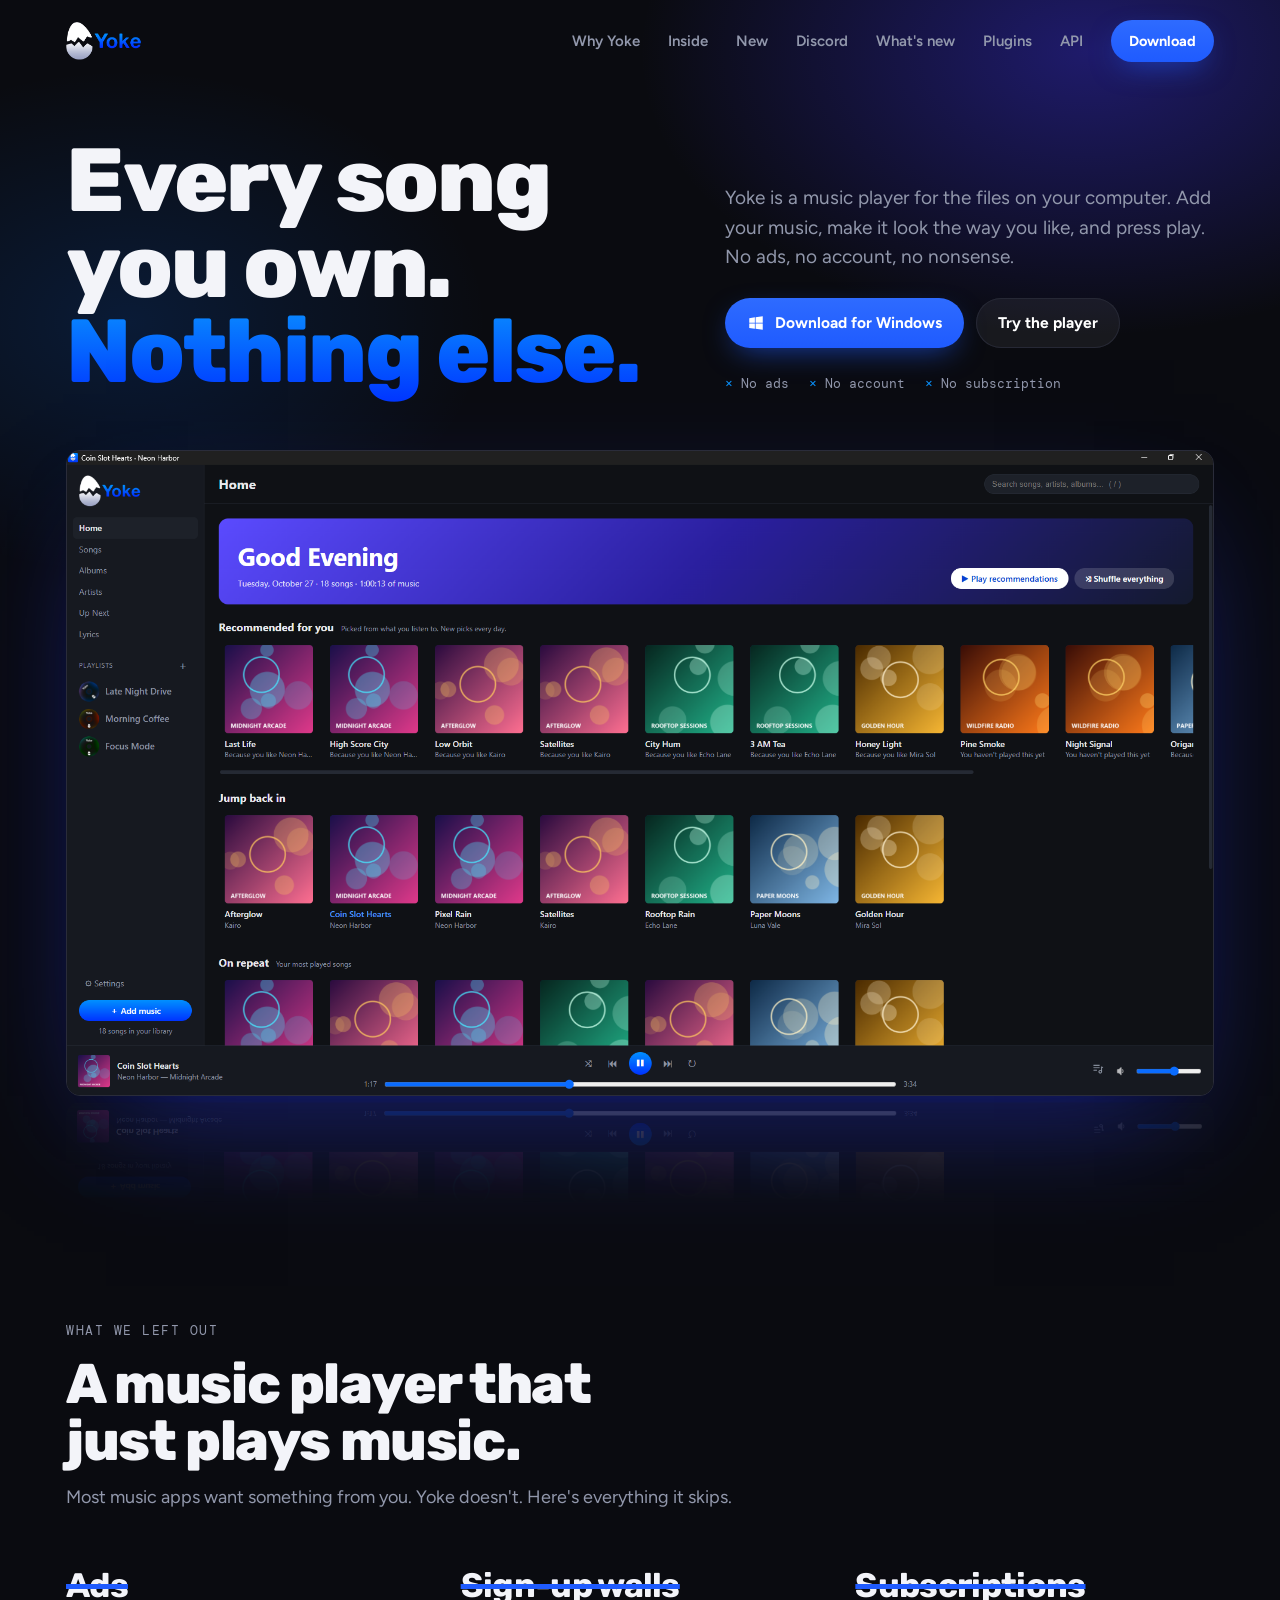
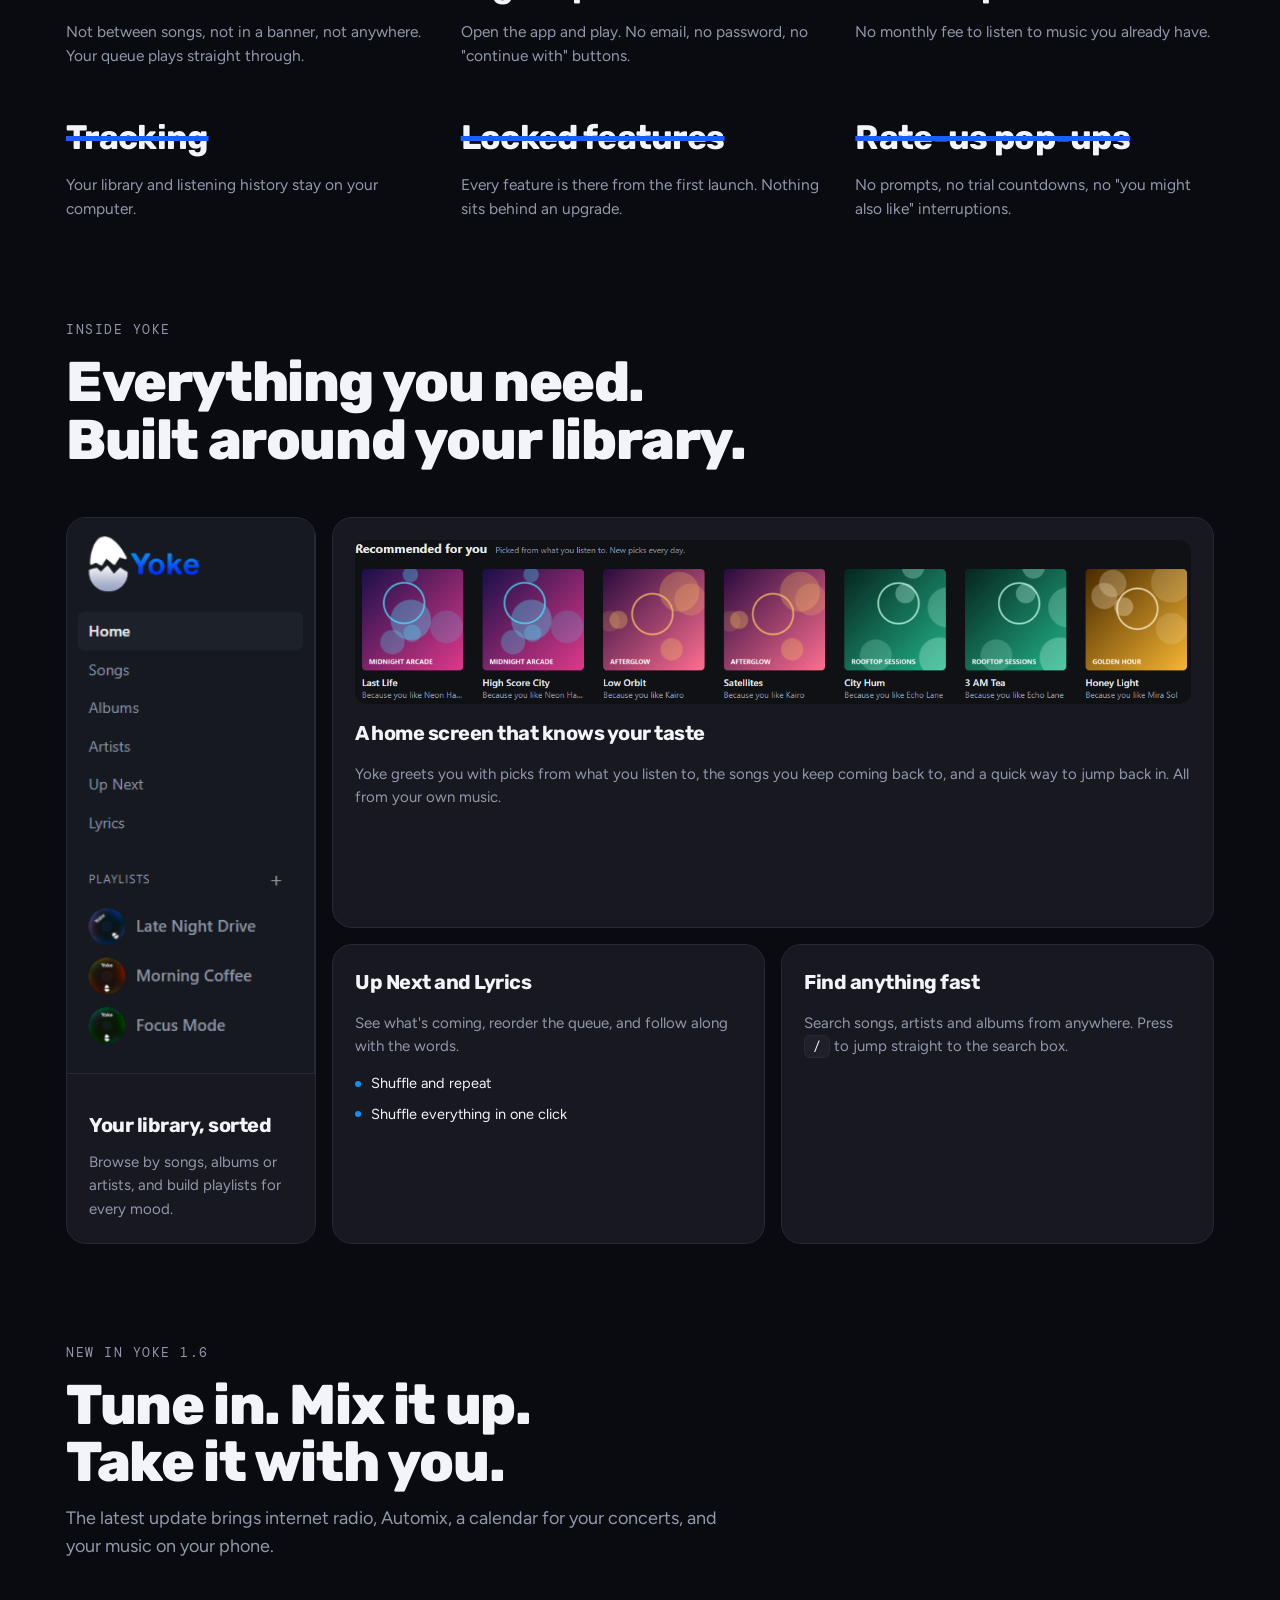
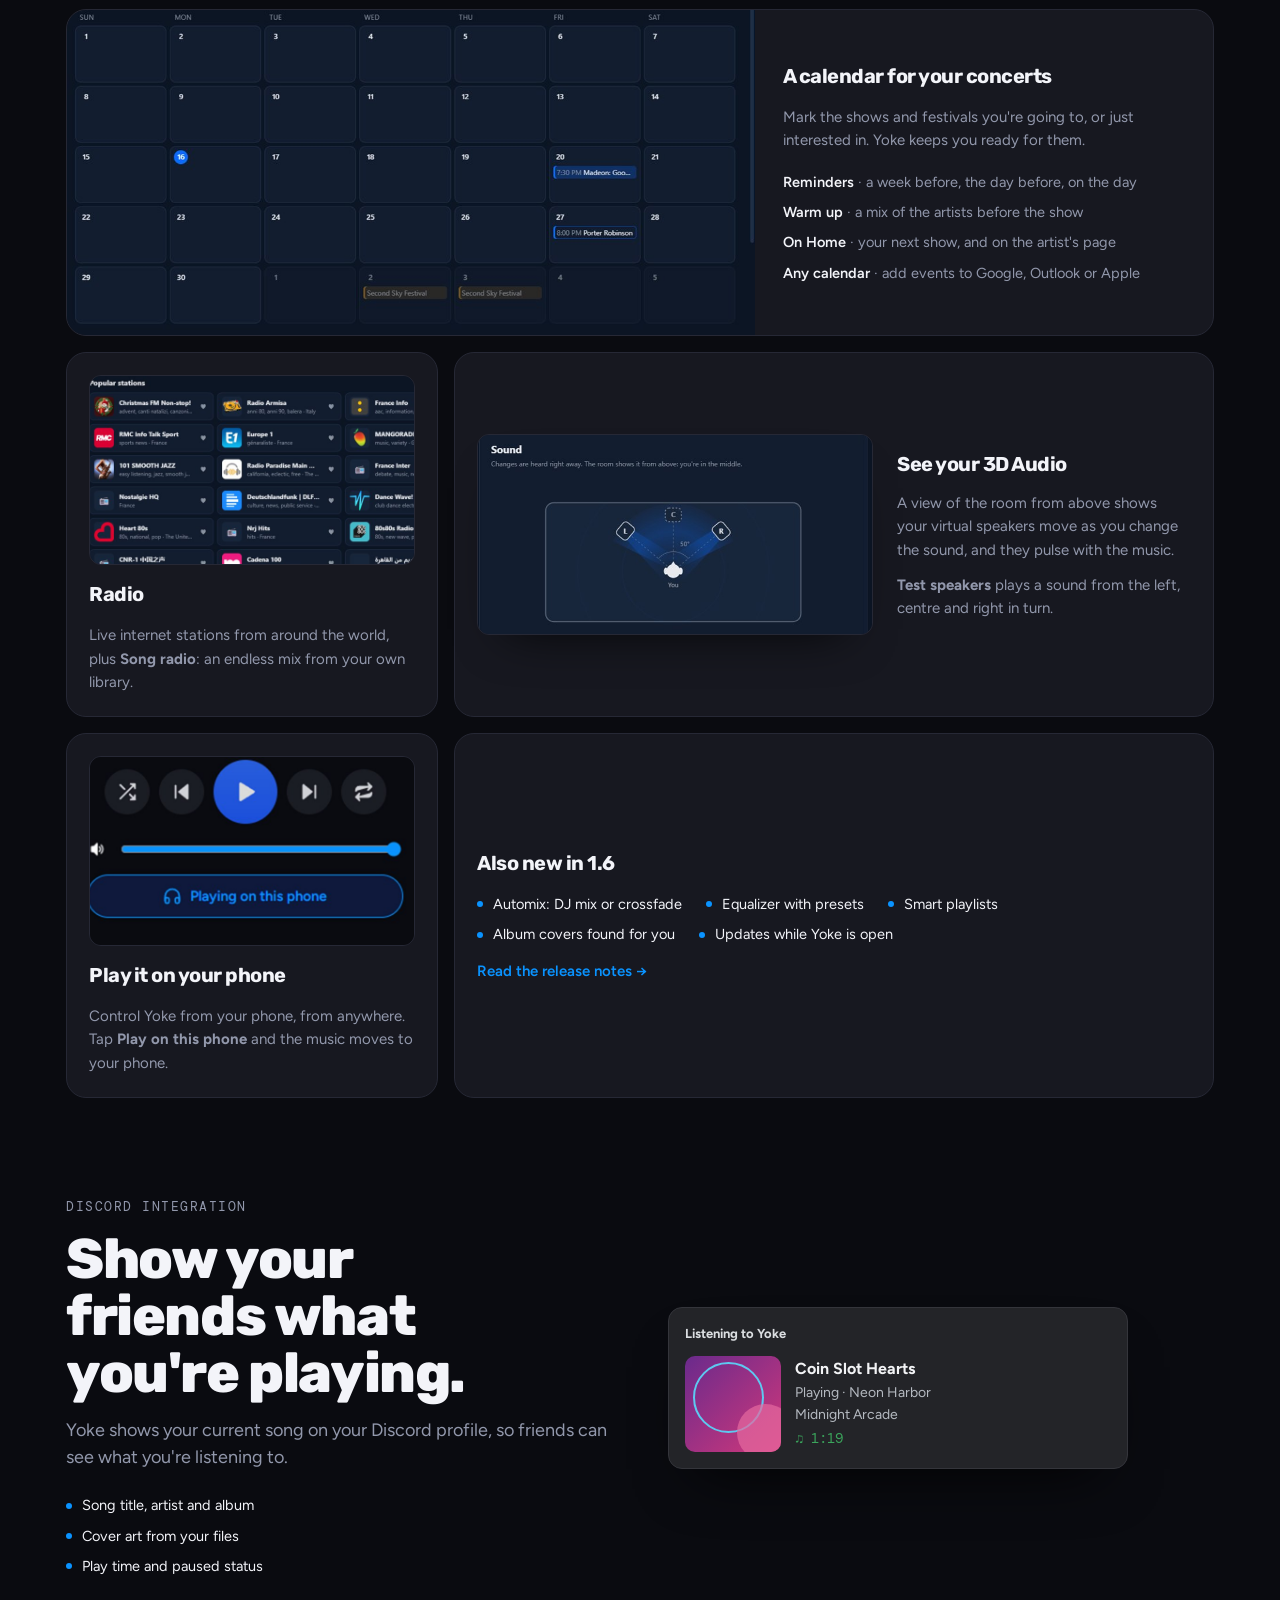
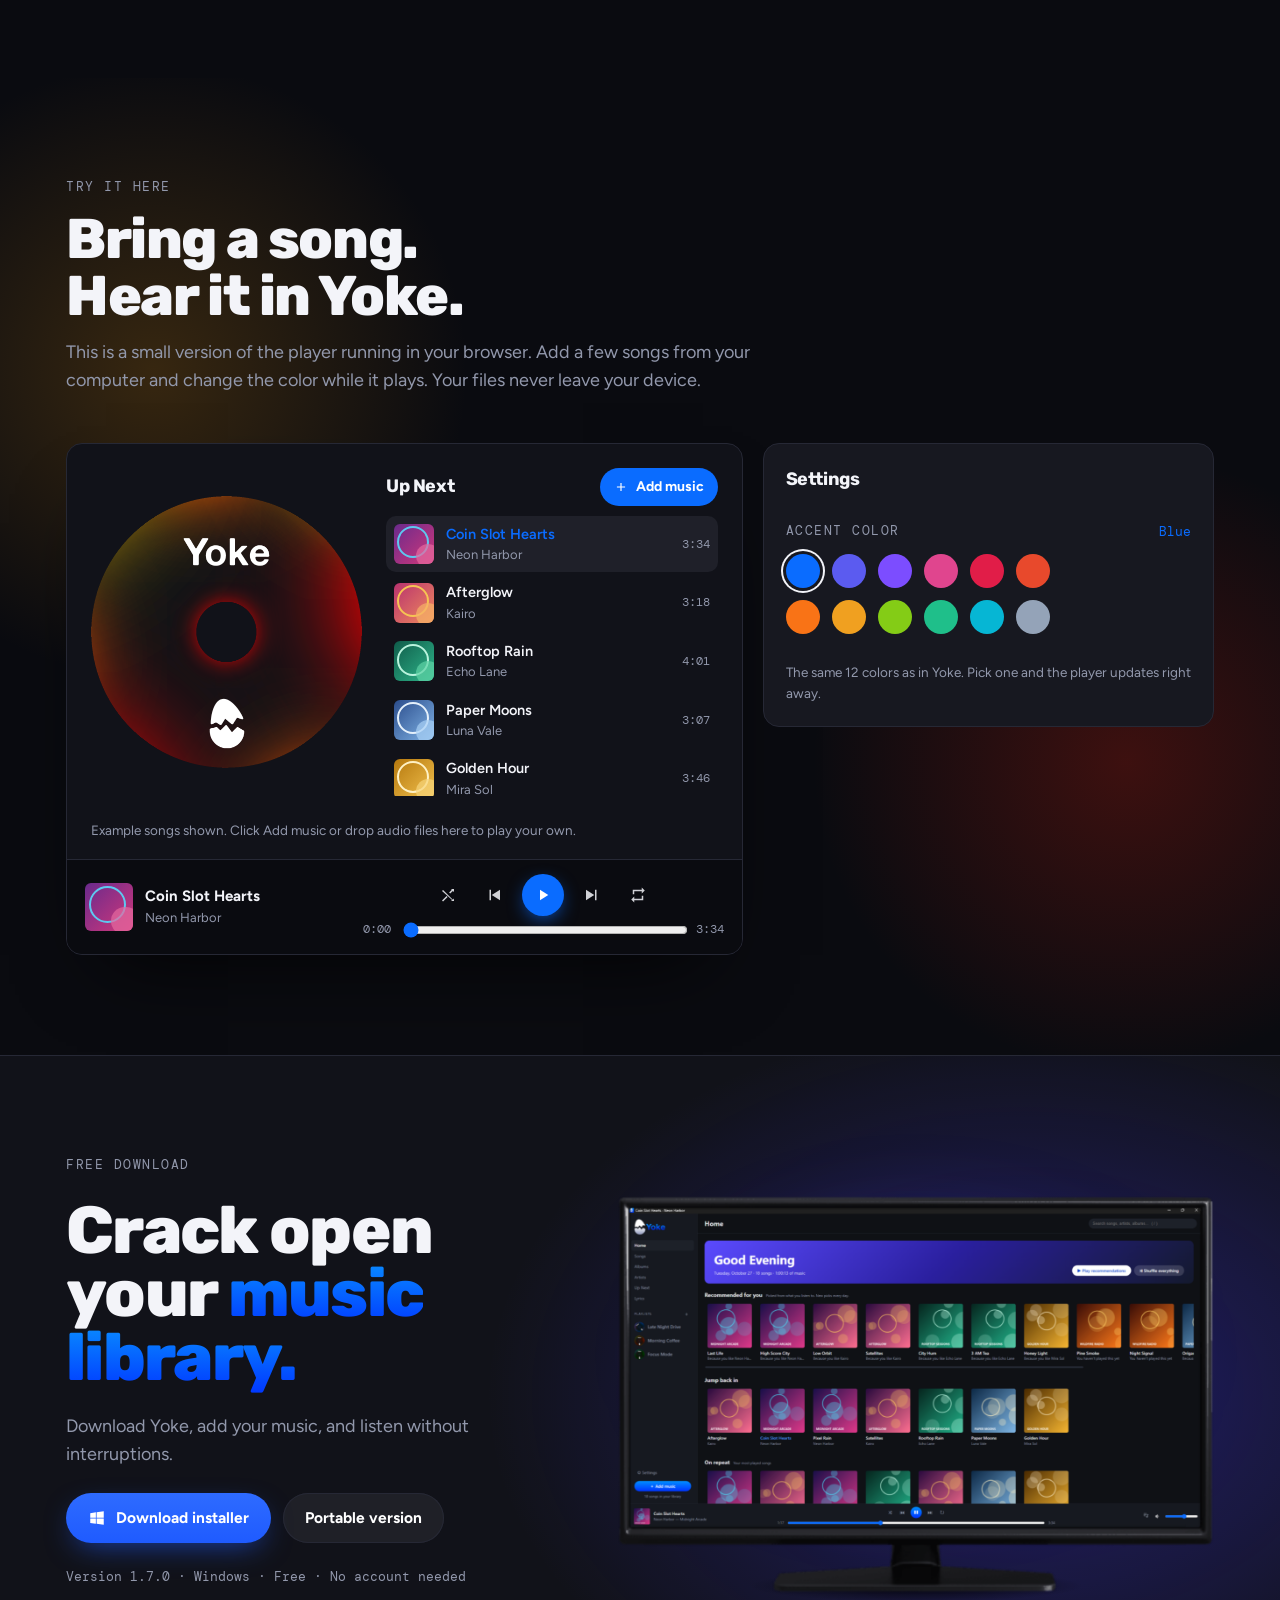
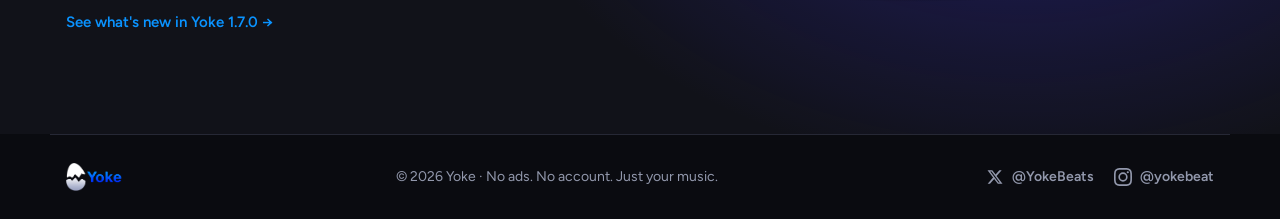
<file: index.html>
<!doctype html>
<html lang="en">
<head>
<meta charset="utf-8">
<meta name="viewport" content="width=device-width, initial-scale=1, viewport-fit=cover">
<title>Yoke</title>
<meta name="description" content="Yoke is a music player for the files you own. No ads, no account, no nonsense.">
<link rel="icon" type="image/png" sizes="32x32" href="assets/favicon-32.png">
<link rel="icon" type="image/png" sizes="192x192" href="assets/favicon-192.png">
<link rel="apple-touch-icon" href="assets/favicon-192.png">
<link rel="preconnect" href="https://fonts.googleapis.com">
<link rel="preconnect" href="https://fonts.gstatic.com" crossorigin>
<link rel="stylesheet" href="https://fonts.googleapis.com/css2?family=Rubik:wght@500;700;800&family=Figtree:wght@400;500;600;700&family=DM+Mono:wght@400;500&display=swap">
<link rel="stylesheet" href="assets/site.css">
<meta property="og:title" content="Yoke">
<meta property="og:description" content="A music player for the files you own. No ads, no account, no nonsense.">
<meta property="og:type" content="website">
<meta property="og:url" content="https://yokebeat.com/">
<meta property="og:image" content="https://yokebeat.com/assets/yoke-monitor.png">
<meta property="og:image:alt" content="Yoke running on a desktop monitor">
<meta name="theme-color" content="#0A0B10">
<meta name="twitter:card" content="summary_large_image">
<meta name="twitter:site" content="@YokeBeats">
</head>
<body>

<header class="wrap nav">
  <a class="logo" href="#top" aria-label="Yoke home"><img src="assets/yoke-wordmark.png" alt="Yoke" width="84" height="38"></a>
  <nav class="nav-links" aria-label="Main">
    <a href="#left-out">Why Yoke</a>
    <a href="#inside">Inside</a>
    <a href="#new">New</a>
    <a href="#discord">Discord</a>
    <a href="whats-new.html">What's new</a>
    <a href="plugins.html">Plugins</a>
    <a href="api.html">API</a>
    <a class="btn" href="#download">Download</a>
  </nav>
</header>

<main id="top">
  <div class="hero">
    <div class="wrap hero-top">
      <h1>Every song<br>you own.<br><span class="grad">Nothing else.</span></h1>
      <div>
        <p class="lede">Yoke is a music player for the files on your computer. Add your music, make it look the way you like, and press play. No ads, no account, no nonsense.</p>
        <div class="cta">
          <a class="btn" data-dl="setup" href="https://github.com/Itz-Stickman/yoke-releases/releases/download/v1.7.0/Yoke-Setup-1.7.0.exe" target="_blank" rel="noopener"><svg viewBox="0 0 24 24" aria-hidden="true"><path d="M3 5.5 10.5 4.4v7.1H3zm8.5-1.2L21 3v8.5h-9.5zM3 12.5h7.5v7.1L3 18.5zm8.5 0H21V21l-9.5-1.3z"/></svg>Download for Windows</a>
          <a class="btn ghost" href="#try">Try the player</a>
        </div>
        <div class="promise" aria-label="What Yoke doesn't have"><span>No ads</span><span>No account</span><span>No subscription</span></div>
      </div>
    </div>
    <div class="wrap shot">
      <div class="window"><img src="assets/yoke-app.png" alt="The Yoke app on Windows showing the Home screen: a Good Evening banner, Recommended for you, Jump back in, and the player bar playing Coin Slot Hearts by Neon Harbor." width="1919" height="1079"></div>
      <div class="reflect" aria-hidden="true"><img src="assets/yoke-app.png" alt="" width="1919" height="1079"></div>
    </div>
  </div>

  <section class="block" id="left-out">
    <div class="wrap">
      <div class="sec-head">
        <span class="label">What we left out</span>
        <h2>A music player that just plays music.</h2>
        <p>Most music apps want something from you. Yoke doesn't. Here's everything it skips.</p>
      </div>
      <div class="leftout">
        <div><s>Ads</s><p>Not between songs, not in a banner, not anywhere. Your queue plays straight through.</p></div>
        <div><s>Sign-up walls</s><p>Open the app and play. No email, no password, no "continue with" buttons.</p></div>
        <div><s>Subscriptions</s><p>No monthly fee to listen to music you already have.</p></div>
        <div><s>Tracking</s><p>Your library and listening history stay on your computer.</p></div>
        <div><s>Locked features</s><p>Every feature is there from the first launch. Nothing sits behind an upgrade.</p></div>
        <div><s>Rate-us pop-ups</s><p>No prompts, no trial countdowns, no "you might also like" interruptions.</p></div>
      </div>
    </div>
  </section>

  <section class="block" id="inside" style="padding-top:0">
    <div class="wrap">
      <div class="sec-head">
        <span class="label">Inside Yoke</span>
        <h2>Everything you need. Built around your library.</h2>
      </div>
      <div class="bento">
        <div class="card side">
          <div class="crop sidebar"><img src="assets/yoke-app.png" alt="Yoke sidebar with Home, Songs, Albums, Artists, Up Next, Lyrics and playlists named Late Night Drive, Morning Coffee and Focus Mode." width="1919" height="1079" loading="lazy"></div>
          <div class="txt">
            <h3>Your library, sorted</h3>
            <p>Browse by songs, albums or artists, and build playlists for every mood.</p>
          </div>
        </div>
        <div class="card home">
          <div class="crop row"><img src="assets/yoke-app.png" alt="Recommended for you row in Yoke, with songs like Last Life, High Score City and Low Orbit." width="1919" height="1079" loading="lazy"></div>
          <h3>A home screen that knows your taste</h3>
          <p>Yoke greets you with picks from what you listen to, the songs you keep coming back to, and a quick way to jump back in. All from your own music.</p>
        </div>
        <div class="card">
          <h3>Up Next and Lyrics</h3>
          <p>See what's coming, reorder the queue, and follow along with the words.</p>
          <ul class="mini-list"><li>Shuffle and repeat</li><li>Shuffle everything in one click</li></ul>
        </div>
        <div class="card">
          <h3>Find anything fast</h3>
          <p>Search songs, artists and albums from anywhere. Press <span class="kbd">/</span> to jump straight to the search box.</p>
        </div>
      </div>
    </div>
  </section>

  <section class="block" id="new" style="padding-top:0">
    <div class="wrap">
      <div class="sec-head">
        <span class="label">New in Yoke 1.6</span>
        <h2>Tune in. Mix it up. Take it with you.</h2>
        <p>The latest update brings internet radio, Automix, a calendar for your concerts, and your music on your phone.</p>
      </div>
      <div class="fresh">
        <article class="card viz">
          <div class="viz-shot"><img src="assets/feature-calendar.jpg" alt="Yoke's Calendar page: a November month view with concerts on the 20th and 27th and a two-day festival, and a Coming up list with a Warm up button." width="1032" height="488" loading="lazy"></div>
          <div class="viz-text">
            <h3>A calendar for your concerts</h3>
            <p>Mark the shows and festivals you're going to, or just interested in. Yoke keeps you ready for them.</p>
            <ul class="viz-list">
              <li><b>Reminders</b> · a week before, the day before, on the day</li>
              <li><b>Warm up</b> · a mix of the artists before the show</li>
              <li><b>On Home</b> · your next show, and on the artist's page</li>
              <li><b>Any calendar</b> · add events to Google, Outlook or Apple</li>
            </ul>
          </div>
        </article>
        <article class="card small">
          <div class="feature-art viz-art"><img src="assets/feature-radio.jpg" alt="Yoke's Radio page: a grid of internet radio stations with their logos and a heart to save each one." width="360" height="200" loading="lazy"></div>
          <h3>Radio</h3>
          <p>Live internet stations from around the world, plus <b>Song radio</b>: an endless mix from your own library.</p>
        </article>
        <article class="card wide">
          <div class="shot-frame"><img src="assets/feature-3d-room.jpg" alt="Yoke's 3D Audio settings: a room seen from above, with you in the middle and the left, centre and right virtual speakers around you." width="680" height="344" loading="lazy"></div>
          <div class="wide-text">
            <h3>See your 3D Audio</h3>
            <p>A view of the room from above shows your virtual speakers move as you change the sound, and they pulse with the music.</p>
            <p><b>Test speakers</b> plays a sound from the left, centre and right in turn.</p>
          </div>
        </article>
        <article class="card small">
          <div class="feature-art viz-art"><img src="assets/feature-phone.jpg" alt="Yoke Remote on a phone: play, skip, shuffle and repeat buttons, a volume slider, and a Playing on this phone button." width="360" height="200" loading="lazy"></div>
          <h3>Play it on your phone</h3>
          <p>Control Yoke from your phone, from anywhere. Tap <b>Play on this phone</b> and the music moves to your phone.</p>
        </article>
        <article class="card also">
          <h3>Also new in 1.6</h3>
          <ul class="mini-list">
            <li>Automix: DJ mix or crossfade</li>
            <li>Equalizer with presets</li>
            <li>Smart playlists</li>
            <li>Album covers found for you</li>
            <li>Updates while Yoke is open</li>
          </ul>
          <a class="changelog" href="whats-new.html">Read the release notes →</a>
        </article>
      </div>
    </div>
  </section>

  <section class="block" id="discord" style="padding-top:0">
    <div class="wrap discord">
      <div>
        <div class="sec-head">
          <span class="label">Discord integration</span>
          <h2>Show your friends what you're playing.</h2>
          <p>Yoke shows your current song on your Discord profile, so friends can see what you're listening to.</p>
        </div>
        <ul class="mini-list">
          <li>Song title, artist and album</li>
          <li>Cover art from your files</li>
          <li>Play time and paused status</li>
        </ul>
      </div>
      <div class="presence-wrap">
        <div class="presence" aria-label="Example of a Discord profile showing Yoke activity">
          <div class="p-head">Listening to Yoke</div>
          <div class="p-body">
            <span class="art" id="presence-art"></span>
            <div style="min-width:0">
              <div class="p-title">Coin Slot Hearts</div>
              <div class="p-line">Playing · Neon Harbor</div>
              <div class="p-line">Midnight Arcade</div>
              <div class="p-time" id="presence-time">♫ 1:17</div>
            </div>
          </div>
        </div>
      </div>
    </div>
  </section>

  <section class="block try" id="try">
    <div class="wrap">
      <div class="sec-head">
        <span class="label">Try it here</span>
        <h2>Bring a song. Hear it in Yoke.</h2>
        <p>This is a small version of the player running in your browser. Add a few songs from your computer and change the color while it plays. Your files never leave your device.</p>
      </div>
      <div class="demo">
        <div class="app" id="player" aria-label="Yoke player demo">
          <div class="app-main">
            <div class="disc-wrap"><img class="disc" src="assets/yoke-disc.png" alt="" width="1080" height="1080"></div>
            <div style="min-width:0">
              <div class="queue-head">
                <h3 id="lib-label">Up Next</h3>
                <label class="import">
                  <svg viewBox="0 0 24 24" width="14" height="14" aria-hidden="true"><path d="M11 5h2v6h6v2h-6v6h-2v-6H5v-2h6z" fill="currentColor"/></svg>
                  Add music
                  <input type="file" id="file" accept="audio/*,.flac,.opus,.ogg,.m4a,.wav,.mp3,.aac" multiple>
                </label>
              </div>
              <ol class="tracks" id="tracks"></ol>
            </div>
          </div>
          <p class="hint" id="hint">Example songs shown. Click Add music or drop audio files here to play your own.</p>
          <div class="bar">
            <div class="np">
              <span class="art" id="np-art"></span>
              <div>
                <div class="np-title" id="np-title">Coin Slot Hearts</div>
                <div class="np-artist" id="np-artist">Neon Harbor</div>
              </div>
            </div>
            <div class="transport">
              <div class="controls">
                <button class="ctl" id="shuffle" aria-label="Shuffle" aria-pressed="false"><svg viewBox="0 0 24 24"><path d="M16 4h4v4l-1.5-1.5-3.6 3.6-1.4-1.4 3.6-3.6zM4 6.6 5.4 5.2l13.1 13.1L20 16.8V20h-4l1.5-1.5L4 6.6zm6.1 6.7 1.4 1.4-6.1 6.1L4 19.4z"/></svg></button>
                <button class="ctl" id="prev" aria-label="Previous track"><svg viewBox="0 0 24 24"><path d="M6 5h2v14H6zM20 5v14L9 12z"/></svg></button>
                <button class="ctl play" id="play" aria-label="Play"><svg viewBox="0 0 24 24" id="play-icon"><path d="M8 5v14l11-7z"/></svg></button>
                <button class="ctl" id="next" aria-label="Next track"><svg viewBox="0 0 24 24"><path d="M16 5h2v14h-2zM4 5v14l11-7z"/></svg></button>
                <button class="ctl" id="repeat" aria-label="Repeat" aria-pressed="false"><svg viewBox="0 0 24 24"><path d="M7 7h10v3l4-4-4-4v3H5v6h2zm10 10H7v-3l-4 4 4 4v-3h12v-6h-2z"/></svg></button>
              </div>
              <div class="seek-row">
                <span id="t-cur">0:00</span>
                <input type="range" id="seek" min="0" max="1000" value="0" aria-label="Seek">
                <span id="t-dur">3:34</span>
              </div>
            </div>
          </div>
          <audio id="audio" preload="metadata"></audio>
        </div>

        <div class="settings">
          <h3>Settings</h3>
          <div class="field">
            <div class="field-head"><span class="label">Accent color</span><span class="accent-name" id="accent-name" aria-live="polite">Blue</span></div>
            <div class="swatches" role="radiogroup" aria-label="Accent color" id="swatches"></div>
          </div>
          <p class="note">The same 12 colors as in Yoke. Pick one and the player updates right away.</p>
        </div>
      </div>
    </div>
  </section>

  <section class="download" id="download">
    <div class="wrap">
      <div class="dl-text">
      <span class="label">Free download</span>
      <h2>Crack open your <span class="grad">music library.</span></h2>
      <p>Download Yoke, add your music, and listen without interruptions.</p>
      <div class="dl-row">
        <a class="btn" data-dl="setup" href="https://github.com/Itz-Stickman/yoke-releases/releases/download/v1.7.0/Yoke-Setup-1.7.0.exe" target="_blank" rel="noopener"><svg viewBox="0 0 24 24" aria-hidden="true"><path d="M3 5.5 10.5 4.4v7.1H3zm8.5-1.2L21 3v8.5h-9.5zM3 12.5h7.5v7.1L3 18.5zm8.5 0H21V21l-9.5-1.3z"/></svg>Download installer</a>
        <a class="btn ghost" data-dl="portable" href="https://github.com/Itz-Stickman/yoke-releases/releases/download/v1.7.0/Yoke-1.7.0-portable.exe" target="_blank" rel="noopener">Portable version</a>
      </div>
      <span class="meta">Version <span data-version>1.7.0</span> · Windows · Free · No account needed</span>
      <a class="changelog" href="whats-new.html">See what's new in Yoke <span data-version>1.7.0</span> →</a>
      </div>
      <div class="monitor"><img src="assets/yoke-monitor.png" alt="Yoke running on a desktop monitor, showing the Home screen and the player bar." width="1360" height="908" loading="lazy"></div>
    </div>
  </section>
</main>

<footer>
  <div class="wrap">
    <img src="assets/yoke-wordmark.png" alt="Yoke" width="62" height="28">
    <span>© 2026 Yoke · No ads. No account. Just your music.</span>
    <nav class="social" aria-label="Yoke on social media">
      <a href="https://x.com/YokeBeats" target="_blank" rel="noopener me"><svg viewBox="0 0 24 24" aria-hidden="true"><path d="M17.8 3h3.1l-6.8 7.7L22 21h-6.2l-4.9-6.4L5.3 21H2.2l7.2-8.3L2 3h6.4l4.4 5.8L17.8 3zm-1.1 16.2h1.7L7.4 4.7H5.6l11.1 14.5z"/></svg><span>@YokeBeats</span></a>
      <a href="https://www.instagram.com/yokebeat/" target="_blank" rel="noopener me"><svg viewBox="0 0 24 24" aria-hidden="true"><path d="M12 2.2c3.2 0 3.6 0 4.8.1 3.2.1 4.8 1.7 4.9 4.9.1 1.3.1 1.6.1 4.8s0 3.6-.1 4.8c-.1 3.2-1.7 4.8-4.9 4.9-1.3.1-1.6.1-4.8.1s-3.6 0-4.8-.1c-3.3-.1-4.8-1.7-4.9-4.9-.1-1.3-.1-1.6-.1-4.8s0-3.6.1-4.8C2.4 4 3.9 2.4 7.2 2.3c1.2-.1 1.6-.1 4.8-.1zM12 0C8.7 0 8.3 0 7.1.1 2.7.3.3 2.7.1 7.1 0 8.3 0 8.7 0 12s0 3.7.1 4.9c.2 4.4 2.6 6.8 7 7 1.2.1 1.6.1 4.9.1s3.7 0 4.9-.1c4.4-.2 6.8-2.6 7-7 .1-1.2.1-1.6.1-4.9s0-3.7-.1-4.9c-.2-4.4-2.6-6.8-7-7C15.7 0 15.3 0 12 0zm0 5.8a6.2 6.2 0 1 0 0 12.4 6.2 6.2 0 0 0 0-12.4zM12 16a4 4 0 1 1 0-8 4 4 0 0 1 0 8zm6.4-11.8a1.4 1.4 0 1 0 0 2.9 1.4 1.4 0 0 0 0-2.9z"/></svg><span>@yokebeat</span></a>
    </nav>
  </div>
</footer>

<script src="assets/releases.js"></script>
<script>
(() => {
  const $ = (id) => document.getElementById(id);
  const audio = $('audio');
  const ICON_PLAY = '<path d="M8 5v14l11-7z"/>';
  const ICON_PAUSE = '<path d="M6 5h4v14H6zM14 5h4v14h-4z"/>';

  // Cover art palettes taken from the app's album tiles.
  const ARTS = [
    ['linear-gradient(135deg,#6A2A8C,#D2387A)', '#E56AA0', '#5EC8F0'],
    ['linear-gradient(135deg,#B8326E,#F08A5D)', '#F7B267', '#F6C453'],
    ['linear-gradient(135deg,#0F5C4A,#2FB58A)', '#5FD3A6', '#B9F3DD'],
    ['linear-gradient(135deg,#2B4D8C,#7FB2E5)', '#A9D0F5', '#E4F0FB'],
    ['linear-gradient(135deg,#B5780E,#F2C14E)', '#F7D57A', '#FFF1C4'],
    ['linear-gradient(135deg,#B33A12,#F07A2C)', '#F59E5B', '#FFD2A6']
  ];
  const paintArt = (el, n) => {
    const a = ARTS[n % ARTS.length];
    el.style.setProperty('--a1', a[0]); el.style.setProperty('--a2', a[1]); el.style.setProperty('--a3', a[2]);
  };

  const state = {
    imported: false, i: 0, shuffle: false, repeat: false,
    tracks: [
      { title: 'Coin Slot Hearts', artist: 'Neon Harbor', dur: 214, art: 0 },
      { title: 'Afterglow', artist: 'Kairo', dur: 198, art: 1 },
      { title: 'Rooftop Rain', artist: 'Echo Lane', dur: 241, art: 2 },
      { title: 'Paper Moons', artist: 'Luna Vale', dur: 187, art: 3 },
      { title: 'Golden Hour', artist: 'Mira Sol', dur: 226, art: 4 },
      { title: 'Pine Smoke', artist: 'Wildfire Radio', dur: 205, art: 5 }
    ]
  };

  const fmtTime = (s) => {
    if (!isFinite(s) || s < 0) return '0:00';
    s = Math.floor(s);
    return Math.floor(s / 60) + ':' + String(s % 60).padStart(2, '0');
  };

  // ---------- Track list ----------
  function renderList() {
    const ol = $('tracks');
    ol.innerHTML = '';
    state.tracks.forEach((t, i) => {
      const li = document.createElement('li');
      const b = document.createElement('button');
      b.setAttribute('aria-current', i === state.i ? 'true' : 'false');
      b.innerHTML = '<span class="art"></span><span class="t-main"><span class="t-title"></span><span class="t-artist"></span></span><span class="t-dur"></span>';
      paintArt(b.querySelector('.art'), t.art);
      b.querySelector('.t-title').textContent = t.title;
      b.querySelector('.t-artist').textContent = t.artist;
      b.querySelector('.t-dur').textContent = t.dur ? fmtTime(t.dur) : '–:––';
      b.addEventListener('click', () => { load(i); play(); });
      li.appendChild(b);
      ol.appendChild(li);
    });
    $('lib-label').textContent = state.imported ? 'Your songs · ' + state.tracks.length : 'Up Next';
  }

  function showNowPlaying() {
    const t = state.tracks[state.i];
    $('np-title').textContent = t.title;
    $('np-artist').textContent = t.artist;
    paintArt($('np-art'), t.art);
    $('t-dur').textContent = fmtTime(t.dur);
    $('t-cur').textContent = '0:00';
    $('seek').value = 0;
  }

  function load(i) {
    state.i = (i + state.tracks.length) % state.tracks.length;
    const t = state.tracks[state.i];
    if (t.url) audio.src = t.url; else { audio.pause(); audio.removeAttribute('src'); audio.load(); }
    showNowPlaying();
    renderList();
  }
  function nextIndex() {
    if (state.shuffle && state.tracks.length > 1) {
      let n; do { n = Math.floor(Math.random() * state.tracks.length); } while (n === state.i);
      return n;
    }
    return state.i + 1;
  }

  function flashHint(msg) {
    const h = $('hint');
    h.textContent = msg;
    h.classList.add('flash');
    setTimeout(() => h.classList.remove('flash'), 1800);
  }

  function play() {
    const t = state.tracks[state.i];
    if (!t.url) { flashHint('That one is an example. Click Add music to play a song from your computer.'); return; }
    audio.play().catch(() => {});
  }
  const toggle = () => { audio.paused ? play() : audio.pause(); };
  const player = $('player');

  function setPlaying(on) {
    $('play-icon').innerHTML = on ? ICON_PAUSE : ICON_PLAY;
    $('play').setAttribute('aria-label', on ? 'Pause' : 'Play');
    player.classList.toggle('playing', on);
  }

  $('play').addEventListener('click', toggle);
  $('prev').addEventListener('click', () => {
    if (audio.currentTime > 3) { audio.currentTime = 0; return; }
    const was = !audio.paused; load(state.i - 1); if (was) play();
  });
  $('next').addEventListener('click', () => { const was = !audio.paused; load(nextIndex()); if (was) play(); });
  ['shuffle', 'repeat'].forEach((k) => $(k).addEventListener('click', () => {
    state[k] = !state[k]; $(k).setAttribute('aria-pressed', String(state[k]));
  }));
  audio.addEventListener('play', () => setPlaying(true));
  audio.addEventListener('pause', () => setPlaying(false));
  audio.addEventListener('ended', () => {
    if (state.repeat) { audio.currentTime = 0; play(); return; }
    if (state.tracks.length > 1) { load(nextIndex()); play(); }
  });
  audio.addEventListener('loadedmetadata', () => {
    const t = state.tracks[state.i];
    t.dur = audio.duration; $('t-dur').textContent = fmtTime(t.dur); renderList();
  });
  audio.addEventListener('timeupdate', () => {
    if (!audio.duration) return;
    $('seek').value = Math.round(audio.currentTime / audio.duration * 1000);
    $('t-cur').textContent = fmtTime(audio.currentTime);
  });
  $('seek').addEventListener('input', (e) => {
    if (audio.duration) audio.currentTime = (e.target.value / 1000) * audio.duration;
  });

  // ---------- Add music ----------
  const AUDIO_EXT = /\.(mp3|flac|wav|m4a|aac|ogg|oga|opus|aiff?|webm)$/i;
  function addFiles(list) {
    const files = Array.from(list).filter((f) => (f.type && f.type.startsWith('audio/')) || AUDIO_EXT.test(f.name));
    if (!files.length) { flashHint("Those don't look like audio files. Try MP3, FLAC, WAV, M4A, OGG or OPUS."); return; }
    if (!state.imported) { state.tracks = []; state.imported = true; }
    const start = state.tracks.length;
    files.forEach((f, n) => {
      const base = f.name.replace(/\.[^.]+$/, '');
      const parts = base.split(/\s+-\s+/);
      const t = {
        title: parts.length > 1 ? parts.slice(1).join(' - ') : base,
        artist: parts.length > 1 ? parts[0] : 'Unknown artist',
        dur: 0, art: start + n, url: URL.createObjectURL(f)
      };
      state.tracks.push(t);
      const probe = new Audio();
      probe.preload = 'metadata';
      probe.addEventListener('loadedmetadata', () => { t.dur = probe.duration; renderList(); if (state.tracks[state.i] === t) $('t-dur').textContent = fmtTime(t.dur); });
      probe.src = t.url;
    });
    load(start);
    play();
    $('hint').textContent = files.length + (files.length === 1 ? ' song' : ' songs') + ' added. Nothing was uploaded; it all plays from your device.';
  }
  $('file').addEventListener('change', (e) => { addFiles(e.target.files); e.target.value = ''; });
  ['dragenter', 'dragover'].forEach((ev) => player.addEventListener(ev, (e) => { e.preventDefault(); player.classList.add('drag'); }));
  ['dragleave', 'drop'].forEach((ev) => player.addEventListener(ev, (e) => { e.preventDefault(); if (ev === 'drop' || !player.contains(e.relatedTarget)) player.classList.remove('drag'); }));
  player.addEventListener('drop', (e) => { if (e.dataTransfer && e.dataTransfer.files.length) addFiles(e.dataTransfer.files); });

  // ---------- Settings ----------
  // Yoke's 12 accent colors, in the app's order. Light ones get dark text, like the app.
  const ACCENTS = [
    ['Blue', '#0A6CFF'], ['Indigo', '#5B5BF0'], ['Violet', '#7C4DFF'], ['Pink', '#E0458E'],
    ['Crimson', '#E11D48'], ['Ember', '#E8492C'], ['Orange', '#F97316'], ['Amber', '#F0A020', 'dark'],
    ['Lime', '#84CC16', 'dark'], ['Mint', '#1FBF8A'], ['Cyan', '#06B6D4'], ['Silver', '#94A3B8', 'dark']
  ];
  const saved = (() => { try { return JSON.parse(localStorage.getItem('yoke-demo') || '{}'); } catch (e) { return {}; } })();
  const sw = $('swatches');
  ACCENTS.forEach(([name, c]) => {
    const b = document.createElement('button');
    b.className = 'swatch'; b.setAttribute('role', 'radio'); b.setAttribute('aria-label', name);
    b.id = 'accent-' + name.toLowerCase().replace(/\s+/g, '-');
    b.style.setProperty('--c', c);
    b.dataset.c = c;
    b.addEventListener('click', () => setAccent(c));
    sw.appendChild(b);
  });
  function setAccent(c) {
    const [name, , ink] = ACCENTS.find((a) => a[1] === c);
    try { localStorage.setItem('yoke-demo', JSON.stringify({ accent: c })); } catch (e) {}
    document.documentElement.style.setProperty('--pa', c);
    document.documentElement.style.setProperty('--pa-ink', ink === 'dark' ? '#0A0B10' : '#FFFFFF');
    $('accent-name').textContent = name;
    sw.querySelectorAll('.swatch').forEach((b) => b.setAttribute('aria-checked', b.dataset.c === c ? 'true' : 'false'));
  }

  setAccent(ACCENTS.some((a) => a[1] === saved.accent) ? saved.accent : ACCENTS[0][1]);
  load(0);

  // ---------- Discord card clock ----------
  paintArt($('presence-art'), 0);
  let presenceSec = 77;
  setInterval(() => { presenceSec = (presenceSec + 1) % 214; $('presence-time').textContent = '♫ ' + fmtTime(presenceSec); }, 1000);

  // ---------- Keep download links on the newest release ----------
  YokeReleases.load().then(YokeReleases.applyDownloads).catch(() => {});
})();
</script>
</body>
</html>
</file>
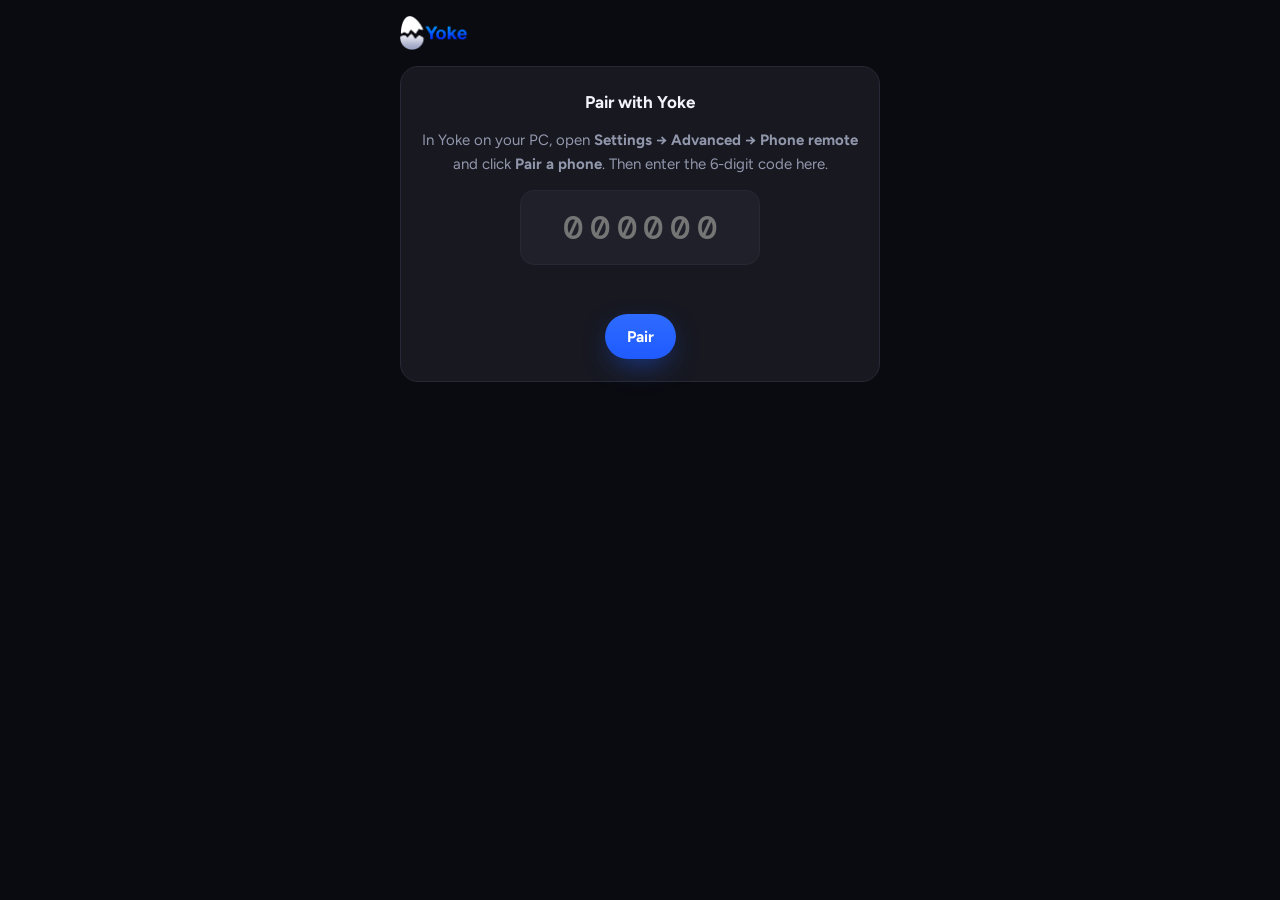
<file: dev-remote/index.html>
<!doctype html>
<html lang="en">
<head>
<meta charset="utf-8">
<meta name="viewport" content="width=device-width, initial-scale=1">
<meta name="robots" content="noindex">
<title>Yoke Remote</title>
<link rel="canonical" href="https://yokebeat.com/remote/">
<style>body { margin: 0; background: #0A0B10; color: #8b93a1; font: 15px system-ui, sans-serif; display: grid; place-items: center; height: 100vh; } a { color: #4d9bff; }</style>
<!-- The phone remote moved to /remote. Keep the #pairing code from older QR codes. -->
<script>location.replace('../remote/' + location.hash);</script>
</head>
<body><p>Yoke Remote has moved to <a href="../remote/">yokebeat.com/remote</a>.</p></body>
</html>
</file>
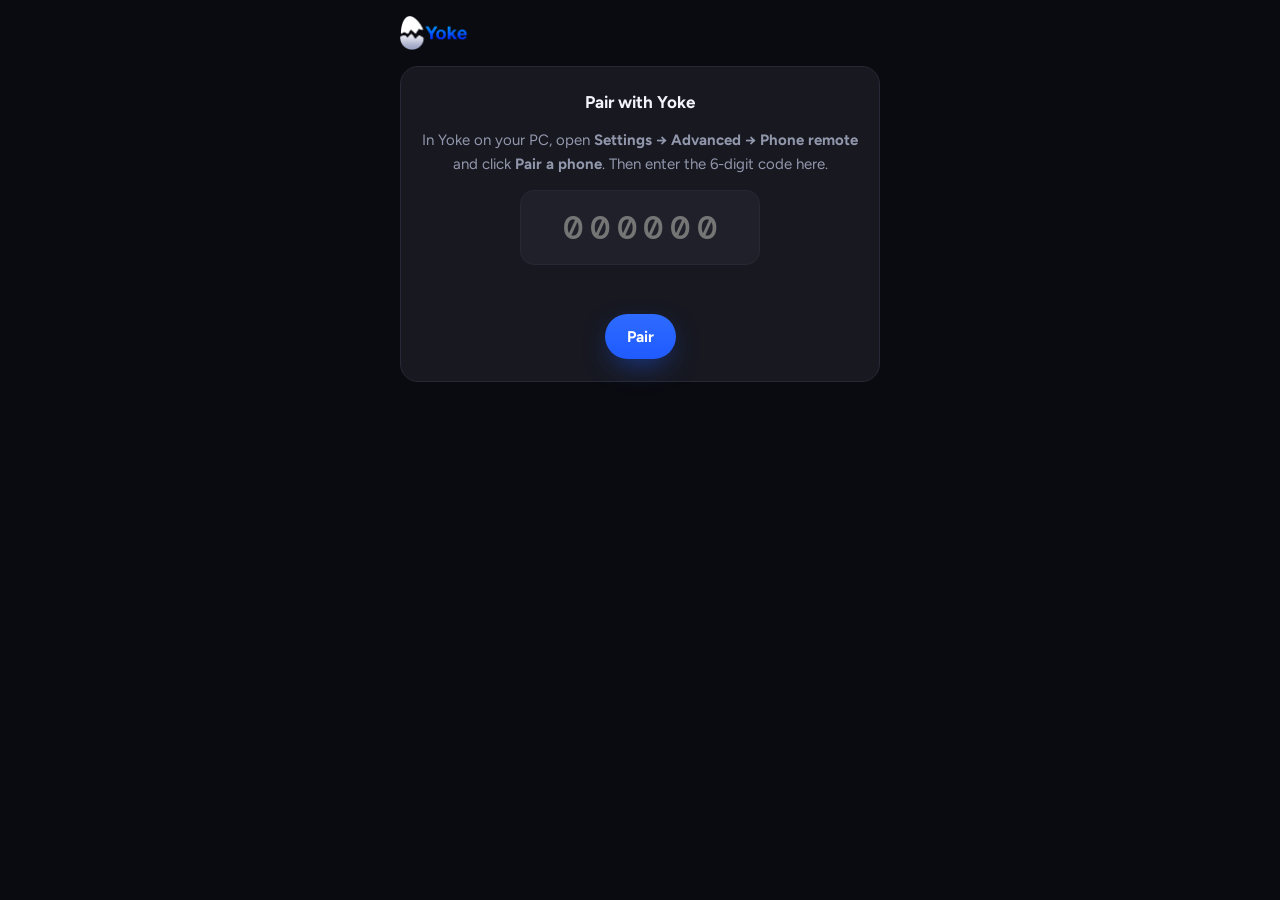
<file: remote/index.html>
<!doctype html>
<html lang="en">
<head>
<meta charset="utf-8">
<meta name="viewport" content="width=device-width, initial-scale=1, viewport-fit=cover">
<title>Yoke Remote</title>
<meta name="description" content="Control Yoke on your PC from your phone.">
<meta name="robots" content="noindex">
<link rel="icon" type="image/png" sizes="32x32" href="../assets/favicon-32.png">
<link rel="apple-touch-icon" href="../assets/favicon-192.png">
<link rel="manifest" href="manifest.json">
<meta name="apple-mobile-web-app-capable" content="yes">
<meta name="apple-mobile-web-app-title" content="Yoke Remote">
<meta name="theme-color" content="#0A0B10">
<link rel="preconnect" href="https://fonts.googleapis.com">
<link rel="preconnect" href="https://fonts.gstatic.com" crossorigin>
<link rel="stylesheet" href="https://fonts.googleapis.com/css2?family=Rubik:wght@500;700;800&family=Figtree:wght@400;500;600;700&family=DM+Mono:wght@400;500&display=swap">
<link rel="stylesheet" href="../assets/site.css">
<style>
  body { padding: max(16px, env(safe-area-inset-top, 0px)) 16px max(24px, env(safe-area-inset-bottom, 0px)); }
  main { max-width: 480px; margin: 0 auto; display: grid; gap: 16px; }
  .top { display: flex; align-items: center; justify-content: space-between; gap: 12px; }
  .top img { height: 34px; width: auto; }
  .link { background: none; border: 0; padding: 4px; color: var(--muted); font: inherit; font-size: 14px; cursor: pointer; text-decoration: underline; }
  .card { background: var(--panel); border: 1px solid var(--line); border-radius: 18px; padding: 22px 18px; }
  .center { display: grid; justify-items: center; gap: 14px; text-align: center; }
  .msg { color: var(--muted); font-size: 15px; }
  .msg.bad { color: #ff6b6e; min-height: 1.4em; }
  .spinner { width: 34px; height: 34px; border-radius: 50%; border: 3px solid var(--line); border-top-color: var(--blue-hi); animation: spin .9s linear infinite; }
  @keyframes spin { to { transform: rotate(360deg); } }
  .code-input {
    width: 240px; max-width: 100%; text-align: center; font: 500 34px/1 var(--font-mono); letter-spacing: .2em;
    background: var(--panel-hi); color: var(--ink); border: 1px solid var(--line); border-radius: 14px; padding: 14px 0 14px .2em;
  }
  .code-input:focus { outline: none; border-color: var(--blue-hi); }
  .art { width: min(72vw, 300px); height: min(72vw, 300px); border-radius: 18px; object-fit: cover; background: var(--panel-hi); justify-self: center; }
  .title { font-family: var(--font-display); font-size: 22px; font-weight: 700; overflow-wrap: anywhere; }
  .now { display: grid; gap: 8px; text-align: center; }
  .times { display: flex; justify-content: space-between; color: var(--muted); font: 13px var(--font-mono); }
  input[type=range] { width: 100%; accent-color: var(--blue-hi); }
  .controls { display: flex; align-items: center; justify-content: center; gap: 10px; }
  .ctl {
    width: 48px; height: 48px; border-radius: 50%; border: 0; background: var(--panel-hi); color: var(--ink);
    display: grid; place-items: center; cursor: pointer; padding: 0;
  }
  .ctl svg { width: 22px; height: 22px; display: block; }
  .ctl.main { width: 68px; height: 68px; color: #fff; background: linear-gradient(180deg, #2E6BFF, var(--blue)); }
  .ctl.main svg { width: 32px; height: 32px; }
  .ctl.on { color: var(--blue-hi); background: rgba(31, 91, 255, .18); }
  .volume { display: flex; align-items: center; gap: 12px; }
  .vol-icon { width: 22px; height: 22px; object-fit: contain; flex: none; }
  .tabs { display: flex; gap: 6px; }
  .tabs button { flex: 1; display: flex; align-items: center; justify-content: center; gap: 7px; padding: 9px 0; border: 1px solid var(--line); border-radius: 999px; background: none; color: var(--muted); font: 600 14px var(--font-body); cursor: pointer; }
  .tabs button.on { background: var(--panel-hi); color: var(--ink); }
  .tabs svg { width: 16px; height: 16px; display: block; flex: none; }
  .search { width: 100%; padding: 11px 14px; background: var(--panel-hi); color: var(--ink); border: 1px solid var(--line); border-radius: 12px; font: inherit; }
  .rows { list-style: none; margin: 0; padding: 0; display: grid; gap: 6px; }
  .rows button { width: 100%; text-align: left; padding: 10px 12px; background: var(--panel); border: 1px solid var(--line); border-radius: 10px; color: var(--ink); font: inherit; cursor: pointer; }
  .rows small { display: block; color: var(--muted); }
  .listen { display: flex; align-items: center; justify-content: center; gap: 9px; width: 100%; padding: 12px 0; border: 1px solid var(--line); border-radius: 999px; background: none; color: var(--ink); font: 600 15px var(--font-body); cursor: pointer; }
  .listen svg { width: 20px; height: 20px; display: block; }
  .listen.on { background: rgba(31, 91, 255, .18); border-color: var(--blue-hi); color: var(--blue-hi); }
  .listen-note { color: var(--muted); font-size: 13px; text-align: center; margin-top: -8px; min-height: 1.2em; }
  .lost { background: #2a1418; border: 1px solid #7a2a32; border-radius: 12px; padding: 10px 12px; font-size: 14px; }
</style>
</head>
<body>
<main>
  <div class="top">
    <img src="../assets/yoke-wordmark.png" alt="Yoke">
    <button class="link" id="unpair" hidden>Unpair</button>
  </div>

  <div class="card center" id="step-wait">
    <div class="spinner" aria-hidden="true"></div>
    <div class="msg" id="wait-msg">Connecting to your PC…</div>
    <button class="btn" id="retry" hidden>Try again</button>
  </div>

  <form class="card center" id="step-start" hidden>
    <b>Pair with Yoke</b>
    <p class="msg">In Yoke on your PC, open <b>Settings → Advanced → Phone remote</b> and click <b>Pair a phone</b>. Then enter the 6-digit code here.</p>
    <input class="code-input" id="start-code" inputmode="numeric" autocomplete="one-time-code" maxlength="6" placeholder="000000" aria-label="6-digit code">
    <div class="msg bad" id="start-err"></div>
    <button class="btn" type="submit">Pair</button>
  </form>

  <form class="card center" id="step-code" hidden>
    <b>Enter the 6-digit code shown in Yoke on your PC</b>
    <input class="code-input" id="code" inputmode="numeric" autocomplete="one-time-code" maxlength="6" placeholder="000000" aria-label="6-digit code">
    <div class="msg bad" id="code-err"></div>
    <button class="btn" type="submit">Pair</button>
  </form>

  <div id="step-remote" hidden style="display:grid;gap:16px">
    <div class="lost" id="lost" hidden>Lost the connection to your PC. Reconnecting…</div>
    <div class="now">
      <img class="art" id="art" alt="">
      <div class="title" id="title">Nothing playing</div>
      <div class="msg" id="artist"></div>
    </div>
    <div id="seek-wrap">
      <input type="range" id="seek" min="0" max="1000" value="0" aria-label="Position">
      <div class="times"><span id="pos">0:00</span><span id="len">0:00</span></div>
    </div>
    <div class="controls">
      <button class="ctl" id="shuffle" aria-label="Shuffle"></button>
      <button class="ctl" id="prev" aria-label="Previous"></button>
      <button class="ctl main" id="toggle" aria-label="Play or pause"></button>
      <button class="ctl" id="next" aria-label="Next"></button>
      <button class="ctl" id="repeat" aria-label="Repeat"></button>
    </div>
    <div class="volume">
      <img class="vol-icon" id="vol-icon" src="icons/volume-medium.png" alt="">
      <input type="range" id="volume" min="0" max="1" step="0.01" value="0.8" aria-label="Volume on your PC">
    </div>
    <button class="listen" id="listen" aria-pressed="false"></button>
    <div class="listen-note" id="listen-note"></div>
    <div class="tabs">
      <button data-tab="search" class="on"></button>
      <button data-tab="playlists"></button>
      <button data-tab="stations"></button>
      <button data-tab="podcasts"></button>
    </div>
    <input class="search" id="search" type="search" placeholder="Search your library" aria-label="Search your library">
    <ul class="rows" id="rows"></ul>
    <div class="msg" id="note"></div>
  </div>
</main>

<script>
  // Protocol must match the "phone remote" section of Yoke's public/app.js.
  const RELAY = 'wss://yoke-relay.yoke-relay.workers.dev';
  const PING_MS = 30000;
  const SAVED = 'yoke-remote';
  const RETRY_MS = 5000;
  const COMMAND_TIMEOUT_MS = 10000;
  const $ = (id) => document.getElementById(id);
  // Same 24px icons as Yoke's player bar (public/app.js).
  const svg = (body, fill = 'none') => `<svg viewBox="0 0 24 24" fill="${fill}" stroke="currentColor" stroke-width="2" stroke-linecap="round" stroke-linejoin="round" aria-hidden="true">${body}</svg>`;
  const ICONS = {
    shuffle: svg('<path d="M16 3h5v5"/><path d="M4 20 21 3"/><path d="M21 16v5h-5"/><path d="m15 15 6 6"/><path d="M4 4l5 5"/>'),
    prev: svg('<path d="M19 20 9 12l10-8z" fill="currentColor"/><path d="M5 19V5"/>'),
    next: svg('<path d="m5 4 10 8-10 8z" fill="currentColor"/><path d="M19 5v14"/>'),
    repeat: svg('<path d="m17 2 4 4-4 4"/><path d="M3 11v-1a4 4 0 0 1 4-4h14"/><path d="m7 22-4-4 4-4"/><path d="M21 13v1a4 4 0 0 1-4 4H3"/>'),
    repeatOne: svg('<path d="m17 2 4 4-4 4"/><path d="M3 11v-1a4 4 0 0 1 4-4h14"/><path d="m7 22-4-4 4-4"/><path d="M21 13v1a4 4 0 0 1-4 4H3"/><path d="M11 10h1v4"/>'),
    play: svg('<path d="M8 5.5v13l10.5-6.5z"/>', 'currentColor'),
    pause: svg('<rect x="6" y="5" width="4" height="14" rx="1"/><rect x="14" y="5" width="4" height="14" rx="1"/>', 'currentColor'),
    search: svg('<circle cx="11" cy="11" r="7"/><path d="m20 20-3.5-3.5"/>'),
    playlists: svg('<path d="M3 6h13"/><path d="M3 12h9"/><path d="M3 18h6"/><path d="M16 18V9l5-1.5"/><circle cx="14" cy="18" r="2"/>'),
    headphones: svg('<path d="M3 18v-6a9 9 0 0 1 18 0v6"/><path d="M21 19a2 2 0 0 1-2 2h-1a2 2 0 0 1-2-2v-3a2 2 0 0 1 2-2h3zM3 19a2 2 0 0 0 2 2h1a2 2 0 0 0 2-2v-3a2 2 0 0 0-2-2H3z"/>'),
    podcasts: svg('<rect x="9" y="2" width="6" height="12" rx="3"/><path d="M5 11a7 7 0 0 0 14 0"/><path d="M12 18v4"/><path d="M8 22h8"/>'),
    stations: svg('<circle cx="12" cy="12" r="2"/><path d="M16.2 7.8a6 6 0 0 1 0 8.4"/><path d="M7.8 16.2a6 6 0 0 1 0-8.4"/><path d="M19 5a10 10 0 0 1 0 14"/><path d="M5 19A10 10 0 0 1 5 5"/>'),
  };
  for (const id of ['shuffle', 'prev', 'next', 'repeat']) $(id).innerHTML = ICONS[id];
  $('toggle').innerHTML = ICONS.play;
  for (const [tabName, label] of [['search', 'Search'], ['playlists', 'Playlists'], ['stations', 'Radio'], ['podcasts', 'Podcasts']]) {
    document.querySelector(`[data-tab="${tabName}"]`).innerHTML = `${ICONS[tabName]}<span>${label}</span>`;
  }
  const volumeIcon = (v, muted) => (muted || v === 0 ? 'muted' : v < 0.34 ? 'low' : v < 0.67 ? 'medium' : 'high');
  const STEPS = ['step-wait', 'step-start', 'step-code', 'step-remote'];
  const show = (id) => STEPS.forEach((s) => ($(s).hidden = s !== id));
  const fmt = (s) => `${Math.floor(s / 60)}:${String(Math.floor(s % 60)).padStart(2, '0')}`;
  const device = /iPhone/.test(navigator.userAgent) ? 'iPhone' : /iPad/.test(navigator.userAgent) ? 'iPad'
    : /Android/.test(navigator.userAgent) ? 'Android phone' : 'Browser';

  const load = () => { try { return JSON.parse(localStorage.getItem(SAVED)); } catch { return null; } };
  const save = (v) => { try { localStorage.setItem(SAVED, JSON.stringify(v)); } catch { /* stays for this visit */ } };
  const forget = () => { try { localStorage.removeItem(SAVED); } catch { /* nothing saved */ } };

  let conn = null, ready = false, retry = null, peerId = null;
  let player = null, received = 0, seeking = false, seq = 0;
  const waiting = new Map();

  function wait(text, canRetry = false) {
    show('step-wait');
    $('wait-msg').textContent = text;
    $('retry').hidden = !canRetry;
    document.querySelector('.spinner').hidden = canRetry;
  }

  function disconnect() {
    clearTimeout(retry);
    const old = conn;
    conn = null;
    ready = false;
    old?.shut();
  }

  function connect(first, onFail = failed) {
    disconnect();
    const ws = new WebSocket(`${RELAY}/join/${peerId}`);
    let ping;
    const mine = {
      get open() { return ws.readyState === WebSocket.OPEN; },
      send: (msg) => ws.send(JSON.stringify(msg)),
      shut: () => { clearInterval(ping); ws.close(); },
    };
    conn = mine;
    // Events from a connection we've already replaced are ignored.
    const fail = () => {
      clearTimeout(giveUp);
      clearInterval(ping);
      if (conn === mine) onFail();
    };
    const giveUp = setTimeout(fail, 20000);
    ws.onopen = () => {
      clearTimeout(giveUp);
      mine.send(first);
      ping = setInterval(() => ws.send('ping'), PING_MS);
    };
    ws.onmessage = (e) => { if (e.data !== 'pong') onMessage(JSON.parse(e.data)); };
    ws.onclose = fail;
  }

  // Pairing with only the code: it's what a home-screen app needs, since a QR code can't open it.
  function pairByCode(code) {
    $('start-err').textContent = '';
    wait('Connecting to your PC…');
    peerId = `yokebeat-pair-${code}`;
    connect({ type: 'pair-code', code, device }, () => {
      disconnect();
      show('step-start');
      $('start-code').value = '';
      $('start-err').textContent = "No Yoke found with that code. Check it, and keep Yoke's Pair a phone window open.";
    });
  }

  function failed() {
    const wasReady = ready;
    disconnect();
    ear.pause(); // the PC pauses too when it loses a phone that was playing
    const saved = load();
    if (saved) {
      if (wasReady) $('lost').hidden = false;
      else wait("Can't reach your PC. Make sure it's on, Yoke is open and the phone remote is turned on.", true);
      retry = setTimeout(reconnect, RETRY_MS);
    } else {
      wait("Couldn't connect. Open Pair a phone in Yoke and scan the QR code again.", true);
    }
  }

  function reconnect() {
    const saved = load();
    if (!saved) return start();
    peerId = saved.peerId;
    connect({ type: 'hello', id: saved.id, token: saved.token });
  }

  function onMessage(msg) {
    if (msg.type === 'need-code') {
      show('step-code');
      $('code').focus();
    } else if (msg.type === 'wrong-code') {
      $('code').value = '';
      $('code-err').textContent = `That code isn't right. ${msg.left} ${msg.left === 1 ? 'try' : 'tries'} left.`;
    } else if (msg.type === 'paired') {
      save({ peerId: msg.peerId || peerId, id: msg.id, token: msg.token });
      // Paired by code: that connection is temporary, so move to the PC's real one.
      if (msg.peerId) reconnect();
    } else if (msg.type === 'denied') {
      if (msg.reason === 'unpaired') forget();
      disconnect();
      if (msg.reason === 'tries') wait('Too many wrong codes. Start pairing again in Yoke.', true);
      else if (msg.reason === 'unpaired') { $('unpair').hidden = true; show('step-start'); }
      else wait('That code has expired. Click Pair a phone in Yoke to get a new one.', true);
    } else if (msg.type === 'state') {
      if (!ready) {
        ready = true;
        show('step-remote');
        $('unpair').hidden = false;
        loadTab();
        // Reconnected while playing on this phone: carry on.
        if (wantListen && !msg.state.listening) cmd('listen', { on: true }).catch(() => {});
      }
      $('lost').hidden = true;
      player = msg.state;
      received = Date.now();
      draw();
      sync();
    } else if (msg.type === 'cover') {
      $('art').src = msg.cover || '../assets/yoke-disc.png';
    } else if (msg.type === 'reply' && waiting.has(msg.id)) {
      const { resolve, reject, timer } = waiting.get(msg.id);
      clearTimeout(timer);
      waiting.delete(msg.id);
      if (msg.ok) resolve(msg.result);
      else reject(new Error(msg.error));
    }
  }

  function cmd(name, args = {}, { timeout = COMMAND_TIMEOUT_MS, quiet = false } = {}) {
    if (!conn?.open) return Promise.reject(new Error('Not connected to your PC.'));
    const id = ++seq;
    return new Promise((resolve, reject) => {
      const timer = setTimeout(() => {
        waiting.delete(id);
        reject(new Error('Your PC did not respond.'));
      }, timeout);
      waiting.set(id, { resolve, reject, timer });
      conn.send({ type: 'cmd', id, name, args });
    }).catch((err) => {
      if (!quiet) $('note').textContent = err.message;
      throw err;
    });
  }
  const press = (name, args) => { $('note').textContent = ''; cmd(name, args).catch(() => {}); };

  function position() {
    if (!player) return 0;
    return player.position + (player.playing ? (Date.now() - received) / 1000 : 0);
  }

  function draw() {
    const t = player?.track;
    $('title').textContent = t ? t.title : 'Nothing playing';
    $('artist').textContent = t ? t.artist : '';
    $('toggle').innerHTML = player?.playing ? ICONS.pause : ICONS.play;
    $('shuffle').classList.toggle('on', Boolean(player?.shuffle));
    $('repeat').classList.toggle('on', player && player.repeat !== 'off');
    $('repeat').innerHTML = player?.repeat === 'one' ? ICONS.repeatOne : ICONS.repeat;
    const here = Boolean(player?.listening);
    const level = here ? ear.volume : player?.volume ?? 0.8;
    $('vol-icon').src = `icons/volume-${volumeIcon(level, !here && player?.muted)}.png`;
    $('volume').setAttribute('aria-label', here ? 'Volume on this phone' : 'Volume on your PC');
    if (document.activeElement !== $('volume')) $('volume').value = level;
    $('listen').classList.toggle('on', here);
    $('listen').setAttribute('aria-pressed', String(here));
    $('listen').innerHTML = `${ICONS.headphones}<span>${here ? 'Playing on this phone' : 'Play on this phone'}</span>`;
    if (here && !player.phoneOk && t) listenNote('This one plays on your PC (radio, CDs and copy-protected songs stay there).');
    else if (!here || (/plays on your PC/.test($('listen-note').textContent))) listenNote('');
    if ('mediaSession' in navigator && here && t) {
      navigator.mediaSession.metadata = new MediaMetadata({ title: t.title, artist: t.artist, album: t.album || '', artwork: $('art').src.startsWith('data:') ? [{ src: $('art').src, sizes: '320x320', type: 'image/jpeg' }] : [] });
      navigator.mediaSession.playbackState = player.playing ? 'playing' : 'paused';
    }
    tick();
  }

  function tick() {
    if (!player || seeking) return;
    const len = player.duration;
    $('seek-wrap').hidden = !len; // live radio has no length
    if (!len) return;
    const pos = Math.min(position(), len);
    $('seek').value = (pos / len) * 1000;
    $('pos').textContent = fmt(pos);
    $('len').textContent = fmt(len);
  }
  setInterval(tick, 1000);

  // ----- lists -----
  let tab = 'search';
  function rows(list, label, sub, onPick) {
    const ul = $('rows');
    ul.replaceChildren(...list.map((item) => {
      const li = document.createElement('li');
      const b = document.createElement('button');
      b.textContent = label(item);
      const small = document.createElement('small');
      small.textContent = sub(item);
      b.append(small);
      b.onclick = () => onPick(item);
      li.append(b);
      return li;
    }));
  }
  async function loadTab() {
    $('search').hidden = tab !== 'search';
    $('rows').replaceChildren();
    $('note').textContent = '';
    if (tab === 'search') return runSearch();
    try {
      if (tab === 'playlists') {
        const list = await cmd('playlists');
        rows(list, (p) => p.name, (p) => `${p.count} song${p.count === 1 ? '' : 's'}`, (p) => press('playPlaylist', { id: p.id }));
        if (!list.length) $('note').textContent = 'No playlists yet.';
      } else if (tab === 'podcasts') {
        await loadPodcasts();
      } else {
        const list = await cmd('stations');
        rows(list, (s) => s.name, (s) => s.tags, (s) => press('playStation', { uuid: s.uuid }));
        if (!list.length) $('note').textContent = 'Stations you ♥ in Yoke show up here.';
      }
    } catch { /* shown in the note */ }
  }
  // Podcasts: the shows followed in Yoke on the PC, then a show's episodes.
  let podShow = null; // { id, title } while looking at a show
  const podDate = (iso) => (iso ? new Date(iso).toLocaleDateString(undefined, { day: 'numeric', month: 'short' }) : '');
  const podLength = (s) => (s >= 3600 ? `${Math.floor(s / 3600)} h ${Math.round((s % 3600) / 60)} min` : s ? `${Math.max(1, Math.round(s / 60))} min` : '');
  async function loadPodcasts() {
    if (!podShow) {
      const list = await cmd('podcasts');
      rows(list, (s) => s.title, (s) => [s.author, s.downloaded ? `${s.downloaded} downloaded` : ''].filter(Boolean).join(' · '), (s) => {
        podShow = { id: s.id, title: s.title };
        loadTab();
      });
      if (!list.length) $('note').textContent = 'Podcasts you follow in Yoke on your PC show up here.';
      return;
    }
    const episodes = await cmd('podcastEpisodes', { id: podShow.id });
    rows([{ back: true }, ...episodes],
      (e) => (e.back ? `← ${podShow.title}` : e.title),
      (e) => (e.back ? 'All podcasts' : [podDate(e.date), podLength(e.duration), e.finished ? 'Played' : e.position ? 'Started' : '', e.downloaded ? 'Downloaded' : ''].filter(Boolean).join(' · ')),
      (e) => {
        if (e.back) { podShow = null; return loadTab(); }
        press('playEpisode', { showId: podShow.id, episodeId: e.id });
      });
  }

  let searchTimer = null;
  async function runSearch() {
    const q = $('search').value.trim();
    if (!q) return $('rows').replaceChildren();
    try {
      const list = await cmd('search', { q });
      rows(list, (t) => t.title, (t) => t.artist, (t) => press('playTracks', { trackIds: [t.id] }));
      $('note').textContent = list.length ? '' : 'No songs found.';
    } catch { /* shown in the note */ }
  }
  $('search').oninput = () => {
    clearTimeout(searchTimer);
    searchTimer = setTimeout(runSearch, 300);
  };
  document.querySelectorAll('[data-tab]').forEach((b) => (b.onclick = () => {
    tab = b.dataset.tab;
    document.querySelectorAll('[data-tab]').forEach((x) => x.classList.toggle('on', x === b));
    loadTab();
  }));

  // ----- controls -----
  $('toggle').onclick = () => {
    if (player?.listening && player.playing && ear.paused && loadedId) { listenNote(''); return ear.play().catch(() => {}); }
    press('toggle');
  };
  $('next').onclick = () => press('next');
  $('prev').onclick = () => press('previous');
  $('shuffle').onclick = () => press('shuffle');
  $('repeat').onclick = () => press('repeat');
  $('seek').oninput = () => { seeking = true; };
  $('seek').onchange = () => {
    seeking = false;
    if (player?.duration) press('seek', { position: ($('seek').value / 1000) * player.duration });
  };
  let volumeTimer = null;
  $('volume').oninput = () => {
    if (player?.listening) {
      ear.volume = Number($('volume').value); // phones may leave this to their volume buttons
      try { localStorage.setItem('yoke-remote-volume', String(ear.volume)); } catch { /* not saved */ }
      return draw();
    }
    clearTimeout(volumeTimer);
    volumeTimer = setTimeout(() => press('volume', { volume: Number($('volume').value) }), 120);
  };

  // ----- playing on this phone -----
  // Yoke on the PC keeps running silently as the clock; this phone plays the same song in step.
  // Songs come from the PC in pieces through the relay (see "playing on the phone" in Yoke).
  const ear = new Audio();
  ear.preload = 'auto';
  try { ear.volume = Number(localStorage.getItem('yoke-remote-volume') ?? 1); } catch { /* full volume */ }
  const SILENCE = '[data-uri]';
  // Songs being fetched or fetched, by track id (the last few). A long MP3 can start once its first
  // part is here: it plays from what has arrived, and switches to the whole file a little before
  // that part runs out (download is far faster than playback).
  const songs = new Map();
  const START_BYTES = 1.5 * 1024 * 1024;
  const SWAP_BEFORE_END = 30; // seconds
  let wantListen = false, loadedId = null, loadingId = null, loadedSong = null, loadedUrl = null, loadedParts = 0, loadedBytes = 0, swapping = false;
  const listenNote = (text) => { $('listen-note').textContent = text; };

  function decode(base64) {
    const text = atob(base64);
    const bytes = new Uint8Array(text.length);
    for (let i = 0; i < text.length; i++) bytes[i] = text.charCodeAt(i);
    return bytes;
  }

  // Starts fetching a song in pieces, three at a time.
  function getSong(id) {
    if (songs.has(id)) return songs.get(id);
    const song = { id, type: '', size: 0, pieces: [], loaded: 0, contiguous: 0, fullUrl: null, failed: null, listeners: new Set() };
    const changed = () => song.listeners.forEach((fn) => fn());
    song.whole = (async () => {
      const first = await cmd('audio', { id, part: 0 }, { timeout: 120000, quiet: true }); // may be converting first
      Object.assign(song, { type: first.type, size: first.size, pieces: new Array(first.parts), parts: first.parts });
      song.pieces[0] = decode(first.data);
      song.loaded = 1;
      let nextPart = 1;
      const advance = () => { while (song.contiguous < song.parts && song.pieces[song.contiguous]) song.contiguous++; changed(); };
      advance();
      const worker = async () => {
        while (nextPart < song.parts) {
          const part = nextPart++;
          song.pieces[part] = decode((await cmd('audio', { id, part }, { timeout: 30000, quiet: true })).data);
          song.loaded++;
          advance();
        }
      };
      await Promise.all([worker(), worker(), worker()]);
      song.fullUrl = URL.createObjectURL(new Blob(song.pieces, { type: song.type }));
      song.pieces = []; // the blob has them now
      changed();
      return song.fullUrl;
    })();
    song.whole.catch((err) => { song.failed = err; songs.delete(id); changed(); });
    songs.set(id, song);
    // Keep the current and next songs; let older ones go.
    while (songs.size > 3) {
      const [oldId, old] = songs.entries().next().value;
      songs.delete(oldId);
      if (old.fullUrl && oldId !== loadedId) URL.revokeObjectURL(old.fullUrl);
    }
    return song;
  }

  // A big MP3 (over 12 MB: the PC couldn't make it smaller) can play from just its start; anything
  // else waits for the whole file, which takes a few seconds.
  const canStartEarly = (song) => song.type === 'audio/mpeg' && song.size > 12 * 1024 * 1024;
  const contiguousBytes = (song) => song.pieces.slice(0, song.contiguous).reduce((n, p) => n + p.length, 0);
  // What can be played right now: the whole file, or the start of an MP3.
  function playableUrl(song) {
    if (song.fullUrl) return song.fullUrl;
    if (canStartEarly(song) && contiguousBytes(song) >= START_BYTES) return URL.createObjectURL(new Blob(song.pieces.slice(0, song.contiguous), { type: song.type }));
    return null;
  }

  function setEar(song, url) {
    if (loadedUrl && loadedUrl !== url && loadedUrl !== loadedSong?.fullUrl) URL.revokeObjectURL(loadedUrl);
    loadedSong = song;
    loadedUrl = url;
    loadedParts = url === song.fullUrl ? song.parts : song.contiguous;
    loadedBytes = url === song.fullUrl ? song.size : contiguousBytes(song);
    ear.src = url;
  }

  // Waits until the song can start, then tells the PC (which waits for the phone at each new song).
  function playDirect(id, url) {
    loadingId = null;
    if (loadedUrl && loadedUrl.startsWith('blob:') && loadedUrl !== loadedSong?.fullUrl) URL.revokeObjectURL(loadedUrl);
    loadedSong = null;
    loadedUrl = url;
    loadedParts = 0;
    loadedBytes = 0;
    ear.src = url;
    loadedId = id;
    listenNote('');
    cmd('listenReady', { id }, { quiet: true }).catch(() => {});
    sync();
  }

  function loadSong(id) {
    if (player?.track?.id === id && player.track.streamUrl) return playDirect(id, player.track.streamUrl); // a podcast
    if (loadingId === id) return;
    loadingId = id;
    const song = getSong(id);
    const step = () => {
      if (loadingId !== id) return song.listeners.delete(step);
      if (song.failed) {
        song.listeners.delete(step);
        loadingId = null;
        return listenNote(song.failed.message || "Couldn't get the song from your PC.");
      }
      const url = playableUrl(song);
      if (!url) {
        const got = song.parts ? song.loaded / song.parts : 0;
        const need = canStartEarly(song) ? Math.min(1, contiguousBytes(song) / START_BYTES) : got;
        return listenNote(`Getting the song ready… ${Math.round(need * 100)}%`);
      }
      song.listeners.delete(step);
      loadingId = null;
      if (player?.track?.id !== id || !player.listening) return;
      setEar(song, url);
      loadedId = id;
      listenNote('');
      cmd('listenReady', { id }, { quiet: true }).catch(() => {});
      sync();
      // Next song in the background, once this one is all here, so the change is quick.
      song.whole.then(() => { if (player?.nextId) getSong(player.nextId); }, () => {});
    };
    song.listeners.add(step);
    step();
  }

  // Seconds of the song in what's loaded. A partial MP3 claims the whole song's length, so go by bytes.
  function haveSeconds() {
    if (!loadedSong || loadedUrl === loadedSong.fullUrl) return Infinity;
    const length = player?.duration || (Number.isFinite(ear.duration) ? ear.duration : 0);
    return length * (loadedBytes / (loadedSong.size || 1));
  }

  // Playing the start of a long MP3: move to more of it shortly before it runs out (or now, after
  // a seek past it).
  function topUp(force = false) {
    const song = loadedSong;
    if (!song || swapping || loadedUrl === song.fullUrl) return;
    const left = haveSeconds() - ear.currentTime;
    if (!force && left > SWAP_BEFORE_END) return;
    if (!song.fullUrl && song.contiguous <= loadedParts) return; // nothing new has arrived
    const url = song.fullUrl || playableUrl(song);
    if (!url) return;
    swapping = true;
    const at = ear.currentTime;
    setEar(song, url);
    ear.addEventListener('loadedmetadata', () => {
      ear.currentTime = at;
      swapping = false;
      sync();
    }, { once: true });
  }

  // Follows the PC: same song, playing or paused, and within 1.5 s of its position.
  function sync() {
    if (!player?.listening || !player.phoneOk || !player.track) {
      if (!ear.paused) ear.pause();
      return;
    }
    const id = player.track.id;
    if (loadedId !== id) {
      if (!ear.paused) ear.pause();
      return loadSong(id);
    }
    // Already have it (back to the same song): let the PC know straight away.
    if (player.waiting) cmd('listenReady', { id }, { quiet: true }).catch(() => {});
    if (swapping) return;
    if (player.playing) {
      const want = position();
      if (want > haveSeconds() - 1) {
        // Ahead of what has arrived (a jump forward): wait until that part is here.
        if (!ear.paused) ear.pause();
        const song = loadedSong;
        const arrived = song.fullUrl ? Infinity : (player.duration || 0) * (contiguousBytes(song) / (song.size || 1));
        listenNote(`Getting that part of the song… ${Math.round(Math.min(1, arrived / want) * 100)}%`);
        if (arrived > want + 5) topUp(true);
        return;
      }
      if (/^Getting/.test($('listen-note').textContent)) listenNote('');
      if (ear.paused) {
        ear.currentTime = want;
        ear.play().catch(() => listenNote('Tap ▶ to start the sound on this phone.'));
      } else if (Math.abs(ear.currentTime - want) > 1.5) {
        ear.currentTime = want;
      }
      topUp();
    } else if (!ear.paused) {
      ear.pause();
    }
  }
  setInterval(sync, 2000);
  ear.addEventListener('timeupdate', topUp);

  $('listen').onclick = async () => {
    if (player?.listening) {
      wantListen = false;
      ear.pause();
      return press('listen', { on: false });
    }
    // Phones only allow sound that starts from a tap, so start it now (silently).
    ear.src = SILENCE;
    ear.play().catch(() => {});
    loadedId = null;
    wantListen = true;
    press('listen', { on: true });
  };
  if ('mediaSession' in navigator) {
    // Lock-screen and headphone buttons.
    navigator.mediaSession.setActionHandler('play', () => press('play'));
    navigator.mediaSession.setActionHandler('pause', () => press('pause'));
    navigator.mediaSession.setActionHandler('nexttrack', () => press('next'));
    navigator.mediaSession.setActionHandler('previoustrack', () => press('previous'));
  }
  $('code').oninput = () => {
    $('code').value = $('code').value.replace(/\D/g, '').slice(0, 6);
    if ($('code').value.length === 6) $('step-code').requestSubmit();
  };
  $('step-code').onsubmit = (e) => {
    e.preventDefault();
    $('code-err').textContent = '';
    if ($('code').value.length === 6 && conn?.open) conn.send({ type: 'code', code: $('code').value, device });
  };
  $('start-code').oninput = () => {
    $('start-code').value = $('start-code').value.replace(/D/g, '').slice(0, 6);
    if ($('start-code').value.length === 6) $('step-start').requestSubmit();
  };
  $('step-start').onsubmit = (e) => {
    e.preventDefault();
    if ($('start-code').value.length === 6) pairByCode($('start-code').value);
  };
  $('retry').onclick = start;
  $('unpair').onclick = () => {
    if (!confirm('Unpair this phone? You can pair it again from Yoke.')) return;
    forget();
    disconnect();
    $('unpair').hidden = true;
    show('step-start');
  };

  // ----- start -----
  function start() {
    clearTimeout(retry);
    // From the QR code: "#<pc id>.<one-time secret>". Dropped from the address straight away.
    const scan = location.hash.match(/^#(yokebeat-remote-[0-9a-f]{32})\.([0-9a-f]{32})$/);
    if (scan) {
      history.replaceState(null, '', location.pathname);
      peerId = scan[1];
      wait('Connecting to your PC…');
      return connect({ type: 'pair', secret: scan[2] });
    }
    if (load()) {
      wait('Connecting to your PC…');
      return reconnect();
    }
    show('step-start');
  }
  start();
</script>
</body>
</html>
</file>
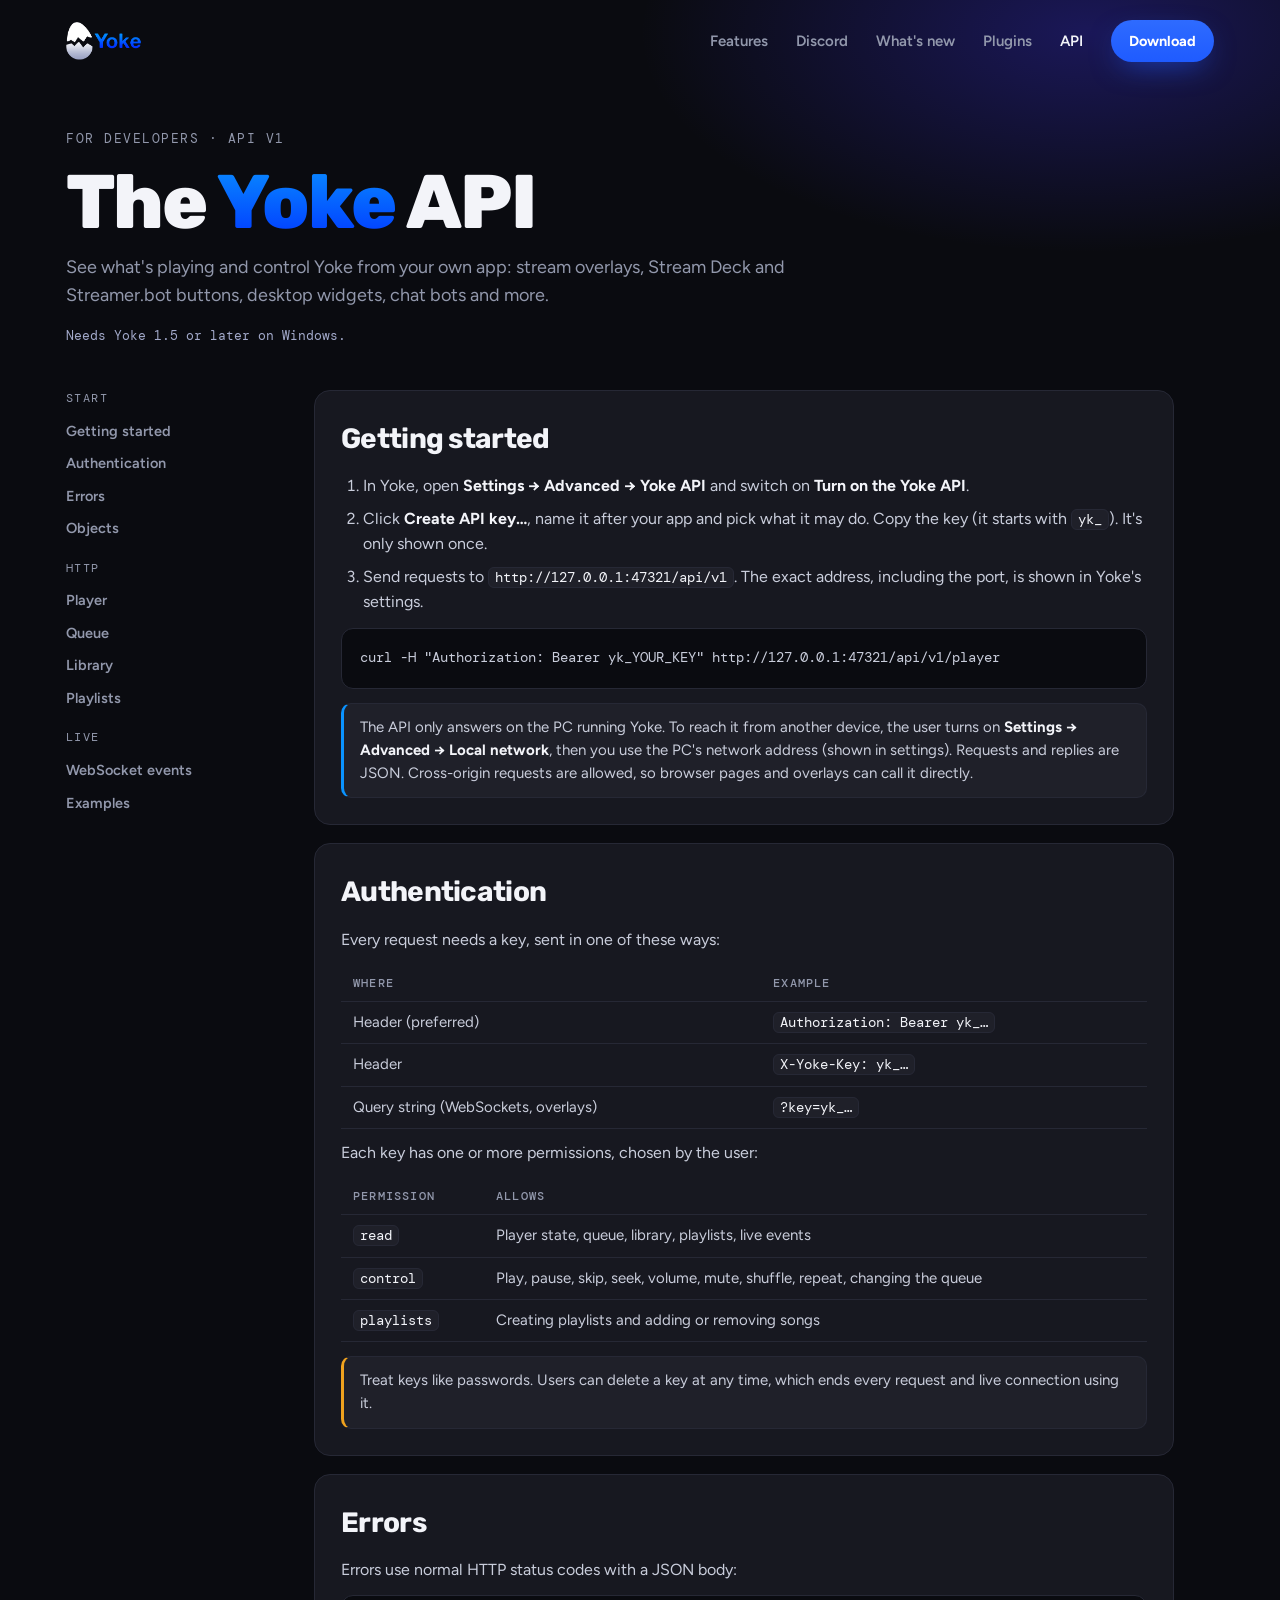
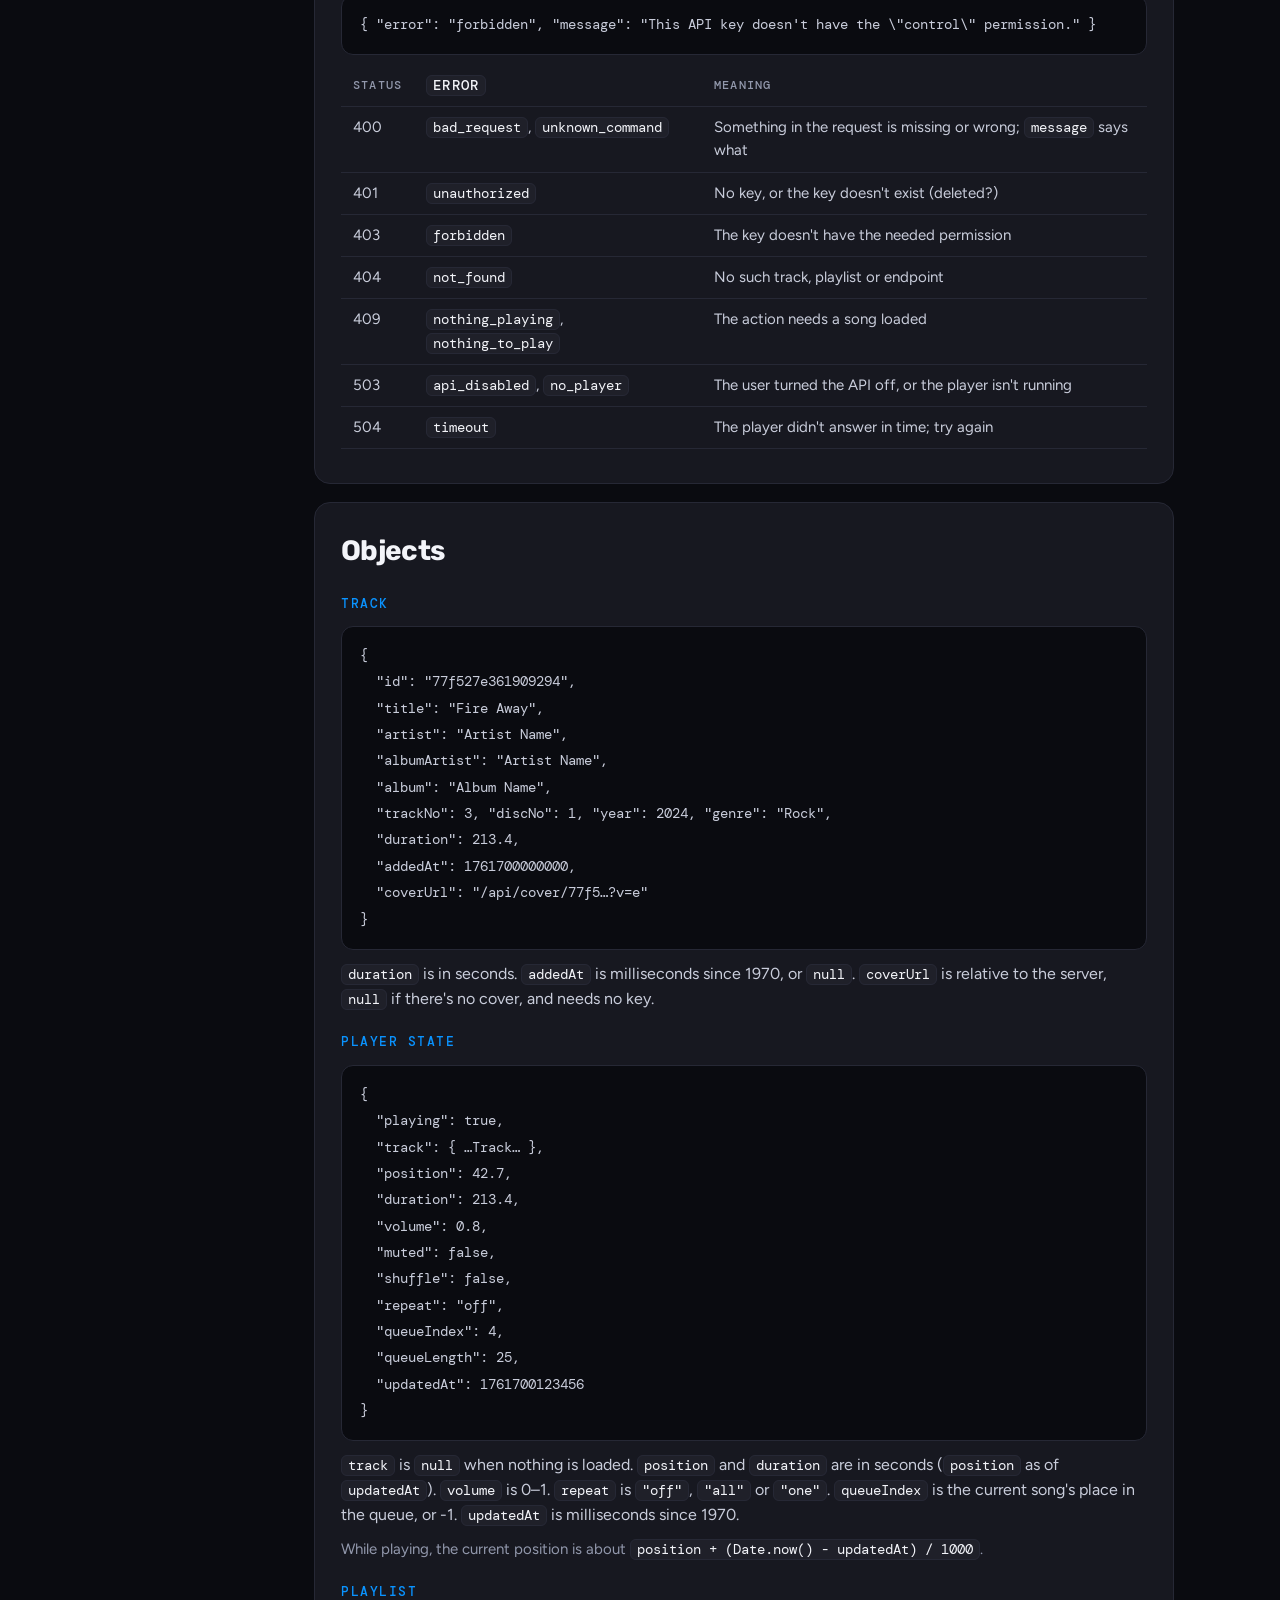
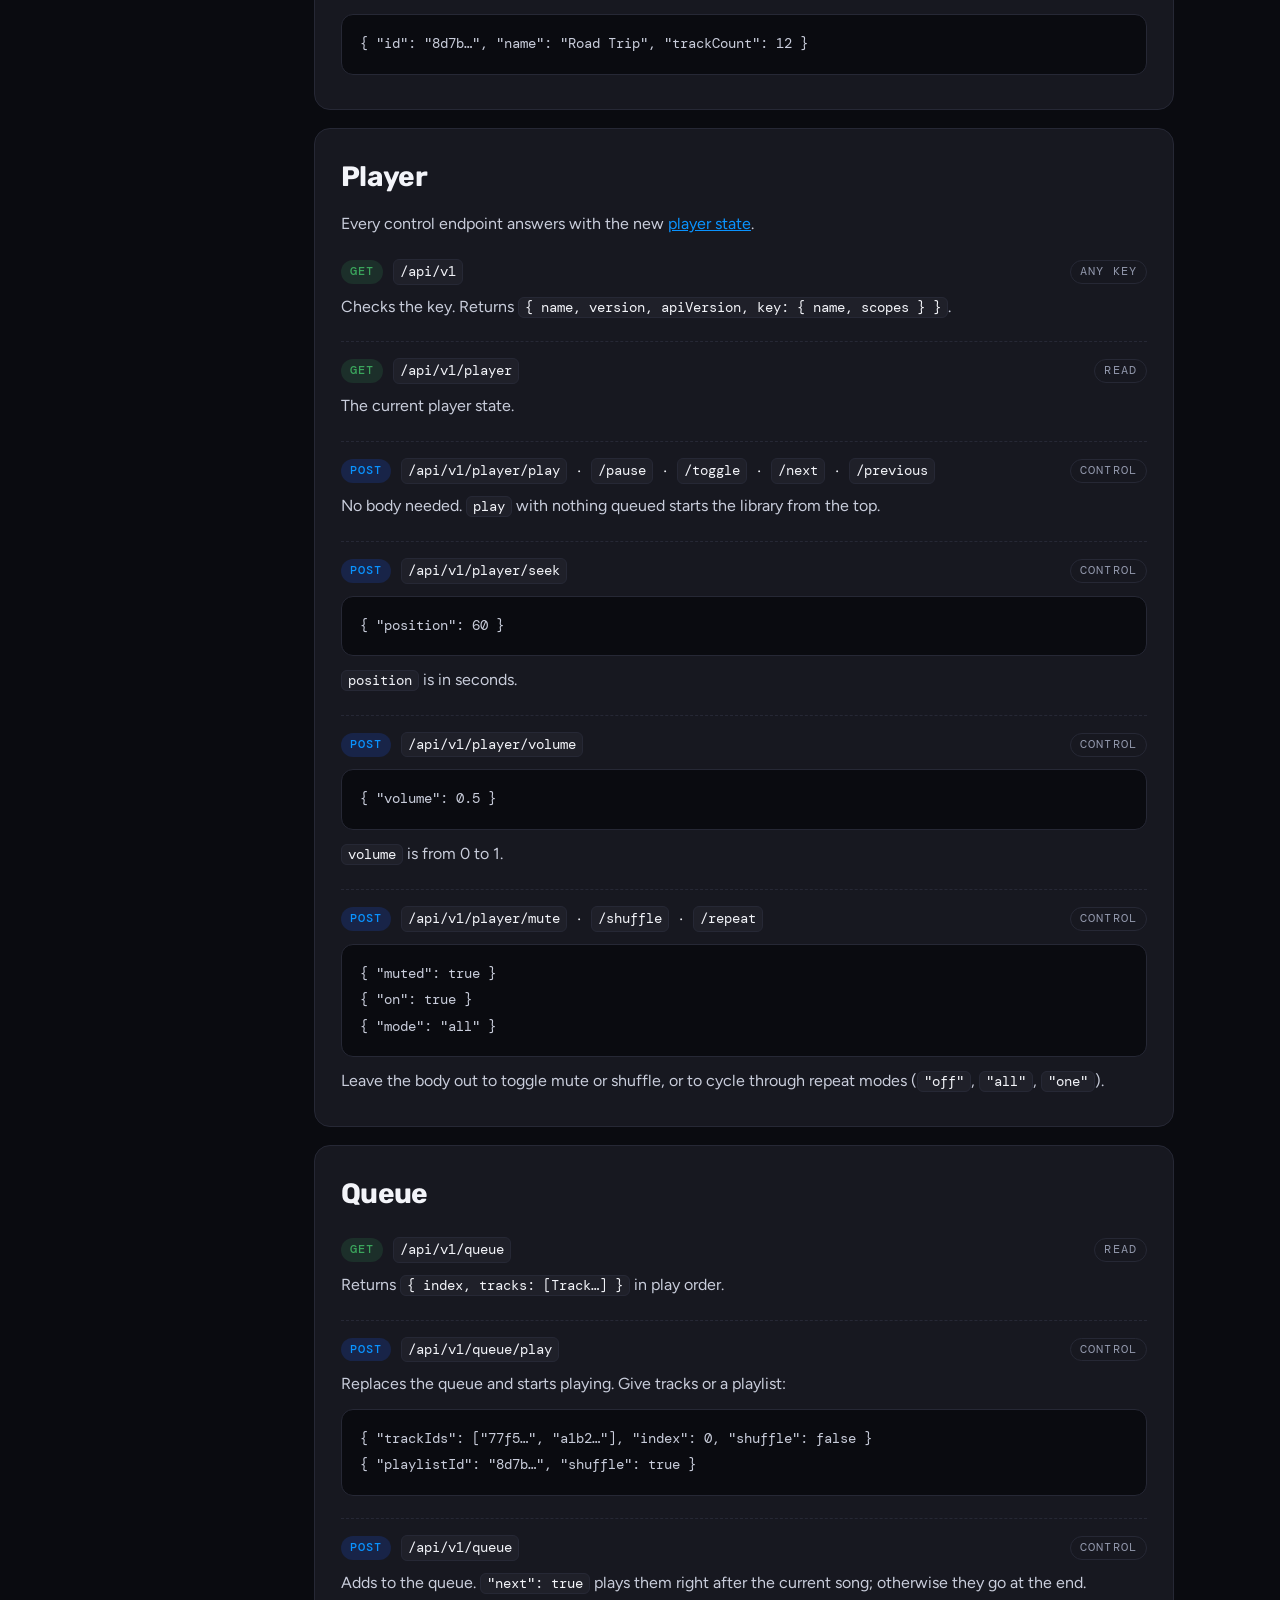
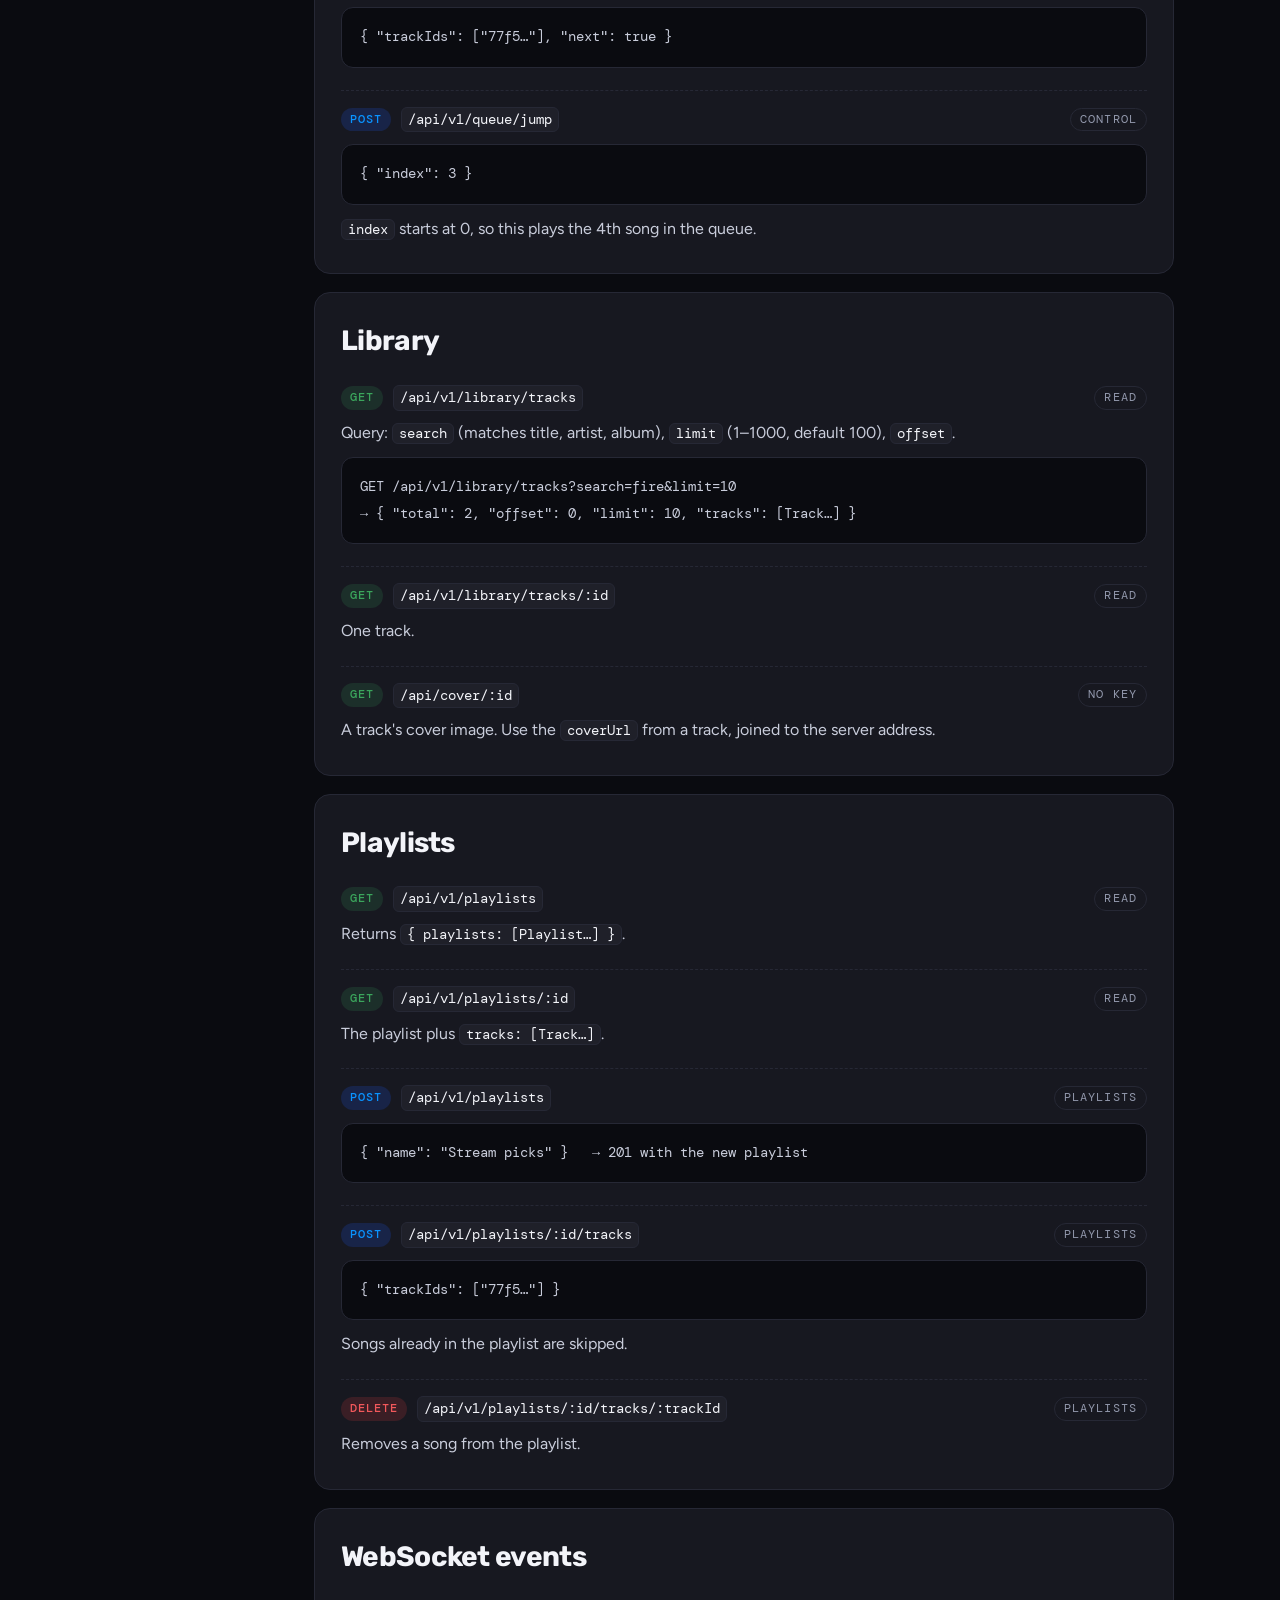
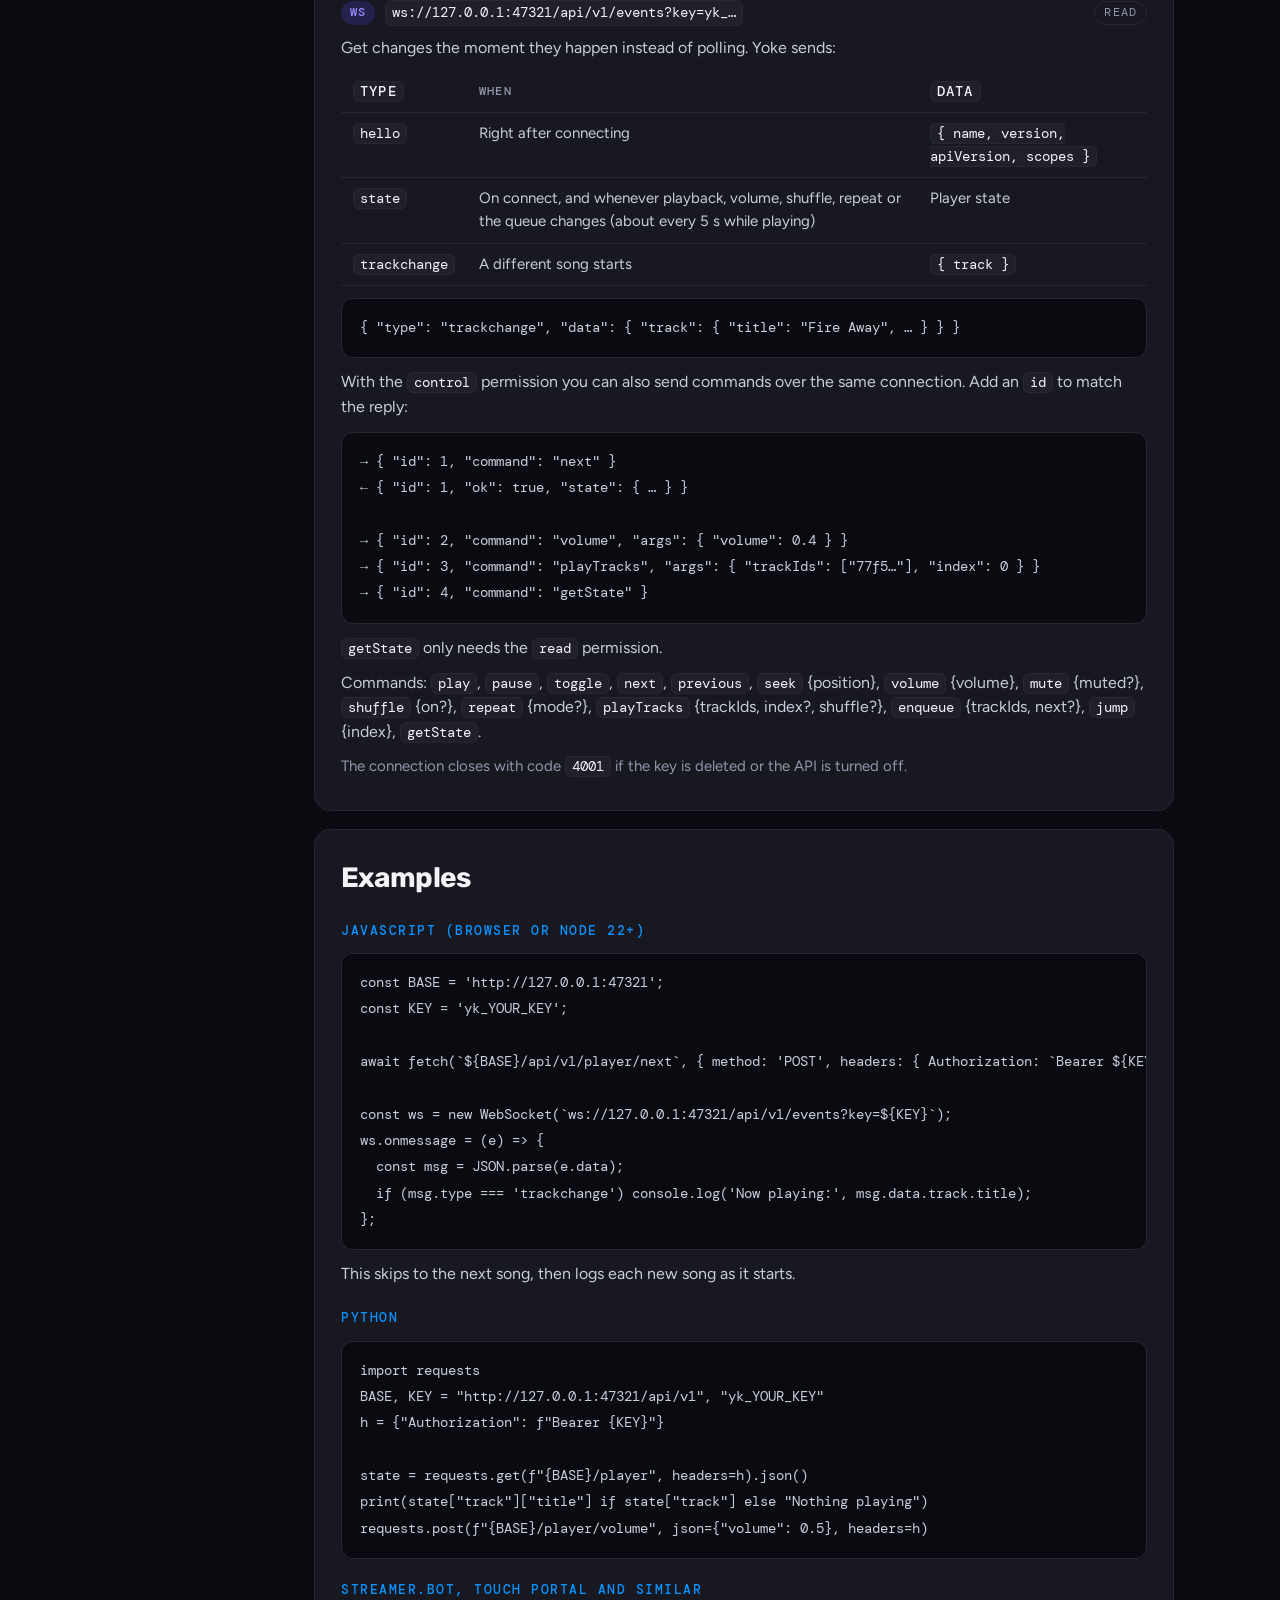
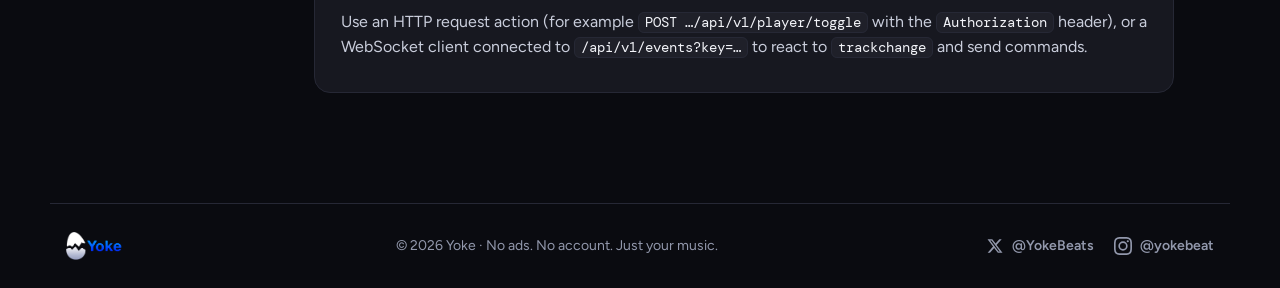
<file: api.html>
<!doctype html>
<html lang="en">
<head>
<meta charset="utf-8">
<meta name="viewport" content="width=device-width, initial-scale=1, viewport-fit=cover">
<title>API · Yoke</title>
<meta name="description" content="The Yoke API: see what's playing and control Yoke from your own app, overlay, Stream Deck or bot.">
<link rel="icon" type="image/png" sizes="32x32" href="assets/favicon-32.png">
<link rel="icon" type="image/png" sizes="192x192" href="assets/favicon-192.png">
<link rel="apple-touch-icon" href="assets/favicon-192.png">
<link rel="preconnect" href="https://fonts.googleapis.com">
<link rel="preconnect" href="https://fonts.gstatic.com" crossorigin>
<link rel="stylesheet" href="https://fonts.googleapis.com/css2?family=Rubik:wght@500;700;800&family=Figtree:wght@400;500;600;700&family=DM+Mono:wght@400;500&display=swap">
<link rel="stylesheet" href="assets/site.css">
<meta property="og:title" content="Yoke API">
<meta property="og:description" content="See what's playing and control Yoke from your own app.">
<meta property="og:type" content="website">
<meta property="og:url" content="https://yokebeat.com/api.html">
<meta property="og:image" content="https://yokebeat.com/assets/yoke-monitor.png">
<meta property="og:image:alt" content="Yoke running on a desktop monitor">
<meta name="theme-color" content="#0A0B10">
<meta name="twitter:card" content="summary_large_image">
<meta name="twitter:site" content="@YokeBeats">
</head>
<body>

<header class="wrap nav">
  <a class="logo" href="./" aria-label="Yoke home"><img src="assets/yoke-wordmark.png" alt="Yoke" width="84" height="38"></a>
  <nav class="nav-links" aria-label="Main">
    <a href="./#inside">Features</a>
    <a href="./#discord">Discord</a>
    <a href="whats-new.html">What's new</a>
    <a href="plugins.html">Plugins</a>
    <a href="api.html" aria-current="page">API</a>
    <a class="btn" href="./#download">Download</a>
  </nav>
</header>

<main class="changes docs">
  <div class="wrap">
    <div class="page-head">
      <span class="label">For developers · API v1</span>
      <h1>The <span class="grad">Yoke</span> API</h1>
      <p>See what's playing and control Yoke from your own app: stream overlays, Stream Deck and Streamer.bot buttons, desktop widgets, chat bots and more.</p>
      <p class="docs-req">Needs Yoke 1.5 or later on Windows.</p>
    </div>

    <div class="docs-layout">
      <nav class="docs-toc" aria-label="On this page">
        <span class="label">Start</span>
        <a href="#start">Getting started</a>
        <a href="#auth">Authentication</a>
        <a href="#errors">Errors</a>
        <a href="#objects">Objects</a>
        <span class="label">HTTP</span>
        <a href="#player">Player</a>
        <a href="#queue">Queue</a>
        <a href="#library">Library</a>
        <a href="#playlists">Playlists</a>
        <span class="label">Live</span>
        <a href="#events">WebSocket events</a>
        <a href="#examples">Examples</a>
      </nav>

      <article class="docs-body">
        <section id="start">
          <h2>Getting started</h2>
          <ol class="docs-steps">
            <li>In Yoke, open <b>Settings → Advanced → Yoke API</b> and switch on <b>Turn on the Yoke API</b>.</li>
            <li>Click <b>Create API key…</b>, name it after your app and pick what it may do. Copy the key (it starts with <code>yk_</code>). It's only shown once.</li>
            <li>Send requests to <code>http://127.0.0.1:47321/api/v1</code>. The exact address, including the port, is shown in Yoke's settings.</li>
          </ol>
          <pre><code>curl -H "Authorization: Bearer yk_YOUR_KEY" http://127.0.0.1:47321/api/v1/player</code></pre>
          <div class="docs-note">The API only answers on the PC running Yoke. To reach it from another device, the user turns on <b>Settings → Advanced → Local network</b>, then you use the PC's network address (shown in settings). Requests and replies are JSON. Cross-origin requests are allowed, so browser pages and overlays can call it directly.</div>
        </section>

        <section id="auth">
          <h2>Authentication</h2>
          <p>Every request needs a key, sent in one of these ways:</p>
          <div class="docs-table"><table>
            <tr><th>Where</th><th>Example</th></tr>
            <tr><td>Header (preferred)</td><td><code>Authorization: Bearer yk_…</code></td></tr>
            <tr><td>Header</td><td><code>X-Yoke-Key: yk_…</code></td></tr>
            <tr><td>Query string (WebSockets, overlays)</td><td><code>?key=yk_…</code></td></tr>
          </table></div>
          <p>Each key has one or more permissions, chosen by the user:</p>
          <div class="docs-table"><table>
            <tr><th>Permission</th><th>Allows</th></tr>
            <tr><td><code>read</code></td><td>Player state, queue, library, playlists, live events</td></tr>
            <tr><td><code>control</code></td><td>Play, pause, skip, seek, volume, mute, shuffle, repeat, changing the queue</td></tr>
            <tr><td><code>playlists</code></td><td>Creating playlists and adding or removing songs</td></tr>
          </table></div>
          <div class="docs-note warn">Treat keys like passwords. Users can delete a key at any time, which ends every request and live connection using it.</div>
        </section>

        <section id="errors">
          <h2>Errors</h2>
          <p>Errors use normal HTTP status codes with a JSON body:</p>
          <pre><code>{ "error": "forbidden", "message": "This API key doesn't have the \"control\" permission." }</code></pre>
          <div class="docs-table"><table>
            <tr><th>Status</th><th><code>error</code></th><th>Meaning</th></tr>
            <tr><td>400</td><td><code>bad_request</code>, <code>unknown_command</code></td><td>Something in the request is missing or wrong; <code>message</code> says what</td></tr>
            <tr><td>401</td><td><code>unauthorized</code></td><td>No key, or the key doesn't exist (deleted?)</td></tr>
            <tr><td>403</td><td><code>forbidden</code></td><td>The key doesn't have the needed permission</td></tr>
            <tr><td>404</td><td><code>not_found</code></td><td>No such track, playlist or endpoint</td></tr>
            <tr><td>409</td><td><code>nothing_playing</code>, <code>nothing_to_play</code></td><td>The action needs a song loaded</td></tr>
            <tr><td>503</td><td><code>api_disabled</code>, <code>no_player</code></td><td>The user turned the API off, or the player isn't running</td></tr>
            <tr><td>504</td><td><code>timeout</code></td><td>The player didn't answer in time; try again</td></tr>
          </table></div>
        </section>

        <section id="objects">
          <h2>Objects</h2>
          <h3>Track</h3>
          <pre><code>{
  "id": "77f527e361909294",
  "title": "Fire Away",
  "artist": "Artist Name",
  "albumArtist": "Artist Name",
  "album": "Album Name",
  "trackNo": 3, "discNo": 1, "year": 2024, "genre": "Rock",
  "duration": 213.4,
  "addedAt": 1761700000000,
  "coverUrl": "/api/cover/77f5…?v=e"
}</code></pre>
          <p><code>duration</code> is in seconds. <code>addedAt</code> is milliseconds since 1970, or <code>null</code>. <code>coverUrl</code> is relative to the server, <code>null</code> if there's no cover, and needs no key.</p>
          <h3>Player state</h3>
          <pre><code>{
  "playing": true,
  "track": { …Track… },
  "position": 42.7,
  "duration": 213.4,
  "volume": 0.8,
  "muted": false,
  "shuffle": false,
  "repeat": "off",
  "queueIndex": 4,
  "queueLength": 25,
  "updatedAt": 1761700123456
}</code></pre>
          <p><code>track</code> is <code>null</code> when nothing is loaded. <code>position</code> and <code>duration</code> are in seconds (<code>position</code> as of <code>updatedAt</code>). <code>volume</code> is 0–1. <code>repeat</code> is <code>"off"</code>, <code>"all"</code> or <code>"one"</code>. <code>queueIndex</code> is the current song's place in the queue, or -1. <code>updatedAt</code> is milliseconds since 1970.</p>
          <p class="docs-muted">While playing, the current position is about <code>position + (Date.now() - updatedAt) / 1000</code>.</p>
          <h3>Playlist</h3>
          <pre><code>{ "id": "8d7b…", "name": "Road Trip", "trackCount": 12 }</code></pre>
        </section>

        <section id="player">
          <h2>Player</h2>
          <p>Every control endpoint answers with the new <a href="#objects">player state</a>.</p>
          <div class="ep"><span class="m get">GET</span><code>/api/v1</code><span class="scope">any key</span></div>
          <p>Checks the key. Returns <code>{ name, version, apiVersion, key: { name, scopes } }</code>.</p>
          <div class="ep"><span class="m get">GET</span><code>/api/v1/player</code><span class="scope">read</span></div>
          <p>The current player state.</p>
          <div class="ep"><span class="m post">POST</span><code>/api/v1/player/play</code> · <code>/pause</code> · <code>/toggle</code> · <code>/next</code> · <code>/previous</code><span class="scope">control</span></div>
          <p>No body needed. <code>play</code> with nothing queued starts the library from the top.</p>
          <div class="ep"><span class="m post">POST</span><code>/api/v1/player/seek</code><span class="scope">control</span></div>
          <pre><code>{ "position": 60 }</code></pre>
          <p><code>position</code> is in seconds.</p>
          <div class="ep"><span class="m post">POST</span><code>/api/v1/player/volume</code><span class="scope">control</span></div>
          <pre><code>{ "volume": 0.5 }</code></pre>
          <p><code>volume</code> is from 0 to 1.</p>
          <div class="ep"><span class="m post">POST</span><code>/api/v1/player/mute</code> · <code>/shuffle</code> · <code>/repeat</code><span class="scope">control</span></div>
          <pre><code>{ "muted": true }
{ "on": true }
{ "mode": "all" }</code></pre>
          <p>Leave the body out to toggle mute or shuffle, or to cycle through repeat modes (<code>"off"</code>, <code>"all"</code>, <code>"one"</code>).</p>
        </section>

        <section id="queue">
          <h2>Queue</h2>
          <div class="ep"><span class="m get">GET</span><code>/api/v1/queue</code><span class="scope">read</span></div>
          <p>Returns <code>{ index, tracks: [Track…] }</code> in play order.</p>
          <div class="ep"><span class="m post">POST</span><code>/api/v1/queue/play</code><span class="scope">control</span></div>
          <p>Replaces the queue and starts playing. Give tracks or a playlist:</p>
          <pre><code>{ "trackIds": ["77f5…", "a1b2…"], "index": 0, "shuffle": false }
{ "playlistId": "8d7b…", "shuffle": true }</code></pre>
          <div class="ep"><span class="m post">POST</span><code>/api/v1/queue</code><span class="scope">control</span></div>
          <p>Adds to the queue. <code>"next": true</code> plays them right after the current song; otherwise they go at the end.</p>
          <pre><code>{ "trackIds": ["77f5…"], "next": true }</code></pre>
          <div class="ep"><span class="m post">POST</span><code>/api/v1/queue/jump</code><span class="scope">control</span></div>
          <pre><code>{ "index": 3 }</code></pre>
          <p><code>index</code> starts at 0, so this plays the 4th song in the queue.</p>
        </section>

        <section id="library">
          <h2>Library</h2>
          <div class="ep"><span class="m get">GET</span><code>/api/v1/library/tracks</code><span class="scope">read</span></div>
          <p>Query: <code>search</code> (matches title, artist, album), <code>limit</code> (1–1000, default 100), <code>offset</code>.</p>
          <pre><code>GET /api/v1/library/tracks?search=fire&amp;limit=10
→ { "total": 2, "offset": 0, "limit": 10, "tracks": [Track…] }</code></pre>
          <div class="ep"><span class="m get">GET</span><code>/api/v1/library/tracks/:id</code><span class="scope">read</span></div>
          <p>One track.</p>
          <div class="ep"><span class="m get">GET</span><code>/api/cover/:id</code><span class="scope">no key</span></div>
          <p>A track's cover image. Use the <code>coverUrl</code> from a track, joined to the server address.</p>
        </section>

        <section id="playlists">
          <h2>Playlists</h2>
          <div class="ep"><span class="m get">GET</span><code>/api/v1/playlists</code><span class="scope">read</span></div>
          <p>Returns <code>{ playlists: [Playlist…] }</code>.</p>
          <div class="ep"><span class="m get">GET</span><code>/api/v1/playlists/:id</code><span class="scope">read</span></div>
          <p>The playlist plus <code>tracks: [Track…]</code>.</p>
          <div class="ep"><span class="m post">POST</span><code>/api/v1/playlists</code><span class="scope">playlists</span></div>
          <pre><code>{ "name": "Stream picks" }   → 201 with the new playlist</code></pre>
          <div class="ep"><span class="m post">POST</span><code>/api/v1/playlists/:id/tracks</code><span class="scope">playlists</span></div>
          <pre><code>{ "trackIds": ["77f5…"] }</code></pre>
          <p>Songs already in the playlist are skipped.</p>
          <div class="ep"><span class="m delete">DELETE</span><code>/api/v1/playlists/:id/tracks/:trackId</code><span class="scope">playlists</span></div>
          <p>Removes a song from the playlist.</p>
        </section>

        <section id="events">
          <h2>WebSocket events</h2>
          <div class="ep"><span class="m ws">WS</span><code>ws://127.0.0.1:47321/api/v1/events?key=yk_…</code><span class="scope">read</span></div>
          <p>Get changes the moment they happen instead of polling. Yoke sends:</p>
          <div class="docs-table"><table>
            <tr><th><code>type</code></th><th>When</th><th><code>data</code></th></tr>
            <tr><td><code>hello</code></td><td>Right after connecting</td><td><code>{ name, version, apiVersion, scopes }</code></td></tr>
            <tr><td><code>state</code></td><td>On connect, and whenever playback, volume, shuffle, repeat or the queue changes (about every 5 s while playing)</td><td>Player state</td></tr>
            <tr><td><code>trackchange</code></td><td>A different song starts</td><td><code>{ track }</code></td></tr>
          </table></div>
          <pre><code>{ "type": "trackchange", "data": { "track": { "title": "Fire Away", … } } }</code></pre>
          <p>With the <code>control</code> permission you can also send commands over the same connection. Add an <code>id</code> to match the reply:</p>
          <pre><code>→ { "id": 1, "command": "next" }
← { "id": 1, "ok": true, "state": { … } }

→ { "id": 2, "command": "volume", "args": { "volume": 0.4 } }
→ { "id": 3, "command": "playTracks", "args": { "trackIds": ["77f5…"], "index": 0 } }
→ { "id": 4, "command": "getState" }</code></pre>
          <p><code>getState</code> only needs the <code>read</code> permission.</p>
          <p>Commands: <code>play</code>, <code>pause</code>, <code>toggle</code>, <code>next</code>, <code>previous</code>, <code>seek</code> {position}, <code>volume</code> {volume}, <code>mute</code> {muted?}, <code>shuffle</code> {on?}, <code>repeat</code> {mode?}, <code>playTracks</code> {trackIds, index?, shuffle?}, <code>enqueue</code> {trackIds, next?}, <code>jump</code> {index}, <code>getState</code>.</p>
          <p class="docs-muted">The connection closes with code <code>4001</code> if the key is deleted or the API is turned off.</p>
        </section>

        <section id="examples">
          <h2>Examples</h2>
          <h3>JavaScript (browser or Node 22+)</h3>
          <pre><code>const BASE = 'http://127.0.0.1:47321';
const KEY = 'yk_YOUR_KEY';

await fetch(`${BASE}/api/v1/player/next`, { method: 'POST', headers: { Authorization: `Bearer ${KEY}` } });

const ws = new WebSocket(`ws://127.0.0.1:47321/api/v1/events?key=${KEY}`);
ws.onmessage = (e) =&gt; {
  const msg = JSON.parse(e.data);
  if (msg.type === 'trackchange') console.log('Now playing:', msg.data.track.title);
};</code></pre>
          <p>This skips to the next song, then logs each new song as it starts.</p>
          <h3>Python</h3>
          <pre><code>import requests
BASE, KEY = "http://127.0.0.1:47321/api/v1", "yk_YOUR_KEY"
h = {"Authorization": f"Bearer {KEY}"}

state = requests.get(f"{BASE}/player", headers=h).json()
print(state["track"]["title"] if state["track"] else "Nothing playing")
requests.post(f"{BASE}/player/volume", json={"volume": 0.5}, headers=h)</code></pre>
          <h3>Streamer.bot, Touch Portal and similar</h3>
          <p>Use an HTTP request action (for example <code>POST …/api/v1/player/toggle</code> with the <code>Authorization</code> header), or a WebSocket client connected to <code>/api/v1/events?key=…</code> to react to <code>trackchange</code> and send commands.</p>
        </section>
      </article>
    </div>
  </div>
</main>

<footer>
  <div class="wrap">
    <img src="assets/yoke-wordmark.png" alt="Yoke" width="62" height="28">
    <span>© 2026 Yoke · No ads. No account. Just your music.</span>
    <nav class="social" aria-label="Yoke on social media">
      <a href="https://x.com/YokeBeats" target="_blank" rel="noopener me"><svg viewBox="0 0 24 24" aria-hidden="true"><path d="M17.8 3h3.1l-6.8 7.7L22 21h-6.2l-4.9-6.4L5.3 21H2.2l7.2-8.3L2 3h6.4l4.4 5.8L17.8 3zm-1.1 16.2h1.7L7.4 4.7H5.6l11.1 14.5z"/></svg><span>@YokeBeats</span></a>
      <a href="https://www.instagram.com/yokebeat/" target="_blank" rel="noopener me"><svg viewBox="0 0 24 24" aria-hidden="true"><path d="M12 2.2c3.2 0 3.6 0 4.8.1 3.2.1 4.8 1.7 4.9 4.9.1 1.3.1 1.6.1 4.8s0 3.6-.1 4.8c-.1 3.2-1.7 4.8-4.9 4.9-1.3.1-1.6.1-4.8.1s-3.6 0-4.8-.1c-3.3-.1-4.8-1.7-4.9-4.9-.1-1.3-.1-1.6-.1-4.8s0-3.6.1-4.8C2.4 4 3.9 2.4 7.2 2.3c1.2-.1 1.6-.1 4.8-.1zM12 0C8.7 0 8.3 0 7.1.1 2.7.3.3 2.7.1 7.1 0 8.3 0 8.7 0 12s0 3.7.1 4.9c.2 4.4 2.6 6.8 7 7 1.2.1 1.6.1 4.9.1s3.7 0 4.9-.1c4.4-.2 6.8-2.6 7-7 .1-1.2.1-1.6.1-4.9s0-3.7-.1-4.9c-.2-4.4-2.6-6.8-7-7C15.7 0 15.3 0 12 0zm0 5.8a6.2 6.2 0 1 0 0 12.4 6.2 6.2 0 0 0 0-12.4zM12 16a4 4 0 1 1 0-8 4 4 0 0 1 0 8zm6.4-11.8a1.4 1.4 0 1 0 0 2.9 1.4 1.4 0 0 0 0-2.9z"/></svg><span>@yokebeat</span></a>
    </nav>
  </div>
</footer>

</body>
</html>
</file>
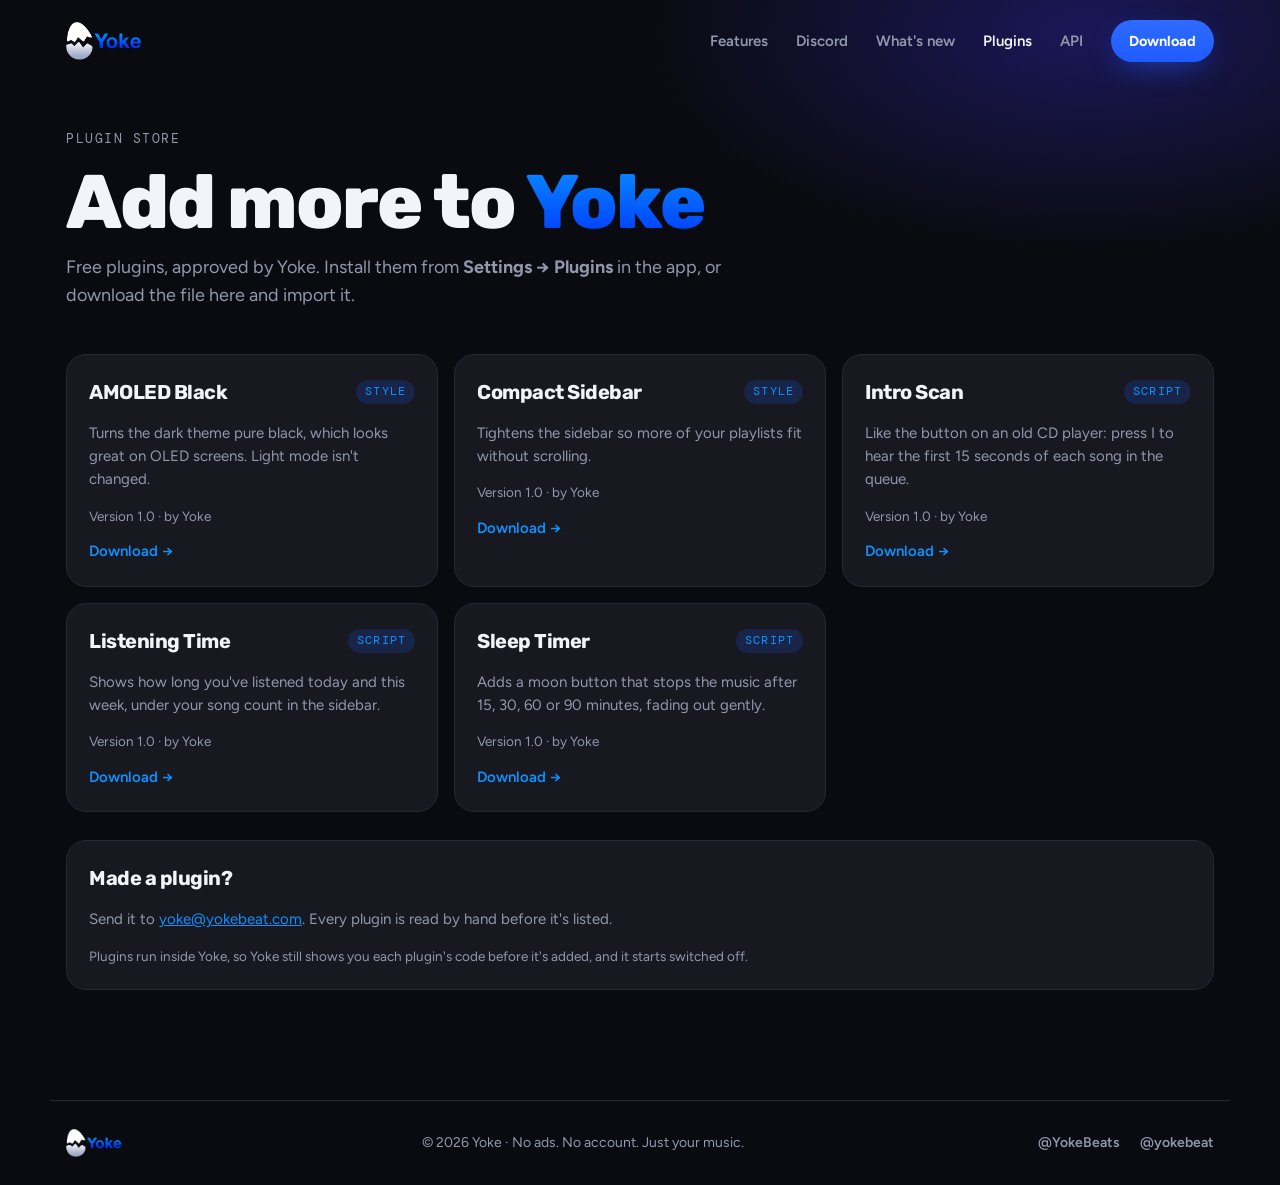
<file: plugins.html>
<!doctype html>
<html lang="en">
<head>
<meta charset="utf-8">
<meta name="viewport" content="width=device-width, initial-scale=1, viewport-fit=cover">
<title>Plugins · Yoke</title>
<meta name="description" content="Free plugins for Yoke, the ad-free music player for the files you own.">
<link rel="icon" type="image/png" sizes="32x32" href="assets/favicon-32.png">
<link rel="icon" type="image/png" sizes="192x192" href="assets/favicon-192.png">
<link rel="apple-touch-icon" href="assets/favicon-192.png">
<link rel="preconnect" href="https://fonts.googleapis.com">
<link rel="preconnect" href="https://fonts.gstatic.com" crossorigin>
<link rel="stylesheet" href="https://fonts.googleapis.com/css2?family=Rubik:wght@500;700;800&family=Figtree:wght@400;500;600;700&family=DM+Mono:wght@400;500&display=swap">
<link rel="stylesheet" href="assets/site.css">
<meta property="og:title" content="Yoke plugins">
<meta property="og:description" content="Free plugins for Yoke.">
<meta property="og:type" content="website">
<meta property="og:url" content="https://yokebeat.com/plugins.html">
<meta property="og:image" content="https://yokebeat.com/assets/yoke-monitor.png">
<meta property="og:image:alt" content="Yoke running on a desktop monitor">
<meta name="theme-color" content="#0A0B10">
<meta name="twitter:card" content="summary_large_image">
<meta name="twitter:site" content="@YokeBeats">
</head>
<body>

<header class="wrap nav">
  <a class="logo" href="./" aria-label="Yoke home"><img src="assets/yoke-wordmark.png" alt="Yoke" width="84" height="38"></a>
  <nav class="nav-links" aria-label="Main">
    <a href="./#inside">Features</a>
    <a href="./#discord">Discord</a>
    <a href="whats-new.html">What's new</a>
    <a href="plugins.html" aria-current="page">Plugins</a>
    <a href="api.html">API</a>
    <a class="btn" href="./#download">Download</a>
  </nav>
</header>

<main class="changes">
  <div class="wrap">
    <div class="page-head">
      <span class="label">Plugin store</span>
      <h1>Add more to <span class="grad">Yoke</span></h1>
      <p>Free plugins, approved by Yoke. Install them from <b>Settings → Plugins</b> in the app, or download the file here and import it.</p>
    </div>

    <div class="store-list" id="store" aria-live="polite"><p class="store-note">Loading plugins…</p></div>

    <div class="card store-submit">
      <h3>Made a plugin?</h3>
      <p>Send it to <a href="mailto:yoke@yokebeat.com">yoke@yokebeat.com</a>. Every plugin is read by hand before it's listed.</p>
      <p class="store-note">Plugins run inside Yoke, so Yoke still shows you each plugin's code before it's added, and it starts switched off.</p>
    </div>
  </div>
</main>

<footer>
  <div class="wrap">
    <img src="assets/yoke-wordmark.png" alt="Yoke" width="62" height="28">
    <span>© 2026 Yoke · No ads. No account. Just your music.</span>
    <nav class="social" aria-label="Yoke on social media">
      <a href="https://x.com/YokeBeats" target="_blank" rel="noopener me"><span>@YokeBeats</span></a>
      <a href="https://www.instagram.com/yokebeat/" target="_blank" rel="noopener me"><span>@yokebeat</span></a>
    </nav>
  </div>
</footer>

<script>
(async () => {
  const box = document.getElementById('store');
  const el = (tag, cls, text) => { const n = document.createElement(tag); if (cls) n.className = cls; if (text != null) n.textContent = text; return n; };
  try {
    const res = await fetch('plugins/index.json', { cache: 'no-cache' });
    if (!res.ok) throw new Error(res.status);
    const { plugins } = await res.json();
    box.replaceChildren(...plugins.map((p) => {
      const card = el('article', 'card store-item');
      const head = el('div', 'store-head');
      head.append(el('h3', null, p.name), el('span', 'badge', p.type === 'style' ? 'Style' : 'Script'));
      card.append(head, el('p', null, p.description), el('p', 'store-note', `Version ${p.version} · by ${p.author}`));
      const link = el('a', 'changelog', 'Download →');
      link.href = `plugins/${p.file}`;
      link.download = p.file;
      card.append(link);
      return card;
    }));
    if (!plugins.length) box.replaceChildren(el('p', 'store-note', 'No plugins yet. Check back soon.'));
  } catch {
    box.replaceChildren(el('p', 'store-note', "Couldn't load the plugin list. Try refreshing the page."));
  }
})();
</script>
</body>
</html>
</file>
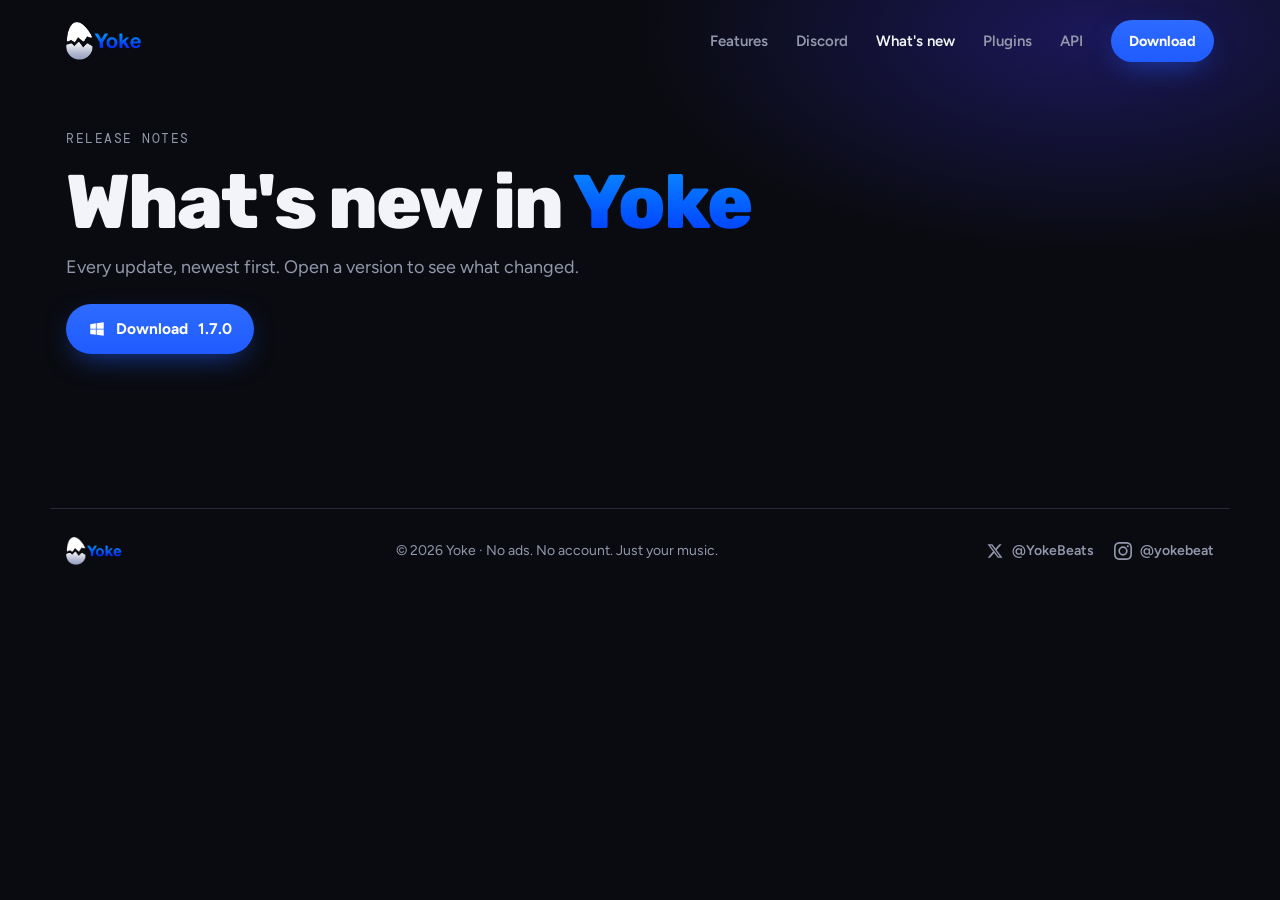
<file: whats-new.html>
<!doctype html>
<html lang="en">
<head>
<meta charset="utf-8">
<meta name="viewport" content="width=device-width, initial-scale=1, viewport-fit=cover">
<title>What's new · Yoke</title>
<meta name="description" content="Release notes for every version of Yoke, the ad-free music player for the files you own.">
<link rel="icon" type="image/png" sizes="32x32" href="assets/favicon-32.png">
<link rel="icon" type="image/png" sizes="192x192" href="assets/favicon-192.png">
<link rel="apple-touch-icon" href="assets/favicon-192.png">
<link rel="preconnect" href="https://fonts.googleapis.com">
<link rel="preconnect" href="https://fonts.gstatic.com" crossorigin>
<link rel="stylesheet" href="https://fonts.googleapis.com/css2?family=Rubik:wght@500;700;800&family=Figtree:wght@400;500;600;700&family=DM+Mono:wght@400;500&display=swap">
<link rel="stylesheet" href="assets/site.css">
<meta property="og:title" content="What's new in Yoke">
<meta property="og:description" content="Release notes for every version of Yoke.">
<meta property="og:type" content="website">
<meta property="og:url" content="https://yokebeat.com/whats-new.html">
<meta property="og:image" content="https://yokebeat.com/assets/yoke-monitor.png">
<meta property="og:image:alt" content="Yoke running on a desktop monitor">
<meta name="theme-color" content="#0A0B10">
<meta name="twitter:card" content="summary_large_image">
<meta name="twitter:site" content="@YokeBeats">
</head>
<body>

<header class="wrap nav">
  <a class="logo" href="./" aria-label="Yoke home"><img src="assets/yoke-wordmark.png" alt="Yoke" width="84" height="38"></a>
  <nav class="nav-links" aria-label="Main">
    <a href="./#inside">Features</a>
    <a href="./#discord">Discord</a>
    <a href="whats-new.html" aria-current="page">What's new</a>
    <a href="plugins.html">Plugins</a>
    <a href="api.html">API</a>
    <a class="btn" href="./#download">Download</a>
  </nav>
</header>

<main class="changes">
  <div class="wrap">
    <div class="page-head">
      <span class="label">Release notes</span>
      <h1>What's new in <span class="grad">Yoke</span></h1>
      <p>Every update, newest first. Open a version to see what changed.</p>
      <div class="dl-row">
        <a class="btn" data-dl="setup" href="https://github.com/Itz-Stickman/yoke-releases/releases/download/v1.7.0/Yoke-Setup-1.7.0.exe" target="_blank" rel="noopener"><svg viewBox="0 0 24 24" aria-hidden="true"><path d="M3 5.5 10.5 4.4v7.1H3zm8.5-1.2L21 3v8.5h-9.5zM3 12.5h7.5v7.1L3 18.5zm8.5 0H21V21l-9.5-1.3z"/></svg>Download <span data-version>1.7.0</span></a>
      </div>
    </div>

    <div class="releases" id="releases" aria-live="polite"></div>
  </div>
</main>

<footer>
  <div class="wrap">
    <img src="assets/yoke-wordmark.png" alt="Yoke" width="62" height="28">
    <span>© 2026 Yoke · No ads. No account. Just your music.</span>
    <nav class="social" aria-label="Yoke on social media">
      <a href="https://x.com/YokeBeats" target="_blank" rel="noopener me"><svg viewBox="0 0 24 24" aria-hidden="true"><path d="M17.8 3h3.1l-6.8 7.7L22 21h-6.2l-4.9-6.4L5.3 21H2.2l7.2-8.3L2 3h6.4l4.4 5.8L17.8 3zm-1.1 16.2h1.7L7.4 4.7H5.6l11.1 14.5z"/></svg><span>@YokeBeats</span></a>
      <a href="https://www.instagram.com/yokebeat/" target="_blank" rel="noopener me"><svg viewBox="0 0 24 24" aria-hidden="true"><path d="M12 2.2c3.2 0 3.6 0 4.8.1 3.2.1 4.8 1.7 4.9 4.9.1 1.3.1 1.6.1 4.8s0 3.6-.1 4.8c-.1 3.2-1.7 4.8-4.9 4.9-1.3.1-1.6.1-4.8.1s-3.6 0-4.8-.1c-3.3-.1-4.8-1.7-4.9-4.9-.1-1.3-.1-1.6-.1-4.8s0-3.6.1-4.8C2.4 4 3.9 2.4 7.2 2.3c1.2-.1 1.6-.1 4.8-.1zM12 0C8.7 0 8.3 0 7.1.1 2.7.3.3 2.7.1 7.1 0 8.3 0 8.7 0 12s0 3.7.1 4.9c.2 4.4 2.6 6.8 7 7 1.2.1 1.6.1 4.9.1s3.7 0 4.9-.1c4.4-.2 6.8-2.6 7-7 .1-1.2.1-1.6.1-4.9s0-3.7-.1-4.9c-.2-4.4-2.6-6.8-7-7C15.7 0 15.3 0 12 0zm0 5.8a6.2 6.2 0 1 0 0 12.4 6.2 6.2 0 0 0 0-12.4zM12 16a4 4 0 1 1 0-8 4 4 0 0 1 0 8zm6.4-11.8a1.4 1.4 0 1 0 0 2.9 1.4 1.4 0 0 0 0-2.9z"/></svg><span>@yokebeat</span></a>
    </nav>
  </div>
</footer>

<script src="assets/releases.js"></script>
<script>
(() => {
  const box = document.getElementById('releases');
  const CHEVRON = '<svg class="chev" viewBox="0 0 24 24" aria-hidden="true"><path d="M7.4 8.6 12 13.2l4.6-4.6L18 10l-6 6-6-6z"/></svg>';
  const fmtDate = (iso) => {
    if (!iso) return '';
    const d = new Date(iso + 'T12:00:00Z');
    return d.toLocaleDateString('en-US', { month: 'short', day: 'numeric', year: 'numeric' });
  };
  const slug = (v) => 'v' + v.replace(/\./g, '-');
  const kindOf = (heading) => /fix/i.test(heading) ? 'fixed' : /add|new/i.test(heading) ? 'added' : /change|improve/i.test(heading) ? 'changed' : 'other';
  const el = (tag, cls, text) => { const n = document.createElement(tag); if (cls) n.className = cls; if (text != null) n.textContent = text; return n; };
  // Appends text to a node, turning **bold** spans into <strong>. Never parses HTML.
  const richText = (node, text) => {
    text.split(/\*\*(.+?)\*\*/g).forEach((part, i) => {
      if (part) node.appendChild(i % 2 ? el('strong', null, part) : document.createTextNode(part));
    });
  };

  function render(list) {
    const openNow = new Set([...box.querySelectorAll('details[open]')].map((d) => d.id));
    const wanted = location.hash.slice(1);
    box.innerHTML = '';
    list.forEach((r, i) => {
      const d = el('details', 'release');
      d.id = slug(r.version);
      d.open = openNow.size ? openNow.has(d.id) : (wanted ? wanted === d.id : i === 0);

      const s = el('summary');
      s.appendChild(el('span', 'r-ver', r.version));
      if (i === 0) s.appendChild(el('span', 'badge', 'Latest'));
      if (r.prerelease) s.appendChild(el('span', 'badge pre', 'Pre-release'));
      if (r.notes.length) s.appendChild(el('span', 'r-count', r.notes.reduce((n, sec) => n + sec.items.length, 0) + ' changes'));
      const date = el('time', 'r-date', fmtDate(r.date));
      date.dateTime = r.date;
      s.appendChild(date);
      s.insertAdjacentHTML('beforeend', CHEVRON);
      d.appendChild(s);

      const body = el('div', 'r-body');
      if (r.notes.length) {
        r.notes.forEach((sec) => {
          const wrap = el('div', 'r-sec');
          wrap.dataset.kind = kindOf(sec.heading);
          if (sec.heading) wrap.appendChild(el('h3', null, sec.heading));
          const ul = el('ul');
          sec.items.forEach((it) => {
            const li = el('li');
            const text = el('div', 'r-text');
            richText(text, it.text);
            if (it.sub.length) {
              const sub = el('ul', 'r-sub');
              // One wrapper per sub-item: the li is a grid, so bare text and <strong> would split into cells.
              it.sub.forEach((t) => { const s = el('li'); const span = el('span'); richText(span, t); s.appendChild(span); sub.appendChild(s); });
              text.appendChild(sub);
            }
            li.appendChild(text);
            ul.appendChild(li);
          });
          wrap.appendChild(ul);
          body.appendChild(wrap);
        });
      } else {
        body.appendChild(el('p', 'r-empty', 'No notes for this release.'));
      }
      const links = el('div', 'r-links');
      if (r.setupUrl) { const a = el('a', null, 'Download installer'); a.href = r.setupUrl; a.target = '_blank'; a.rel = 'noopener'; links.appendChild(a); }
      if (r.portableUrl) { const a = el('a', null, 'Portable version'); a.href = r.portableUrl; a.target = '_blank'; a.rel = 'noopener'; links.appendChild(a); }
      const gh = el('a', null, 'View on GitHub'); gh.href = r.pageUrl; gh.target = '_blank'; gh.rel = 'noopener'; links.appendChild(gh);
      body.appendChild(links);
      d.appendChild(body);
      box.appendChild(d);
    });
    if (wanted && document.getElementById(wanted)) document.getElementById(wanted).scrollIntoView();
  }

  render(YokeReleases.fallback);
  YokeReleases.load().then((list) => { render(list); YokeReleases.applyDownloads(list); }).catch(() => {});
})();
</script>
</body>
</html>
</file>
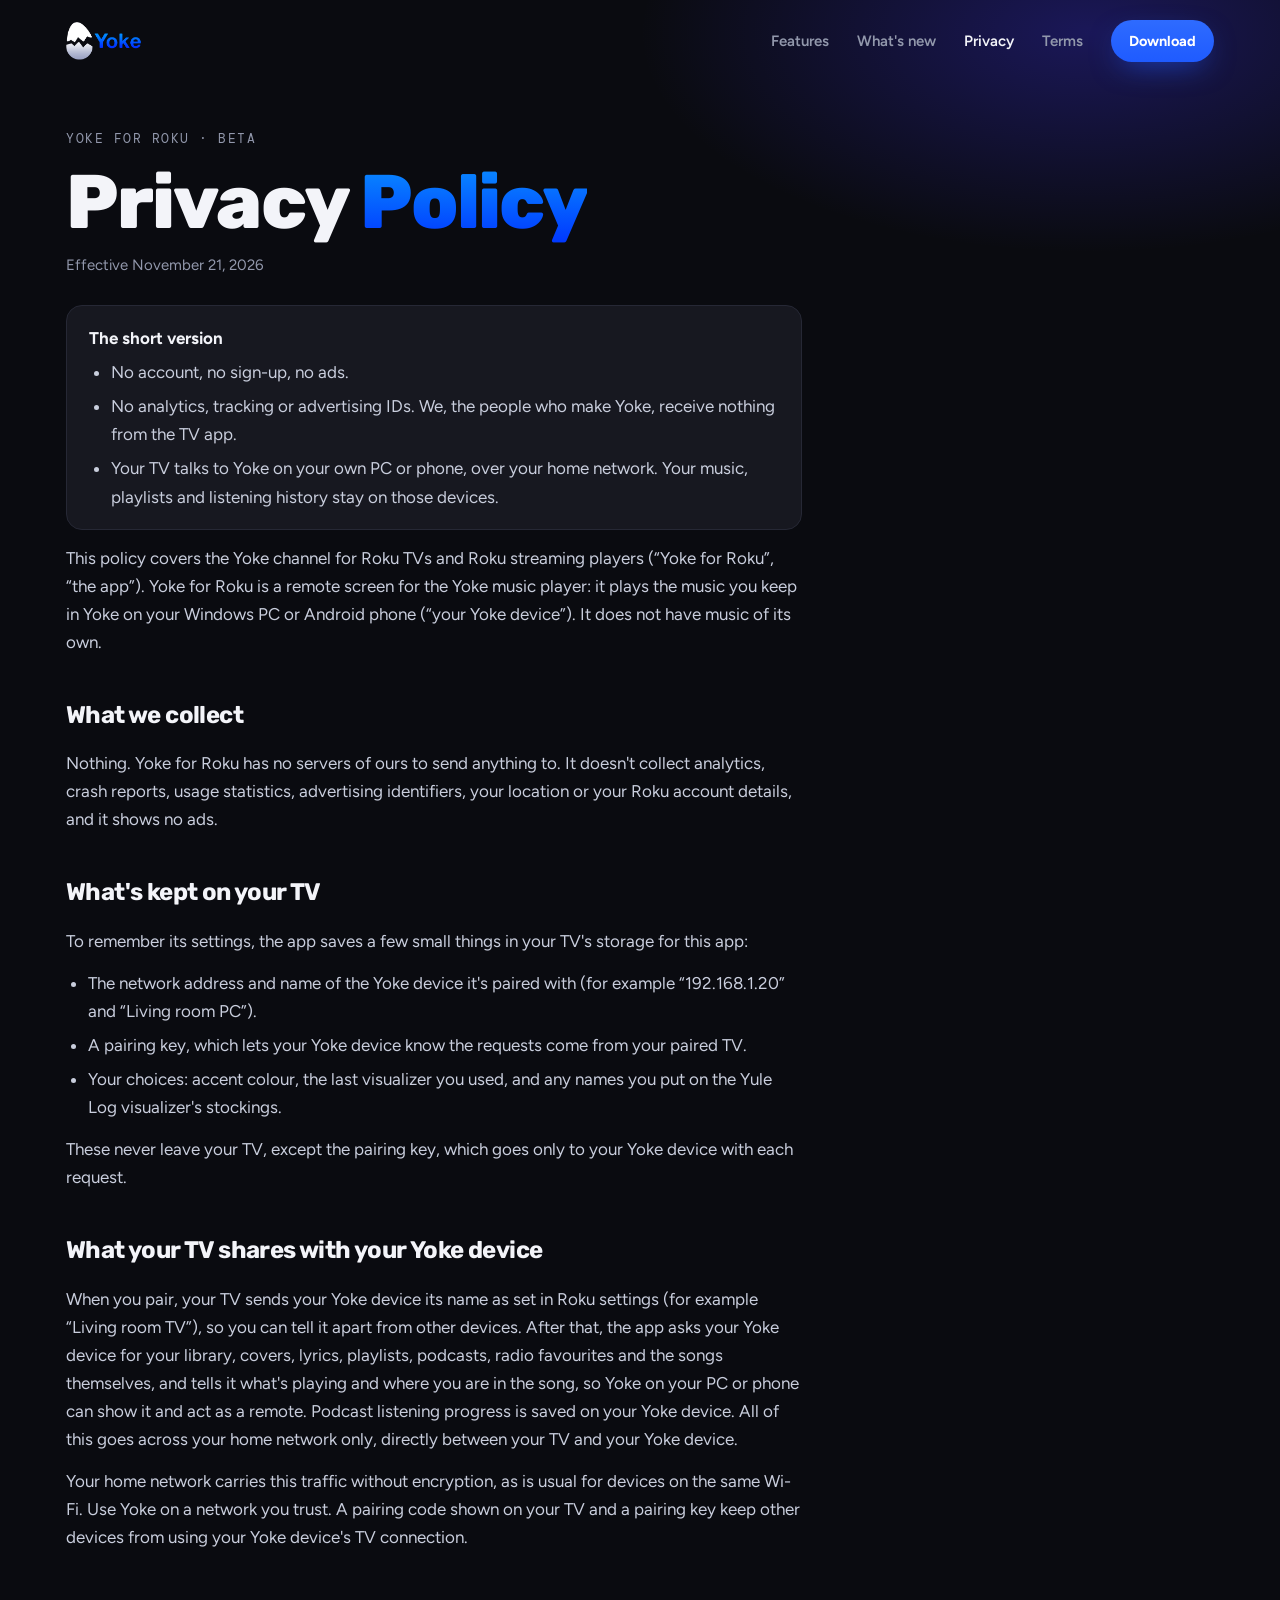
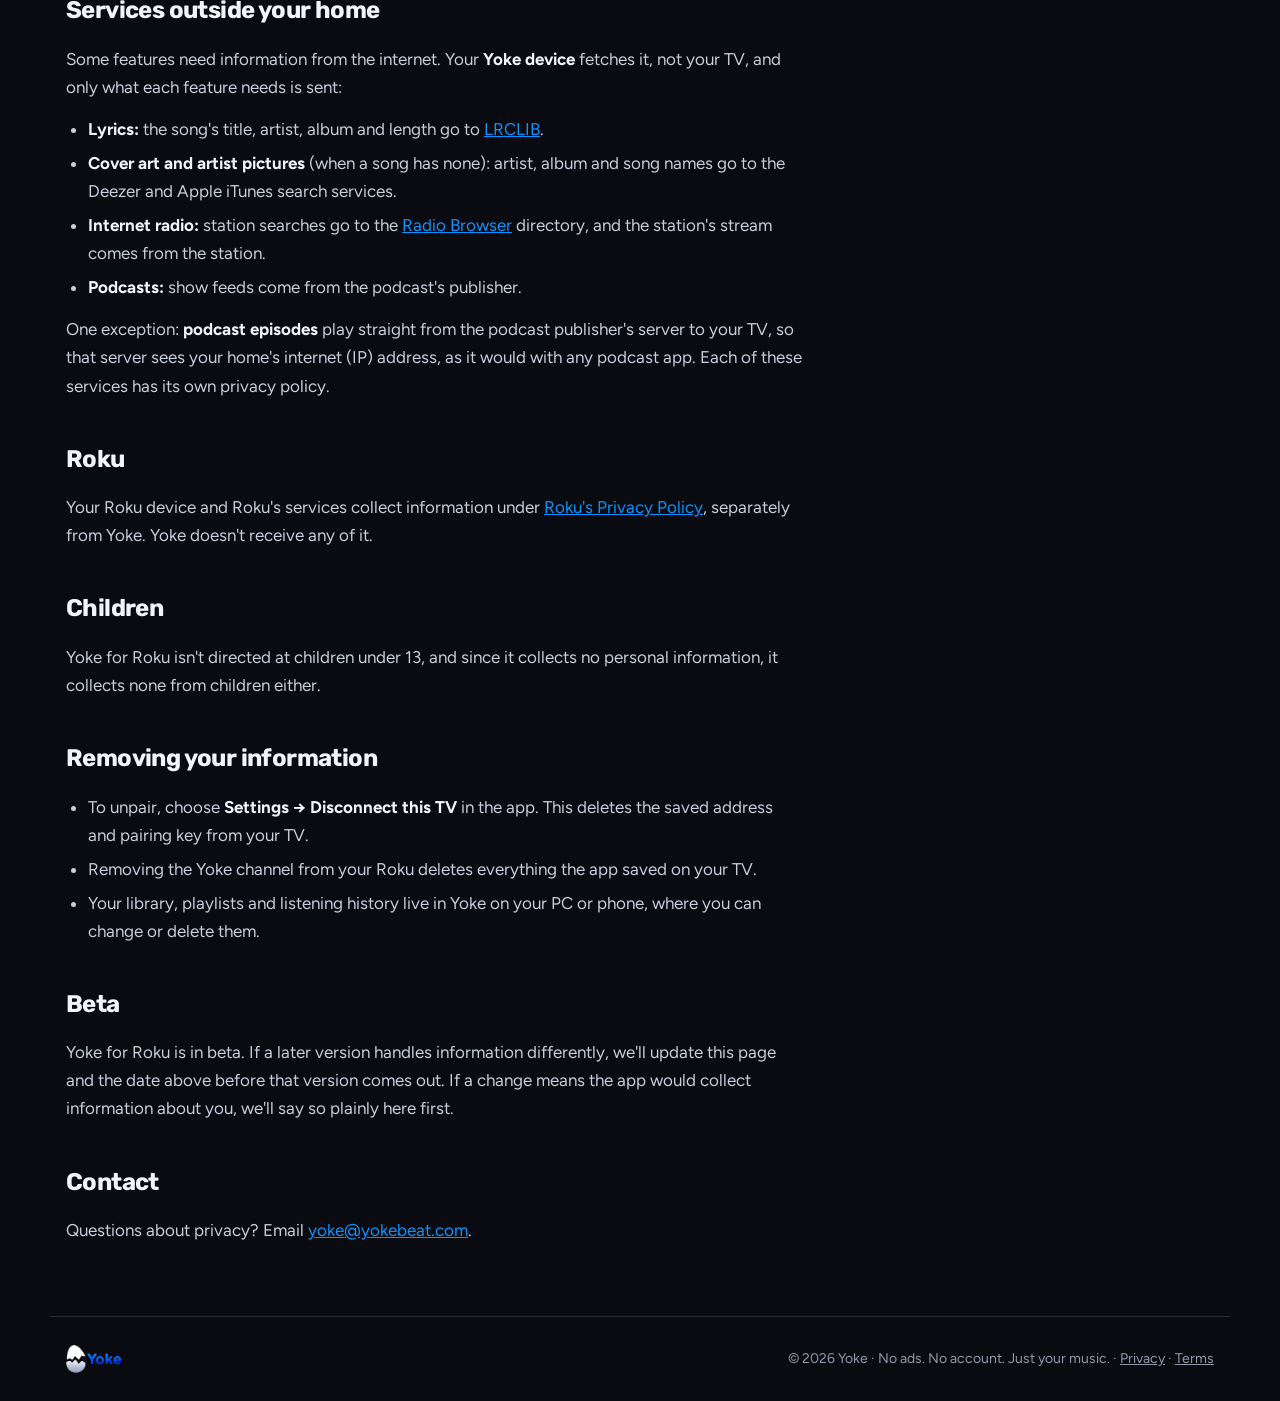
<file: roku/privacy.html>
<!doctype html>
<html lang="en">
<head>
<meta charset="utf-8">
<meta name="viewport" content="width=device-width, initial-scale=1, viewport-fit=cover">
<title>Privacy Policy · Yoke for Roku</title>
<meta name="description" content="How Yoke for Roku handles your information: no accounts, no ads, no tracking. Your TV only talks to Yoke on your own PC or phone.">
<link rel="icon" type="image/png" sizes="32x32" href="../assets/favicon-32.png">
<link rel="icon" type="image/png" sizes="192x192" href="../assets/favicon-192.png">
<link rel="apple-touch-icon" href="../assets/favicon-192.png">
<link rel="preconnect" href="https://fonts.googleapis.com">
<link rel="preconnect" href="https://fonts.gstatic.com" crossorigin>
<link rel="stylesheet" href="https://fonts.googleapis.com/css2?family=Rubik:wght@500;700;800&family=Figtree:wght@400;500;600;700&family=DM+Mono:wght@400;500&display=swap">
<link rel="stylesheet" href="../assets/site.css">
<meta name="theme-color" content="#0A0B10">
</head>
<body>

<header class="wrap nav">
  <a class="logo" href="../" aria-label="Yoke home"><img src="../assets/yoke-wordmark.png" alt="Yoke" width="84" height="38"></a>
  <nav class="nav-links" aria-label="Main">
    <a href="../#inside">Features</a>
    <a href="../whats-new.html">What's new</a>
    <a href="privacy.html" aria-current="page">Privacy</a>
    <a href="terms.html">Terms</a>
    <a class="btn" href="../#download">Download</a>
  </nav>
</header>

<main class="changes legal">
  <div class="wrap">
    <div class="page-head">
      <span class="label">Yoke for Roku · Beta</span>
      <h1>Privacy <span class="grad">Policy</span></h1>
      <p class="meta">Effective November 21, 2026</p>
    </div>

    <article>
      <div class="summary">
        <strong>The short version</strong>
        <ul>
          <li>No account, no sign-up, no ads.</li>
          <li>No analytics, tracking or advertising IDs. We, the people who make Yoke, receive nothing from the TV app.</li>
          <li>Your TV talks to Yoke on your own PC or phone, over your home network. Your music, playlists and listening history stay on those devices.</li>
        </ul>
      </div>

      <p>This policy covers the Yoke channel for Roku TVs and Roku streaming players (“Yoke for Roku”, “the app”). Yoke for Roku is a remote screen for the Yoke music player: it plays the music you keep in Yoke on your Windows PC or Android phone (“your Yoke device”). It does not have music of its own.</p>

      <h2>What we collect</h2>
      <p>Nothing. Yoke for Roku has no servers of ours to send anything to. It doesn't collect analytics, crash reports, usage statistics, advertising identifiers, your location or your Roku account details, and it shows no ads.</p>

      <h2>What's kept on your TV</h2>
      <p>To remember its settings, the app saves a few small things in your TV's storage for this app:</p>
      <ul>
        <li>The network address and name of the Yoke device it's paired with (for example “192.168.1.20” and “Living room PC”).</li>
        <li>A pairing key, which lets your Yoke device know the requests come from your paired TV.</li>
        <li>Your choices: accent colour, the last visualizer you used, and any names you put on the Yule Log visualizer's stockings.</li>
      </ul>
      <p>These never leave your TV, except the pairing key, which goes only to your Yoke device with each request.</p>

      <h2>What your TV shares with your Yoke device</h2>
      <p>When you pair, your TV sends your Yoke device its name as set in Roku settings (for example “Living room TV”), so you can tell it apart from other devices. After that, the app asks your Yoke device for your library, covers, lyrics, playlists, podcasts, radio favourites and the songs themselves, and tells it what's playing and where you are in the song, so Yoke on your PC or phone can show it and act as a remote. Podcast listening progress is saved on your Yoke device. All of this goes across your home network only, directly between your TV and your Yoke device.</p>
      <p>Your home network carries this traffic without encryption, as is usual for devices on the same Wi-Fi. Use Yoke on a network you trust. A pairing code shown on your TV and a pairing key keep other devices from using your Yoke device's TV connection.</p>

      <h2>Services outside your home</h2>
      <p>Some features need information from the internet. Your <strong>Yoke device</strong> fetches it, not your TV, and only what each feature needs is sent:</p>
      <ul>
        <li><strong>Lyrics:</strong> the song's title, artist, album and length go to <a href="https://lrclib.net" target="_blank" rel="noopener">LRCLIB</a>.</li>
        <li><strong>Cover art and artist pictures</strong> (when a song has none): artist, album and song names go to the Deezer and Apple iTunes search services.</li>
        <li><strong>Internet radio:</strong> station searches go to the <a href="https://www.radio-browser.info" target="_blank" rel="noopener">Radio Browser</a> directory, and the station's stream comes from the station.</li>
        <li><strong>Podcasts:</strong> show feeds come from the podcast's publisher.</li>
      </ul>
      <p>One exception: <strong>podcast episodes</strong> play straight from the podcast publisher's server to your TV, so that server sees your home's internet (IP) address, as it would with any podcast app. Each of these services has its own privacy policy.</p>

      <h2>Roku</h2>
      <p>Your Roku device and Roku's services collect information under <a href="https://docs.roku.com/published/userprivacypolicy/en/us" target="_blank" rel="noopener">Roku's Privacy Policy</a>, separately from Yoke. Yoke doesn't receive any of it.</p>

      <h2>Children</h2>
      <p>Yoke for Roku isn't directed at children under 13, and since it collects no personal information, it collects none from children either.</p>

      <h2>Removing your information</h2>
      <ul>
        <li>To unpair, choose <strong>Settings → Disconnect this TV</strong> in the app. This deletes the saved address and pairing key from your TV.</li>
        <li>Removing the Yoke channel from your Roku deletes everything the app saved on your TV.</li>
        <li>Your library, playlists and listening history live in Yoke on your PC or phone, where you can change or delete them.</li>
      </ul>

      <h2>Beta</h2>
      <p>Yoke for Roku is in beta. If a later version handles information differently, we'll update this page and the date above before that version comes out. If a change means the app would collect information about you, we'll say so plainly here first.</p>

      <h2>Contact</h2>
      <p>Questions about privacy? Email <a href="mailto:yoke@yokebeat.com">yoke@yokebeat.com</a>.</p>
    </article>
  </div>
</main>

<footer>
  <div class="wrap">
    <img src="../assets/yoke-wordmark.png" alt="Yoke" width="62" height="28">
    <span>© 2026 Yoke · No ads. No account. Just your music. · <a href="privacy.html">Privacy</a> · <a href="terms.html">Terms</a></span>
  </div>
</footer>

</body>
</html>
</file>
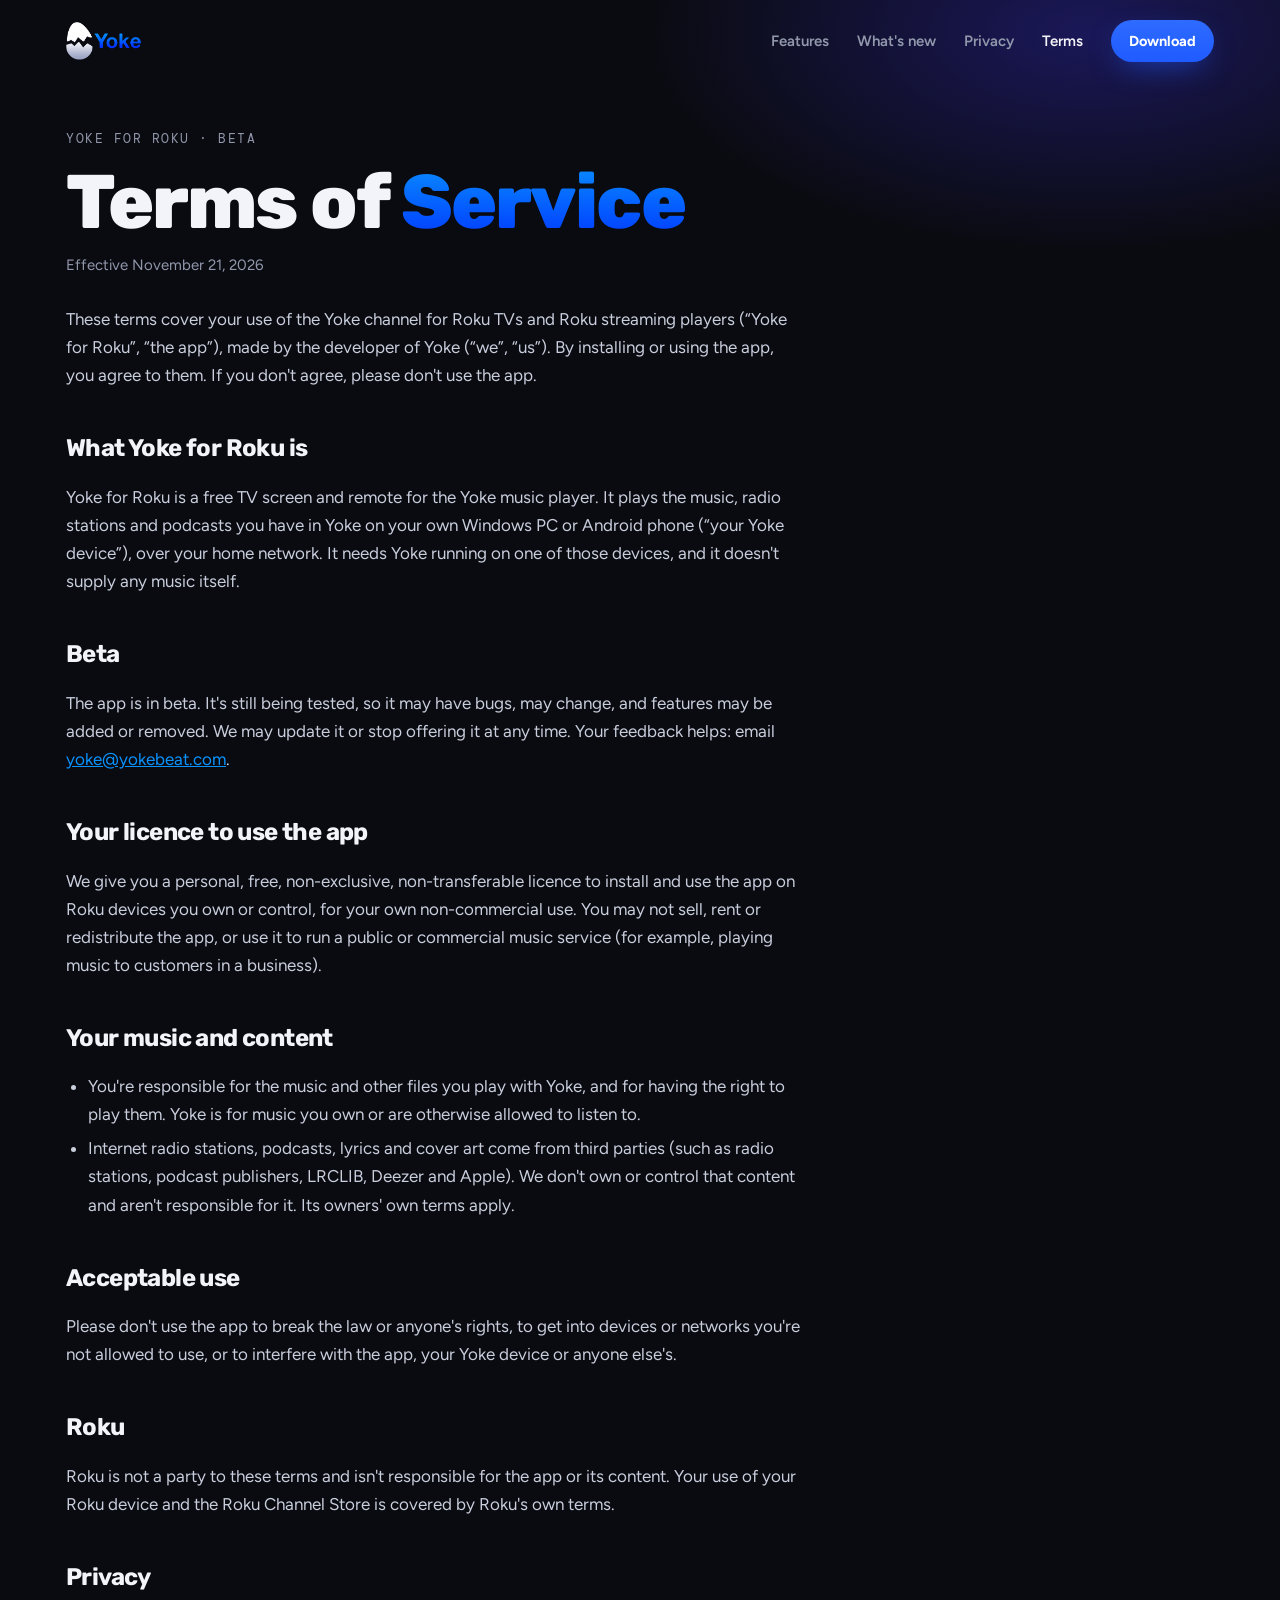
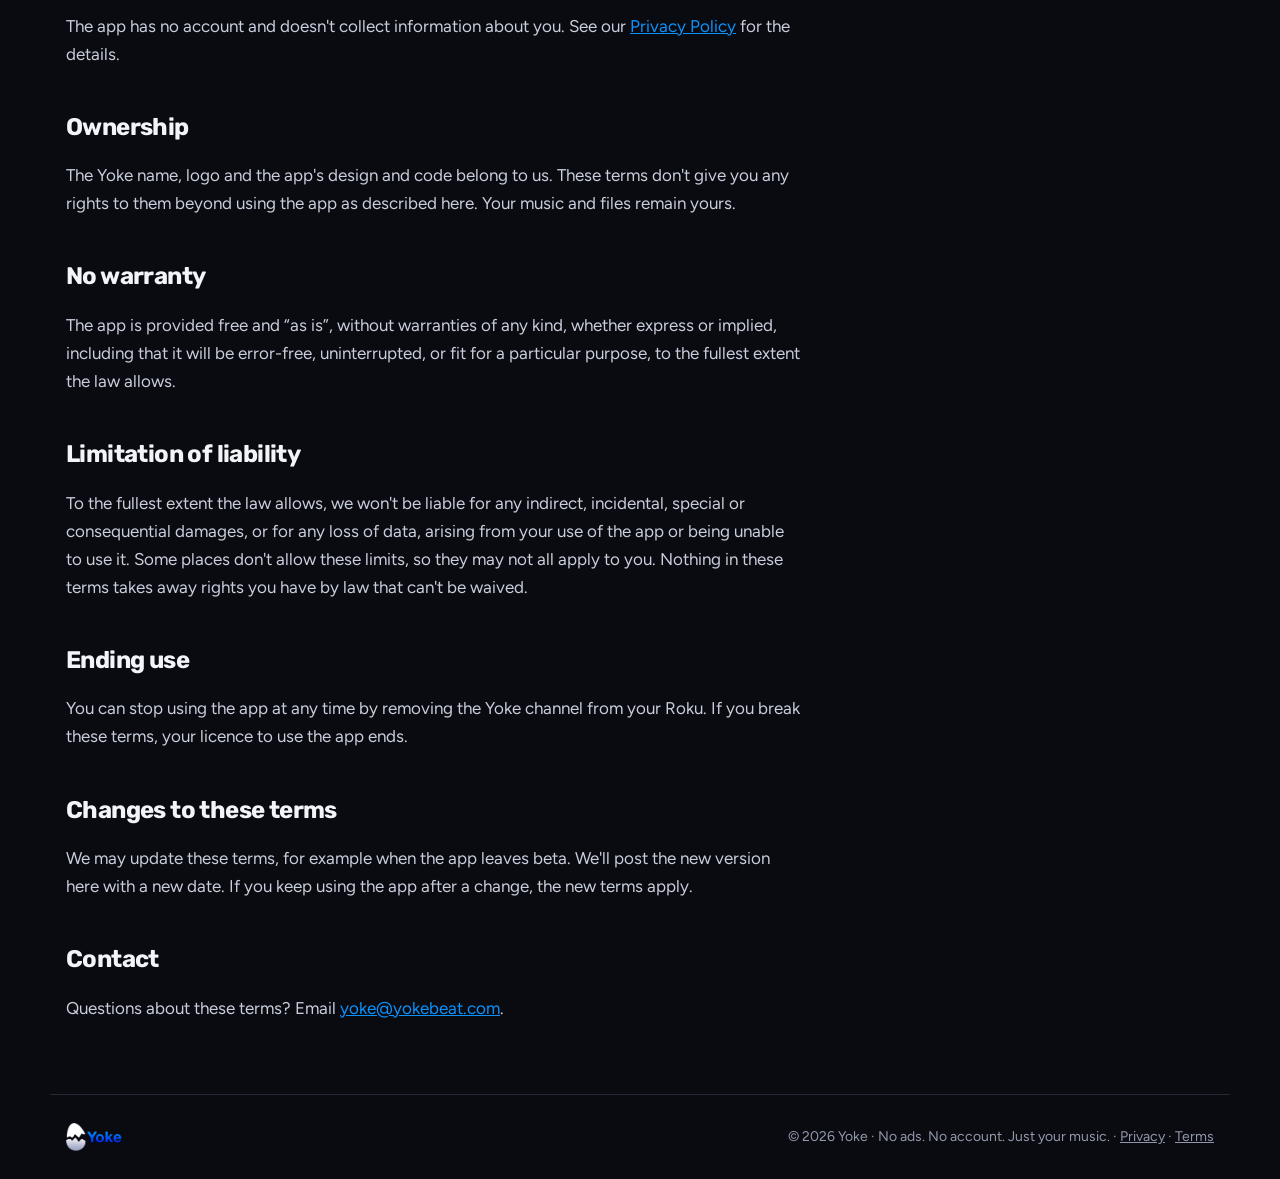
<file: roku/terms.html>
<!doctype html>
<html lang="en">
<head>
<meta charset="utf-8">
<meta name="viewport" content="width=device-width, initial-scale=1, viewport-fit=cover">
<title>Terms of Service · Yoke for Roku</title>
<meta name="description" content="The terms for using Yoke for Roku, the TV screen for the Yoke music player.">
<link rel="icon" type="image/png" sizes="32x32" href="../assets/favicon-32.png">
<link rel="icon" type="image/png" sizes="192x192" href="../assets/favicon-192.png">
<link rel="apple-touch-icon" href="../assets/favicon-192.png">
<link rel="preconnect" href="https://fonts.googleapis.com">
<link rel="preconnect" href="https://fonts.gstatic.com" crossorigin>
<link rel="stylesheet" href="https://fonts.googleapis.com/css2?family=Rubik:wght@500;700;800&family=Figtree:wght@400;500;600;700&family=DM+Mono:wght@400;500&display=swap">
<link rel="stylesheet" href="../assets/site.css">
<meta name="theme-color" content="#0A0B10">
</head>
<body>

<header class="wrap nav">
  <a class="logo" href="../" aria-label="Yoke home"><img src="../assets/yoke-wordmark.png" alt="Yoke" width="84" height="38"></a>
  <nav class="nav-links" aria-label="Main">
    <a href="../#inside">Features</a>
    <a href="../whats-new.html">What's new</a>
    <a href="privacy.html">Privacy</a>
    <a href="terms.html" aria-current="page">Terms</a>
    <a class="btn" href="../#download">Download</a>
  </nav>
</header>

<main class="changes legal">
  <div class="wrap">
    <div class="page-head">
      <span class="label">Yoke for Roku · Beta</span>
      <h1>Terms of <span class="grad">Service</span></h1>
      <p class="meta">Effective November 21, 2026</p>
    </div>

    <article>
      <p>These terms cover your use of the Yoke channel for Roku TVs and Roku streaming players (“Yoke for Roku”, “the app”), made by the developer of Yoke (“we”, “us”). By installing or using the app, you agree to them. If you don't agree, please don't use the app.</p>

      <h2>What Yoke for Roku is</h2>
      <p>Yoke for Roku is a free TV screen and remote for the Yoke music player. It plays the music, radio stations and podcasts you have in Yoke on your own Windows PC or Android phone (“your Yoke device”), over your home network. It needs Yoke running on one of those devices, and it doesn't supply any music itself.</p>

      <h2>Beta</h2>
      <p>The app is in beta. It's still being tested, so it may have bugs, may change, and features may be added or removed. We may update it or stop offering it at any time. Your feedback helps: email <a href="mailto:yoke@yokebeat.com">yoke@yokebeat.com</a>.</p>

      <h2>Your licence to use the app</h2>
      <p>We give you a personal, free, non-exclusive, non-transferable licence to install and use the app on Roku devices you own or control, for your own non-commercial use. You may not sell, rent or redistribute the app, or use it to run a public or commercial music service (for example, playing music to customers in a business).</p>

      <h2>Your music and content</h2>
      <ul>
        <li>You're responsible for the music and other files you play with Yoke, and for having the right to play them. Yoke is for music you own or are otherwise allowed to listen to.</li>
        <li>Internet radio stations, podcasts, lyrics and cover art come from third parties (such as radio stations, podcast publishers, LRCLIB, Deezer and Apple). We don't own or control that content and aren't responsible for it. Its owners' own terms apply.</li>
      </ul>

      <h2>Acceptable use</h2>
      <p>Please don't use the app to break the law or anyone's rights, to get into devices or networks you're not allowed to use, or to interfere with the app, your Yoke device or anyone else's.</p>

      <h2>Roku</h2>
      <p>Roku is not a party to these terms and isn't responsible for the app or its content. Your use of your Roku device and the Roku Channel Store is covered by Roku's own terms.</p>

      <h2>Privacy</h2>
      <p>The app has no account and doesn't collect information about you. See our <a href="privacy.html">Privacy Policy</a> for the details.</p>

      <h2>Ownership</h2>
      <p>The Yoke name, logo and the app's design and code belong to us. These terms don't give you any rights to them beyond using the app as described here. Your music and files remain yours.</p>

      <h2>No warranty</h2>
      <p>The app is provided free and “as is”, without warranties of any kind, whether express or implied, including that it will be error-free, uninterrupted, or fit for a particular purpose, to the fullest extent the law allows.</p>

      <h2>Limitation of liability</h2>
      <p>To the fullest extent the law allows, we won't be liable for any indirect, incidental, special or consequential damages, or for any loss of data, arising from your use of the app or being unable to use it. Some places don't allow these limits, so they may not all apply to you. Nothing in these terms takes away rights you have by law that can't be waived.</p>

      <h2>Ending use</h2>
      <p>You can stop using the app at any time by removing the Yoke channel from your Roku. If you break these terms, your licence to use the app ends.</p>

      <h2>Changes to these terms</h2>
      <p>We may update these terms, for example when the app leaves beta. We'll post the new version here with a new date. If you keep using the app after a change, the new terms apply.</p>

      <h2>Contact</h2>
      <p>Questions about these terms? Email <a href="mailto:yoke@yokebeat.com">yoke@yokebeat.com</a>.</p>
    </article>
  </div>
</main>

<footer>
  <div class="wrap">
    <img src="../assets/yoke-wordmark.png" alt="Yoke" width="62" height="28">
    <span>© 2026 Yoke · No ads. No account. Just your music. · <a href="privacy.html">Privacy</a> · <a href="terms.html">Terms</a></span>
  </div>
</footer>

</body>
</html>
</file>
<file: assets/site.css>
:root { padding-top: env(safe-area-inset-top, 0px); padding-bottom: env(safe-area-inset-bottom, 0px); }
body { margin: 0; }
[hidden] { display: none !important; }

/* Layout: dark-only brand world. Hero headline over the real app screenshot, a bento of real UI crops, a working in-browser player, and a Windows download band. */
:root {
  --bg: #0A0B10;
  --bg-2: #111219;
  --panel: #171820;
  --panel-hi: #1F2029;
  --line: #262835;
  --ink: #F3F4F9;
  --muted: #9298AC;
  --egg: #A3AACB;
  --blue: #1F5BFF;
  --blue-hi: #0A93FF;
  --blue-deep: #0033FF;
  --violet: #5A48FF;
  --ember: #9C1A0E;
  --amber: #8A5A10;
  --pa: #0A6CFF;
  --pa-ink: #FFFFFF;
  --font-display: "Rubik", "Segoe UI", system-ui, sans-serif;
  --font-body: "Figtree", "Segoe UI", system-ui, sans-serif;
  --font-mono: "DM Mono", ui-monospace, "Cascadia Mono", Consolas, monospace;
  color-scheme: dark;
}

* { box-sizing: border-box; }
html { scroll-behavior: smooth; }
@media (prefers-reduced-motion: reduce) { html { scroll-behavior: auto; } }
body {
  background: var(--bg); color: var(--ink);
  font-family: var(--font-body); font-size: 17px; line-height: 1.55;
  -webkit-font-smoothing: antialiased; overflow-x: hidden;
}
.wrap {
  max-width: 1180px; margin: 0 auto;
  padding-left: max(16px, env(safe-area-inset-left, 0px));
  padding-right: max(16px, env(safe-area-inset-right, 0px));
}
h1, h2, h3 { font-family: var(--font-display); text-wrap: balance; margin: 0; letter-spacing: -0.025em; }
p { margin: 0; }
a { color: inherit; }
img { display: block; max-width: 100%; }
:focus-visible { outline: 3px solid var(--blue-hi); outline-offset: 3px; border-radius: 8px; }
.label { font-family: var(--font-mono); font-size: 12.5px; text-transform: uppercase; letter-spacing: 0.12em; color: var(--muted); }
.grad { background: linear-gradient(180deg, var(--blue-hi), var(--blue-deep)); -webkit-background-clip: text; background-clip: text; color: transparent; }

.btn {
  display: inline-flex; align-items: center; gap: 10px;
  background: linear-gradient(180deg, #2E6BFF, var(--blue)); color: #fff;
  font-family: var(--font-body); font-weight: 700; font-size: 15.5px;
  padding: 13px 22px; border-radius: 999px; border: 0; text-decoration: none; cursor: pointer;
  box-shadow: 0 10px 30px -10px rgba(31, 91, 255, .7);
  transition: transform .15s ease, box-shadow .15s ease;
}
.btn:hover { transform: translateY(-1px); box-shadow: 0 14px 36px -10px rgba(31, 91, 255, .9); }
.btn svg { width: 18px; height: 18px; fill: currentColor; }
.btn.ghost { background: rgba(255,255,255,.06); box-shadow: inset 0 0 0 1px var(--line); }

/* Nav */
.nav { display: flex; align-items: center; justify-content: space-between; gap: 16px; padding-block: 20px; position: relative; z-index: 2; }
.logo img { height: 38px; width: auto; }
.nav-links { display: flex; gap: 28px; align-items: center; font-weight: 600; font-size: 15px; }
.nav-links a:not(.btn) { text-decoration: none; color: var(--muted); }
.nav-links a:not(.btn):hover { color: var(--ink); }
.nav-links .btn { padding: 10px 18px; font-size: 14.5px; }
@media (max-width: 720px) { .nav-links a:not(.btn) { display: none; } }

/* Hero */
.hero { position: relative; isolation: isolate; }
.hero::before {
  content: ""; position: absolute; inset: -120px 0 auto; height: 900px; z-index: -1;
  background:
    radial-gradient(50% 45% at 85% 10%, rgba(64, 52, 255, .38), transparent 70%),
    radial-gradient(40% 40% at 10% 40%, rgba(10, 110, 255, .16), transparent 70%);
}
.hero-top { display: grid; grid-template-columns: minmax(0, 1.25fr) minmax(0, 1fr); gap: 48px; align-items: end; padding-block: 56px 56px; }
.hero h1 { font-size: clamp(44px, 7vw, 92px); line-height: .95; font-weight: 800; }
.hero .lede { font-size: 19px; color: var(--muted); max-width: 30em; }
.hero .cta { display: flex; flex-wrap: wrap; gap: 12px; margin-top: 26px; }
.promise { display: flex; flex-wrap: wrap; gap: 8px 20px; margin-top: 26px; font-family: var(--font-mono); font-size: 13px; color: var(--muted); }
.promise span::before { content: "×"; color: var(--blue-hi); margin-right: 8px; }
@media (max-width: 880px) { .hero-top { grid-template-columns: minmax(0, 1fr); gap: 24px; padding-block: 28px 40px; } }

.shot { position: relative; }
.window {
  border-radius: 14px; overflow: hidden; border: 1px solid #2A2C3A;
  box-shadow: 0 50px 120px -40px rgba(40, 60, 255, .55), 0 30px 60px -30px rgba(0,0,0,.8);
  background: var(--bg-2);
}
.window img { width: 100%; height: auto; }
.reflect { height: 120px; overflow: hidden; opacity: .18; transform: scaleY(-1); -webkit-mask-image: linear-gradient(to top, #000, transparent 85%); mask-image: linear-gradient(to top, #000, transparent 85%); pointer-events: none; margin-top: 6px; border-radius: 14px; }
.reflect img { width: 100%; height: auto; transform: translateY(calc(-100% + 120px)); }
@media (max-width: 640px) { .reflect { display: none; } }

/* Sections */
section.block { padding-block: 100px; }
.sec-head { display: grid; gap: 14px; max-width: 46rem; margin-bottom: 48px; }
.sec-head h2 { font-size: clamp(32px, 4.6vw, 56px); line-height: 1.02; font-weight: 800; }
.sec-head p { color: var(--muted); font-size: 18px; max-width: 38em; }

/* Left out */
.leftout { display: grid; grid-template-columns: repeat(3, minmax(0, 1fr)); gap: 44px 36px; }
.leftout div { display: grid; gap: 8px; align-content: start; }
.leftout s {
  font-family: var(--font-display); font-weight: 700; font-size: clamp(24px, 2.8vw, 34px); letter-spacing: -0.02em;
  text-decoration-color: var(--blue); text-decoration-thickness: 5px; color: var(--ink);
}
.leftout p { color: var(--muted); font-size: 15.5px; max-width: 26em; }
@media (max-width: 860px) { .leftout { grid-template-columns: repeat(2, minmax(0, 1fr)); } }
@media (max-width: 520px) { .leftout { grid-template-columns: minmax(0, 1fr); } }

/* Inside Yoke bento */
.bento { display: grid; grid-template-columns: 250px minmax(0, 1fr) minmax(0, 1fr); gap: 16px; }
.card { background: var(--panel); border: 1px solid var(--line); border-radius: 20px; padding: 22px; display: grid; gap: 14px; align-content: start; min-width: 0; }
.card h3 { font-size: 20px; font-weight: 700; }
.card p { color: var(--muted); font-size: 15px; }
.card.side { grid-row: span 2; padding: 0; overflow: hidden; align-content: stretch; grid-template-rows: auto 1fr; }
.card.side .txt { padding: 22px; display: grid; gap: 10px; align-content: start; }
.card.home { grid-column: span 2; }
.crop { position: relative; overflow: hidden; border-radius: 12px; max-width: 100%; }
.crop img { max-width: none; height: auto; }
.crop.sidebar { aspect-ratio: 230 / 516; border-radius: 0; border-bottom: 1px solid var(--line); }
.crop.sidebar img { width: 834.35%; margin-top: -10.43%; }
.crop.row { aspect-ratio: 1220 / 240; }
.crop.row img { width: 157.30%; margin-left: -20.82%; margin-top: -23.11%; }
.kbd { font-family: var(--font-mono); font-size: 13px; padding: 2px 8px; border-radius: 6px; background: var(--panel-hi); border: 1px solid var(--line); color: var(--ink); }
.mini-list { display: grid; gap: 8px; margin: 0; padding: 0; list-style: none; font-size: 14.5px; }
.mini-list li { display: flex; gap: 10px; align-items: center; }
.mini-list li::before { content: ""; width: 6px; height: 6px; border-radius: 99px; background: var(--blue-hi); flex: none; }
@media (max-width: 900px) {
  .bento { grid-template-columns: minmax(0, 1fr) minmax(0, 1fr); }
  .card.side { grid-row: auto; grid-column: span 2; grid-template-columns: 200px minmax(0, 1fr); grid-template-rows: auto; }
  .crop.sidebar { border-bottom: 0; border-right: 1px solid var(--line); }
}
@media (max-width: 600px) {
  .bento { grid-template-columns: minmax(0, 1fr); }
  .card.side, .card.home { grid-column: auto; }
  .card.side { grid-template-columns: minmax(0, 1fr); }
  .crop.sidebar { aspect-ratio: 230 / 300; border-right: 0; border-bottom: 1px solid var(--line); }
}

/* Try it: demo player styled after the app */
.try { position: relative; isolation: isolate; }
.try::before {
  content: ""; position: absolute; inset: 0; z-index: -1;
  background:
    radial-gradient(35% 45% at 12% 30%, color-mix(in srgb, var(--amber) 35%, transparent), transparent 70%),
    radial-gradient(35% 45% at 88% 70%, color-mix(in srgb, var(--ember) 35%, transparent), transparent 70%);
}
.demo { display: grid; grid-template-columns: minmax(0, 1.5fr) minmax(0, 1fr); gap: 20px; align-items: start; }
.app {
  background: var(--bg-2); border: 1px solid var(--line); border-radius: 16px; overflow: hidden;
  display: grid; grid-template-rows: auto auto;
  box-shadow: 0 40px 80px -40px rgba(0,0,0,.9);
}
.app.drag { outline: 2px dashed var(--pa); outline-offset: 6px; }
.app-main { display: grid; grid-template-columns: minmax(0, 0.9fr) minmax(0, 1.1fr); gap: 24px; padding: 24px; align-items: center; }
.disc-wrap { position: relative; aspect-ratio: 1; max-width: 100%; }
.disc-wrap::after { content: ""; position: absolute; inset: 12%; border-radius: 50%; background: radial-gradient(circle, color-mix(in srgb, var(--pa) 45%, transparent), transparent 70%); z-index: -1; filter: blur(30px); }
.disc { width: 100%; height: auto; animation: spin 6s linear infinite; animation-play-state: paused; }
.playing .disc { animation-play-state: running; }
@keyframes spin { to { transform: rotate(360deg); } }
@media (prefers-reduced-motion: reduce) { .disc { animation: none; } }
.queue-head { display: flex; justify-content: space-between; align-items: center; gap: 12px; flex-wrap: wrap; margin-bottom: 10px; }
.queue-head h3 { font-size: 18px; font-weight: 700; }
.tracks { list-style: none; margin: 0; padding: 0; display: grid; gap: 2px; max-height: 280px; overflow-y: auto; }
.tracks button {
  width: 100%; display: grid; grid-template-columns: 40px minmax(0, 1fr) auto; gap: 12px; align-items: center;
  background: none; border: 0; color: var(--ink); text-align: left; cursor: pointer;
  padding: 7px 8px; border-radius: 10px; font: inherit; font-size: 14.5px;
}
.tracks button:hover, .tracks button[aria-current="true"] { background: var(--panel-hi); }
.tracks button[aria-current="true"] .t-title { color: var(--pa); }
.t-main { min-width: 0; }
.t-title, .t-artist { display: block; white-space: nowrap; overflow: hidden; text-overflow: ellipsis; font-weight: 600; }
.t-artist { color: var(--muted); font-size: 13px; font-weight: 400; }
.t-dur { font-family: var(--font-mono); font-size: 12px; color: var(--muted); font-variant-numeric: tabular-nums; }
.art { width: 40px; height: 40px; border-radius: 6px; position: relative; overflow: hidden; background: var(--a1); flex: none; }
.art::before { content: ""; position: absolute; width: 70%; height: 70%; left: 8%; top: 6%; border-radius: 50%; border: 2px solid var(--a3); }
.art::after { content: ""; position: absolute; width: 60%; height: 60%; right: -14%; bottom: -10%; border-radius: 50%; background: var(--a2); opacity: .7; }

.bar { display: grid; grid-template-columns: minmax(0, 1fr) minmax(0, 1.4fr); gap: 20px; align-items: center; padding: 14px 18px; border-top: 1px solid var(--line); background: var(--bg); }
.np { display: flex; gap: 12px; align-items: center; min-width: 0; }
.np .art { width: 48px; height: 48px; }
.np > div { min-width: 0; }
.np-title { font-weight: 700; font-size: 15px; white-space: nowrap; overflow: hidden; text-overflow: ellipsis; }
.np-artist { color: var(--muted); font-size: 13px; white-space: nowrap; overflow: hidden; text-overflow: ellipsis; }
.transport { display: grid; gap: 4px; }
.controls { display: flex; align-items: center; justify-content: center; gap: 10px; }
.ctl { background: none; border: 0; color: var(--ink); width: 36px; height: 36px; display: grid; place-items: center; border-radius: 999px; cursor: pointer; opacity: .85; }
.ctl:hover { opacity: 1; background: var(--panel-hi); }
.ctl svg { width: 18px; height: 18px; fill: currentColor; }
.ctl.play { width: 42px; height: 42px; background: var(--pa); color: var(--pa-ink); opacity: 1; box-shadow: 0 6px 20px -6px var(--pa); }
.ctl.play:hover { background: var(--pa); filter: brightness(1.1); }
.ctl[aria-pressed="true"] { color: var(--pa); opacity: 1; }
.seek-row { display: grid; grid-template-columns: auto minmax(0, 1fr) auto; gap: 10px; align-items: center; font-family: var(--font-mono); font-size: 12px; color: var(--muted); font-variant-numeric: tabular-nums; }
input[type="range"] { width: 100%; accent-color: var(--pa); cursor: pointer; }
@media (max-width: 640px) {
  .app-main { grid-template-columns: minmax(0, 1fr); }
  .disc-wrap { width: 60%; margin: 0 auto; }
  .bar { grid-template-columns: minmax(0, 1fr); }
}

.import {
  display: inline-flex; align-items: center; gap: 8px; cursor: pointer; position: relative;
  font-weight: 700; font-size: 14px; color: var(--pa-ink); background: var(--pa);
  padding: 8px 14px; border-radius: 999px;
}
.import:focus-within { outline: 3px solid var(--blue-hi); outline-offset: 3px; }
.import input { position: absolute; width: 1px; height: 1px; opacity: 0; }
.hint { font-size: 13.5px; color: var(--muted); padding: 0 24px 18px; min-height: 1.4em; }
.hint.flash { color: var(--ink); }

.settings { background: var(--panel); border: 1px solid var(--line); border-radius: 16px; padding: 22px; display: grid; gap: 28px; }
.settings h3 { font-size: 18px; font-weight: 700; display: flex; align-items: center; gap: 8px; }
.field { display: grid; gap: 12px; }
.field-head { display: flex; justify-content: space-between; align-items: center; gap: 12px; flex-wrap: wrap; }
.swatches { display: grid; grid-template-columns: repeat(6, 34px); gap: 12px; }
.swatch { width: 34px; height: 34px; border-radius: 999px; border: 0; cursor: pointer; background: var(--c); }
.swatch[aria-checked="true"] { box-shadow: 0 0 0 3px var(--panel), 0 0 0 5px var(--ink); }
.settings .note { font-size: 13.5px; color: var(--muted); }
@media (max-width: 900px) { .demo { grid-template-columns: minmax(0, 1fr); } }

/* Download */
.download { position: relative; isolation: isolate; overflow: hidden; border-top: 1px solid var(--line); }
.download::before {
  content: ""; position: absolute; inset: 0; z-index: -2;
  background: radial-gradient(60% 80% at 80% 50%, rgba(64, 52, 255, .35), transparent 70%), var(--bg-2);
}
.download .wrap { padding-block: 100px; display: grid; grid-template-columns: minmax(0, 1fr) minmax(0, 1.2fr); gap: 56px; align-items: center; }
.dl-text { display: grid; gap: 24px; justify-items: start; min-width: 0; }
.download h2 { font-size: clamp(40px, 5.2vw, 70px); line-height: .95; font-weight: 800; max-width: 9em; }
.monitor { position: relative; isolation: isolate; }
.monitor::before { content: ""; position: absolute; inset: 0 5% 20%; z-index: -1; background: radial-gradient(closest-side, rgba(70, 60, 255, .55), transparent); filter: blur(40px); }
.monitor::after { content: ""; position: absolute; left: 22%; right: 22%; bottom: -2%; height: 8%; z-index: -1; background: radial-gradient(closest-side, rgba(0, 0, 0, .8), transparent); }
.monitor img { width: 100%; height: auto; }
@media (max-width: 900px) { .download .wrap { grid-template-columns: minmax(0, 1fr); gap: 40px; padding-block: 80px; } }
.download p { color: var(--muted); font-size: 18px; max-width: 28em; }
.download .meta { font-family: var(--font-mono); font-size: 13px; color: var(--muted); }
.dl-row { display: flex; flex-wrap: wrap; gap: 12px; }
.changelog { color: var(--blue-hi); font-weight: 600; font-size: 15px; text-decoration: none; }
.changelog:hover { text-decoration: underline; }

/* Discord */
.discord { display: grid; grid-template-columns: minmax(0, 1fr) minmax(0, 1fr); gap: 56px; align-items: center; }
.discord .sec-head { margin-bottom: 0; }
.discord ul { margin-top: 22px; }
.presence-wrap { position: relative; isolation: isolate; }
.presence-wrap::before { content: ""; position: absolute; inset: -10% 0; z-index: -1; background: radial-gradient(50% 50% at 50% 50%, rgba(88, 101, 242, .35), transparent 70%); }
.presence { background: #232428; border: 1px solid #34353B; border-radius: 14px; padding: 16px; display: grid; gap: 12px; max-width: 460px; box-shadow: 0 30px 60px -30px rgba(0,0,0,.9); }
.presence .p-head { font-size: 13px; font-weight: 700; color: #DBDEE1; }
.presence .p-body { display: grid; grid-template-columns: 96px minmax(0, 1fr); gap: 14px; align-items: center; }
.presence .art { width: 96px; height: 96px; border-radius: 10px; }
.presence .p-title { font-weight: 700; font-size: 16px; color: #F2F3F5; white-space: nowrap; overflow: hidden; text-overflow: ellipsis; }
.presence .p-line { font-size: 14px; color: #B5BAC1; white-space: nowrap; overflow: hidden; text-overflow: ellipsis; }
.presence .p-time { font-family: var(--font-mono); font-size: 13.5px; color: #3BA55C; font-variant-numeric: tabular-nums; margin-top: 4px; }
@media (max-width: 860px) { .discord { grid-template-columns: minmax(0, 1fr); gap: 36px; } }

footer .wrap { display: flex; flex-wrap: wrap; justify-content: space-between; align-items: center; gap: 16px; padding-block: 28px; color: var(--muted); font-size: 14px; border-top: 1px solid var(--line); }
footer img { height: 28px; width: auto; }

.nav-links a[aria-current="page"] { color: var(--ink); }

/* What's new */
.changes { position: relative; isolation: isolate; }
.changes::before {
  content: ""; position: absolute; inset: -120px 0 auto; height: 700px; z-index: -1;
  background: radial-gradient(50% 45% at 85% 10%, rgba(64, 52, 255, .3), transparent 70%);
}
.page-head { display: grid; gap: 16px; justify-items: start; max-width: 46rem; padding-block: 48px 44px; }
.page-head h1 { font-size: clamp(40px, 6.4vw, 76px); line-height: .95; font-weight: 800; }
.page-head p { color: var(--muted); font-size: 18px; }
.page-head .dl-row { margin-top: 6px; }
.releases { display: grid; gap: 12px; max-width: 880px; padding-bottom: 110px; }
.release { background: var(--panel); border: 1px solid var(--line); border-radius: 16px; overflow: hidden; scroll-margin-top: 24px; }
.release[open] { border-color: #343748; }
.release summary { list-style: none; cursor: pointer; display: flex; flex-wrap: wrap; align-items: center; gap: 10px 14px; padding: 18px 22px; }
.release summary::-webkit-details-marker { display: none; }
.release summary:hover { background: var(--panel-hi); }
.r-ver { font-family: var(--font-display); font-weight: 700; font-size: 22px; letter-spacing: -0.02em; font-variant-numeric: tabular-nums; }
.badge { font-family: var(--font-mono); font-size: 11.5px; text-transform: uppercase; letter-spacing: 0.1em; padding: 3px 9px; border-radius: 999px; background: rgba(31, 91, 255, .18); color: var(--blue-hi); }
.badge.pre { background: rgba(240, 162, 30, .15); color: #F0A21E; }
.r-count { font-size: 14px; color: var(--muted); }
.r-date { margin-left: auto; font-family: var(--font-mono); font-size: 13px; color: var(--muted); font-variant-numeric: tabular-nums; }
.chev { width: 22px; height: 22px; fill: var(--muted); transition: transform .2s ease; flex: none; }
.release[open] .chev { transform: rotate(180deg); }
@media (prefers-reduced-motion: reduce) { .chev { transition: none; } }
.r-body { display: grid; gap: 22px; padding: 22px; border-top: 1px solid var(--line); }
.r-sec { --dot: var(--muted); }
.r-sec[data-kind="added"] { --dot: var(--blue-hi); }
.r-sec[data-kind="fixed"] { --dot: #3BA55C; }
.r-sec[data-kind="changed"] { --dot: #F0A21E; }
.r-sec h3 { font-family: var(--font-mono); font-size: 12.5px; font-weight: 500; text-transform: uppercase; letter-spacing: 0.12em; color: var(--dot); margin-bottom: 12px; }
.r-sec ul { margin: 0; padding: 0; list-style: none; display: grid; gap: 9px; }
.r-sec li { display: grid; grid-template-columns: 8px minmax(0, 1fr); gap: 14px; align-items: baseline; font-size: 16px; }
.r-sec li::before { content: ""; width: 7px; height: 7px; border-radius: 99px; background: var(--dot); transform: translateY(-2px); }
.r-empty { color: var(--muted); font-size: 15px; }
.r-links { display: flex; flex-wrap: wrap; gap: 8px 22px; padding-top: 16px; border-top: 1px dashed var(--line); font-size: 14.5px; font-weight: 600; }
.r-links a { color: var(--blue-hi); text-decoration: none; }
.r-links a:hover { text-decoration: underline; }
@media (max-width: 520px) { .r-date { margin-left: 0; order: 9; width: 100%; } .chev { margin-left: auto; } }
.r-text { min-width: 0; line-height: 1.55; }
.r-text strong { color: var(--ink); font-weight: 700; }
.r-sec li { color: #C9CDDB; }
.r-sub { margin: 10px 0 2px; padding: 0; list-style: none; display: grid; gap: 7px; }
.r-sub li { display: grid; grid-template-columns: 10px minmax(0, 1fr); gap: 10px; font-size: 15px; color: var(--muted); }
.r-sub li::before { content: ""; width: 8px; height: 1.5px; background: var(--line); transform: translateY(-4px); align-self: center; border-radius: 0; }

/* New in Yoke: visualizer still and API sample */
.feature-art.viz-art { background: #03070A; }
.viz-art img { width: 100%; height: 100%; object-fit: cover; }
.feature-art.api-art {
  place-items: center start; padding: 0 22px;
  background: radial-gradient(70% 80% at 85% 20%, rgba(31, 91, 255, .2), transparent 70%), var(--bg-2);
}
.api-art pre { margin: 0; font: 12.5px/1.55 var(--font-mono); color: #C9CDDB; white-space: pre; }
.api-art .m { color: #3BA55C; font-weight: 500; }
.api-art .v { color: var(--blue-hi); }
.api-art .s { color: #F0A21E; }
.card.small .changelog { margin-top: auto; }

/* Plugin store */
.store-list { display: grid; grid-template-columns: repeat(auto-fill, minmax(280px, 1fr)); gap: 16px; padding-bottom: 28px; }
.store-head { display: flex; align-items: center; justify-content: space-between; gap: 10px; }
.store-note { color: var(--muted); font-size: 14px; }
.card p.store-note { font-size: 13.5px; }
.store-item .changelog { margin-top: auto; }
.store-submit { margin-bottom: 110px; }
.store-submit a { color: var(--blue-hi); }

/* API docs */
.docs-req { font-family: var(--font-mono); font-size: 13px !important; color: var(--egg) !important; }
.docs-layout { display: grid; grid-template-columns: 200px minmax(0, 860px); gap: 48px; padding-bottom: 110px; align-items: start; }
.docs-toc { position: sticky; top: 24px; display: grid; gap: 2px; font-size: 14.5px; }
.docs-toc .label { margin: 14px 0 6px; font-size: 11.5px; }
.docs-toc .label:first-child { margin-top: 0; }
.docs-toc a { color: var(--muted); text-decoration: none; padding: 4px 0; font-weight: 600; }
.docs-toc a:hover { color: var(--ink); }
.docs-body { display: grid; gap: 18px; min-width: 0; }
.docs-body section { min-width: 0; background: var(--panel); border: 1px solid var(--line); border-radius: 16px; padding: 26px 26px 22px; scroll-margin-top: 24px; }
.docs-body h2 { font-size: 28px; margin-bottom: 14px; }
.docs-body h3 { font-family: var(--font-mono); font-size: 12.5px; font-weight: 500; text-transform: uppercase; letter-spacing: 0.12em; color: var(--blue-hi); margin: 22px 0 10px; }
.docs-body p, .docs-body li { color: #C9CDDB; font-size: 16px; }
.docs-body p { margin: 10px 0; }
.docs-body b { color: var(--ink); }
.docs-body a { color: var(--blue-hi); }
.docs-muted { color: var(--muted) !important; font-size: 15px !important; }
.docs-steps { margin: 0 0 14px; padding-left: 22px; display: grid; gap: 8px; }
.docs-body code { font-family: var(--font-mono); font-size: 13.5px; background: var(--panel-hi); border: 1px solid var(--line); padding: 1px 6px; border-radius: 6px; color: var(--ink); }
.docs-body pre { background: var(--bg); border: 1px solid var(--line); border-radius: 12px; padding: 16px 18px; overflow-x: auto; margin: 12px 0; }
.docs-body pre code { background: none; border: 0; padding: 0; font-size: 13.5px; line-height: 1.6; color: #C9CDDB; }
.docs-note { background: var(--panel-hi); border: 1px solid var(--line); border-left: 3px solid var(--blue-hi); border-radius: 10px; padding: 12px 16px; margin: 14px 0 4px; font-size: 15px; color: #C9CDDB; }
.docs-note.warn { border-left-color: #F0A21E; }
.docs-table { overflow-x: auto; margin: 12px 0; }
.docs-table table { border-collapse: collapse; width: 100%; font-size: 15px; }
.docs-table th, .docs-table td { text-align: left; padding: 9px 12px; border-bottom: 1px solid var(--line); vertical-align: top; color: #C9CDDB; }
.docs-table th { font-family: var(--font-mono); font-size: 12px; font-weight: 500; text-transform: uppercase; letter-spacing: 0.1em; color: var(--muted); }
.docs-body .ep { display: flex; flex-wrap: wrap; align-items: center; gap: 8px 10px; margin: 22px 0 6px; padding-top: 16px; border-top: 1px dashed var(--line); }
.docs-body section > h2 + p + .ep, .docs-body section > h2 + .ep { border-top: 0; padding-top: 0; }
.docs-body .ep code { font-size: 14px; }
.docs-body .m { font-family: var(--font-mono); font-size: 11.5px; font-weight: 500; letter-spacing: 0.08em; padding: 3px 9px; border-radius: 999px; }
.docs-body .m.get { background: rgba(59, 165, 92, .16); color: #3BA55C; }
.docs-body .m.post { background: rgba(31, 91, 255, .18); color: var(--blue-hi); }
.docs-body .m.delete { background: rgba(242, 63, 67, .16); color: #F2585B; }
.docs-body .m.ws { background: rgba(90, 72, 255, .2); color: #9C8CFF; }
.docs-body .scope { margin-left: auto; font-family: var(--font-mono); font-size: 11.5px; text-transform: uppercase; letter-spacing: 0.1em; color: var(--muted); border: 1px solid var(--line); border-radius: 999px; padding: 2px 9px; }
@media (max-width: 900px) {
  .docs-layout { grid-template-columns: minmax(0, 1fr); gap: 20px; }
  .docs-toc { position: static; display: flex; flex-wrap: wrap; gap: 4px 16px; }
  .docs-toc .label { width: 100%; margin: 8px 0 0; }
  .docs-body section { padding: 20px 16px; }
  .docs-body .scope { margin-left: 0; }
}

/* Social links */
footer .social { display: flex; flex-wrap: wrap; gap: 8px 20px; align-items: center; }
footer .social a { display: inline-flex; align-items: center; gap: 8px; color: var(--muted); text-decoration: none; font-weight: 600; }
footer .social a:hover { color: var(--ink); }
footer .social svg { width: 18px; height: 18px; fill: currentColor; flex: none; }

/* New in Yoke */
.fresh { display: grid; grid-template-columns: repeat(3, minmax(0, 1fr)); gap: 16px; }
.fresh .viz { grid-column: 1 / -1; padding: 0; overflow: hidden; display: grid; grid-template-columns: minmax(0, 1.5fr) minmax(0, 1fr); gap: 0; align-content: stretch; }
.viz-shot { background: #03070A; min-height: 260px; }
.viz-shot img { width: 100%; height: 100%; object-fit: cover; }
.viz-text { padding: 28px; display: grid; gap: 14px; align-content: center; }
.viz-list { list-style: none; margin: 4px 0 0; padding: 0; display: grid; gap: 8px; font-size: 14.5px; color: var(--muted); }
.viz-list b { color: var(--ink); font-weight: 600; }
.feature-art { position: relative; height: 190px; border-radius: 12px; overflow: hidden; background: var(--bg-2); border: 1px solid var(--line); display: grid; place-items: center; }
.live-art { background: radial-gradient(60% 70% at 50% 40%, rgba(229, 72, 45, .22), transparent 70%), var(--bg-2); }
.live-art img { height: 166px; width: auto; border-radius: 6px; }
.d3-art { background: radial-gradient(50% 60% at 50% 50%, rgba(31, 91, 255, .25), transparent 70%), var(--bg-2); }
.ring { position: absolute; border: 1.5px solid rgba(10, 147, 255, .45); border-radius: 50%; aspect-ratio: 1; animation: ripple 3.6s ease-out infinite; }
.r2 { animation-delay: 1.2s; } .r3 { animation-delay: 2.4s; }
@keyframes ripple { from { transform: scale(1); opacity: .9; } to { transform: scale(2.6); opacity: 0; } }
@media (prefers-reduced-motion: reduce) { .ring { animation: none; } .r2 { transform: scale(1.6); opacity: .5; } .r3 { transform: scale(2.2); opacity: .25; } }
.fresh .also { grid-column: 1 / -1; display: flex; flex-wrap: wrap; align-items: center; gap: 14px 32px; }
.fresh .also .mini-list { display: flex; flex-wrap: wrap; gap: 8px 24px; }
.fresh .also .changelog { margin-left: auto; }
@media (max-width: 900px) {
  .fresh { grid-template-columns: minmax(0, 1fr); }
  .fresh .viz { grid-template-columns: minmax(0, 1fr); }
  .viz-shot { min-height: 0; aspect-ratio: 1032 / 488; }
  .fresh .also .changelog { margin-left: 0; }
}
.card .credit { font-size: 13px; color: var(--muted); padding-top: 12px; border-top: 1px dashed var(--line); margin-top: auto; }
.credit cite { font-style: italic; color: var(--ink); }
.credit a { color: var(--blue-hi); text-decoration: none; font-weight: 600; white-space: nowrap; }
.credit a:hover { text-decoration: underline; }

/* New in Yoke: real screenshots for background and 3D audio */
.fresh .wide { grid-column: span 2; display: grid; grid-template-columns: minmax(0, 1.35fr) minmax(0, 1fr); gap: 24px; align-items: center; align-content: center; }
.shot-frame { border-radius: 12px; overflow: hidden; border: 1px solid var(--line); box-shadow: 0 24px 50px -30px rgba(0, 0, 0, .9); }
.shot-frame img { width: 100%; height: auto; }
.wide-text { display: grid; gap: 12px; min-width: 0; }
.d3-shot { position: relative; width: 250px; max-width: 80%; }
.d3-shot img { width: 100%; height: auto; }
.d3-anchor { position: absolute; left: 50.4%; top: 50.6%; width: 0; height: 0; }
.d3-anchor .ring { width: 64px; left: -32px; top: -32px; }
.fresh .also { grid-column: span 2; flex-direction: column; align-items: flex-start; justify-content: center; }
.fresh .also .changelog { margin-left: 0; }
@media (max-width: 900px) { .fresh .wide, .fresh .also { grid-column: auto; } .fresh .wide { grid-template-columns: minmax(0, 1fr); } }
/* Match the player bar's own colour so the screenshot blends into the card */
.d3-art { background: radial-gradient(45% 60% at 50% 50%, rgba(31, 91, 255, .22), transparent 70%), #111A2A; }
.d3-shot { width: 190px; }
.accent-name { font-family: var(--font-mono); font-size: 13px; color: var(--pa); }
/* Fade the screenshot's edges into the card so no strip shows */
.d3-shot img { -webkit-mask-image: radial-gradient(ellipse closest-side, #000 86%, transparent); mask-image: radial-gradient(ellipse closest-side, #000 86%, transparent); }

/* Legal pages (roku/privacy.html, roku/terms.html): long-form text. */
.legal { padding-bottom: 72px; }
.legal .page-head { padding-bottom: 28px; }
.legal article { max-width: 46rem; display: grid; gap: 14px; color: var(--ink); font-size: 17px; line-height: 1.65; }
.legal article h2 { font-family: var(--font-display); font-size: 24px; font-weight: 700; margin: 26px 0 0; }
.legal article p, .legal article ul { margin: 0; color: #C9CEDD; }
.legal article ul { padding-left: 1.3em; display: grid; gap: 6px; }
.legal article strong { color: var(--ink); }
.legal article a { color: var(--blue-hi); }
.legal .summary { background: var(--panel); border: 1px solid var(--line); border-radius: 16px; padding: 18px 22px; }
.legal .summary ul { margin-top: 6px; }
.legal .meta { color: var(--muted); font-size: 15px; }
</file>
